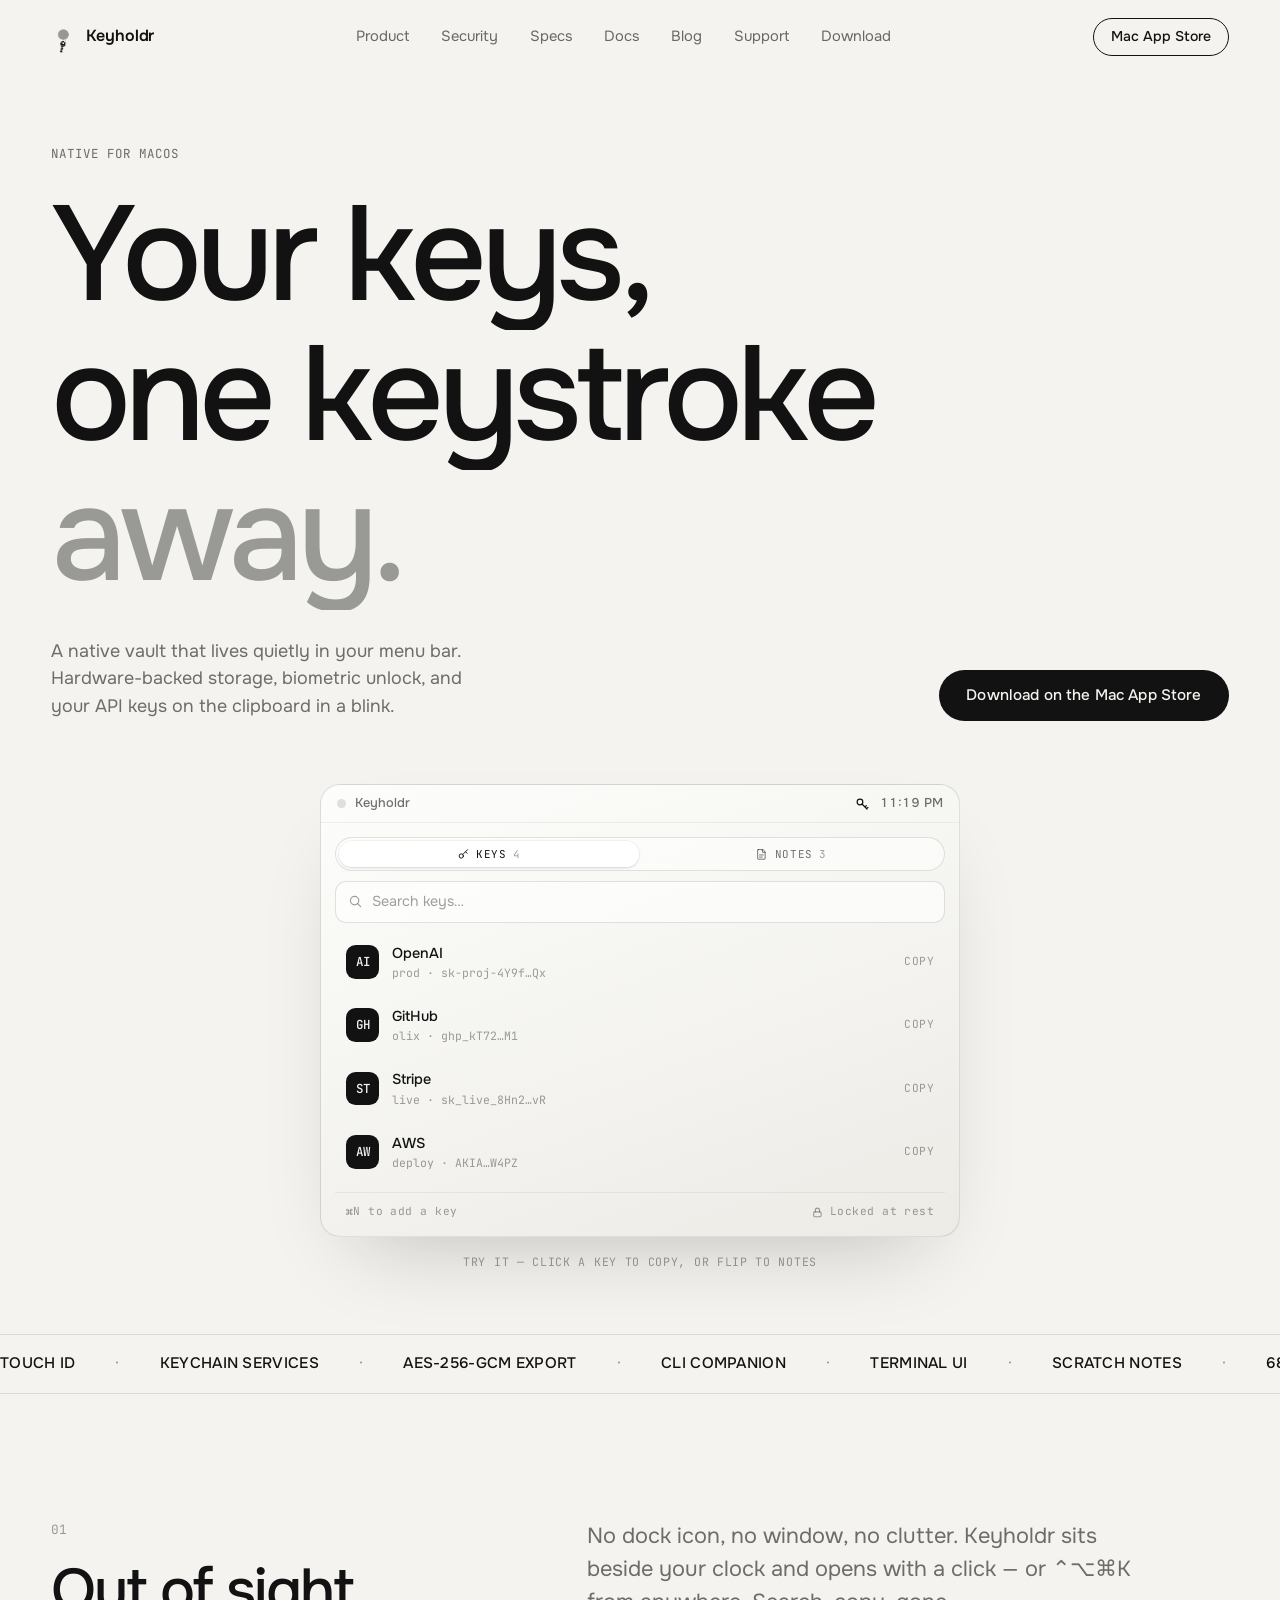
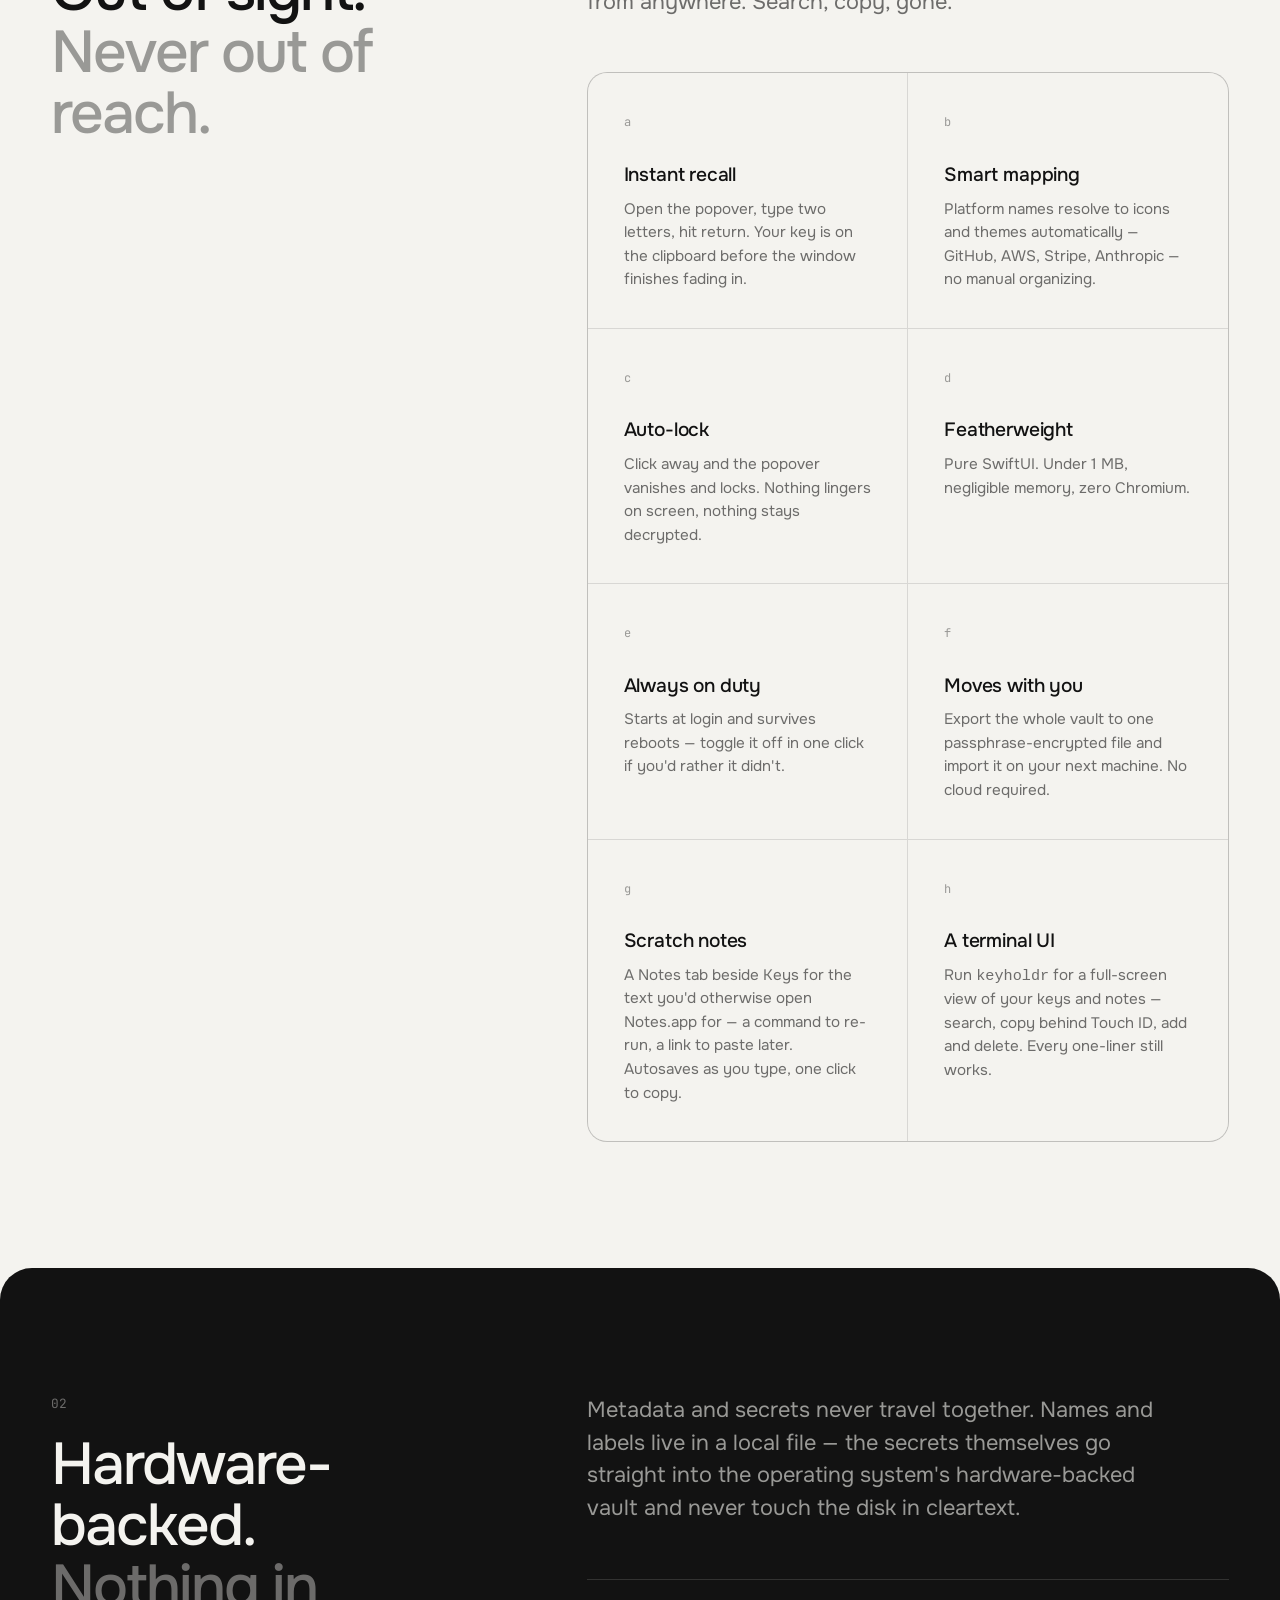
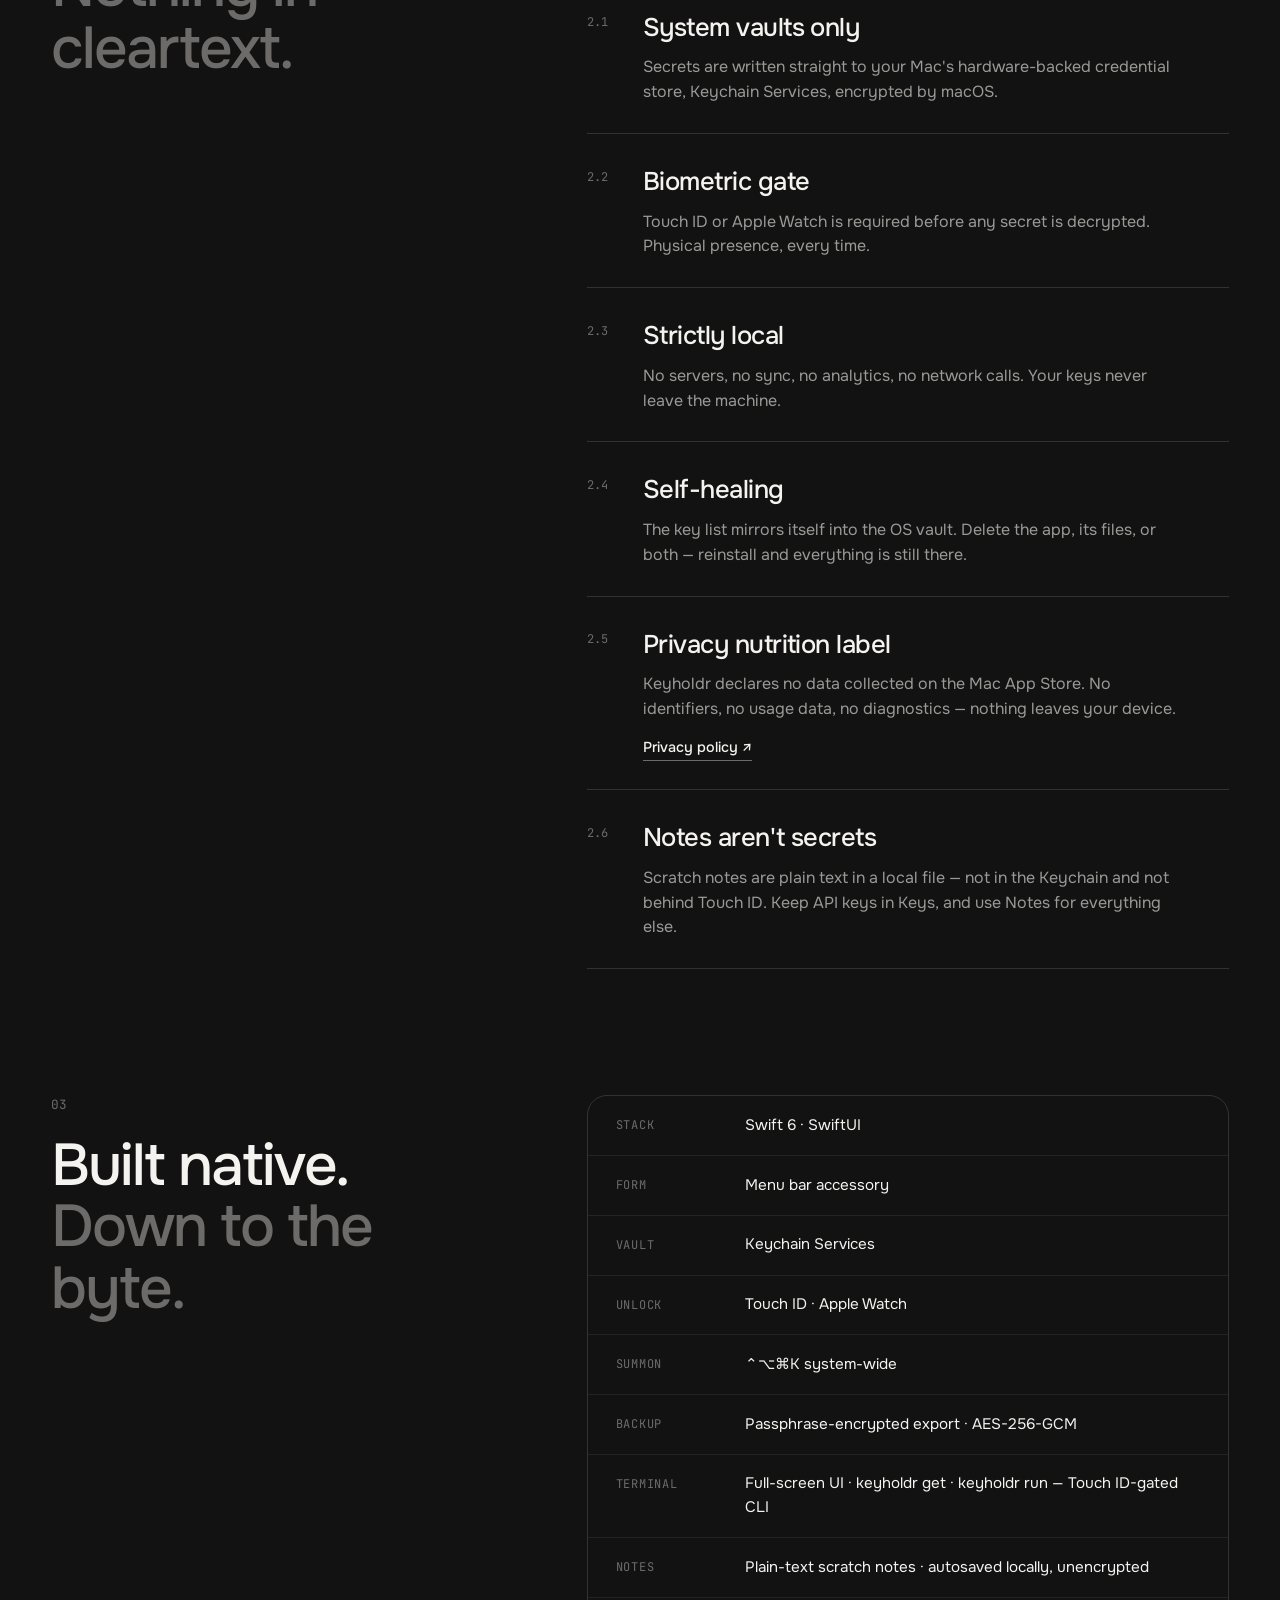
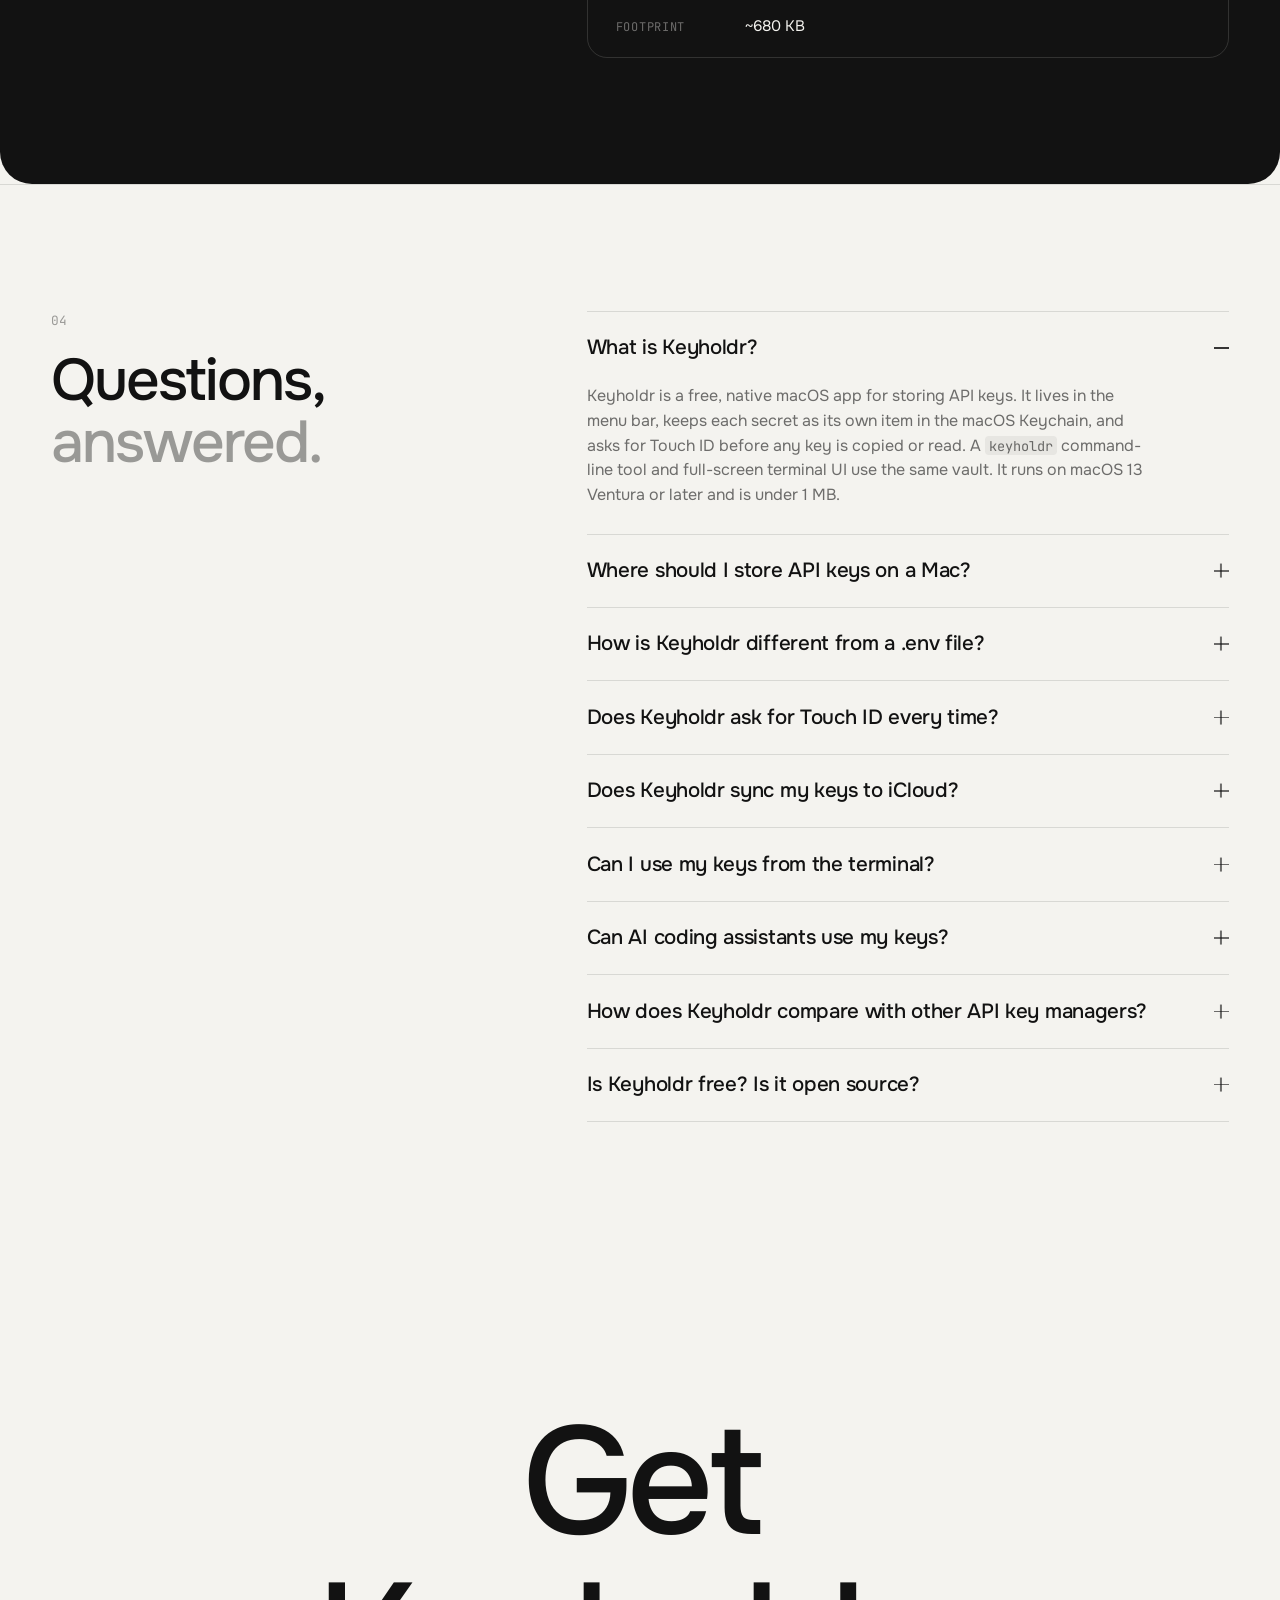
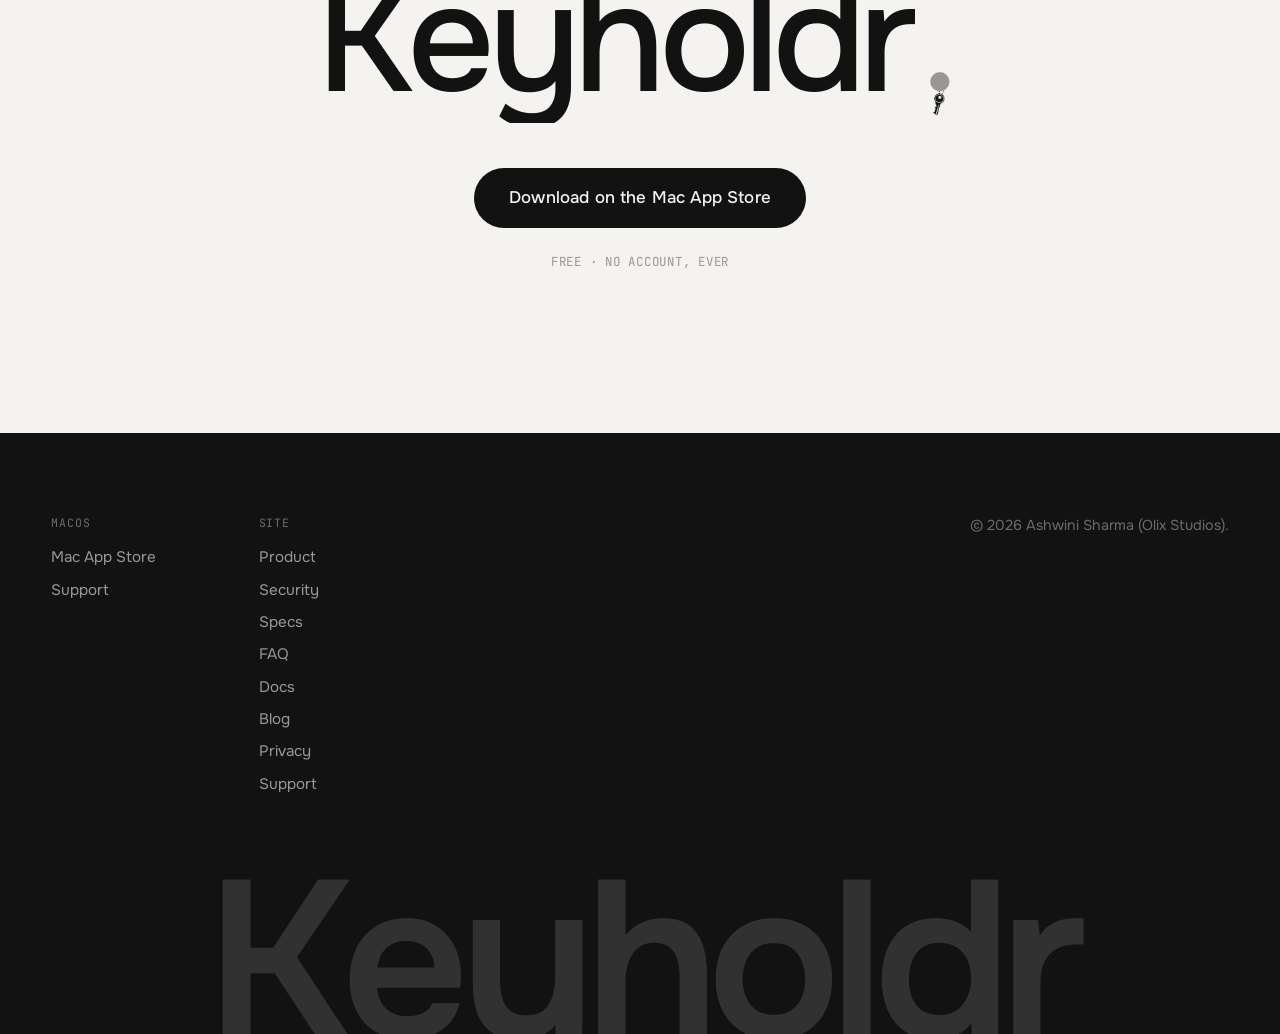
<file: index.html>
<!DOCTYPE html>
<html lang="en">
<head>
  <meta charset="UTF-8">
  <meta name="viewport" content="width=device-width, initial-scale=1.0, viewport-fit=cover">
  <title>Keyholdr — API key manager for your Mac menu bar</title>
  <meta name="description" content="Keyholdr is a native API key manager in your Mac menu bar: Keychain storage, Touch ID unlock, a CLI and a terminal UI. Under 1 MB, no Electron.">
  <meta name="robots" content="index, follow, max-image-preview:large, max-snippet:-1, max-video-preview:-1">
  <meta name="google-site-verification" content="bmbmaG-ClR32AH-q8QSu_4joDrpqce-UDMIFxuFgNpc">
  <meta name="msvalidate.01" content="1306FAF1888D8E892ACF355210EEB802">
  <link rel="alternate" type="application/rss+xml" title="Keyholdr blog" href="https://keyholdr.dev/blog/feed.xml">
  <link rel="canonical" href="https://keyholdr.dev/">
  <meta name="theme-color" content="#f4f3ef">

  <link rel="icon" type="image/svg+xml" href="favicon.svg">
  <link rel="icon" type="image/png" sizes="48x48" href="favicon-48.png">
  <link rel="apple-touch-icon" href="apple-touch-icon.png">

  <link rel="preconnect" href="https://fonts.googleapis.com">
  <link rel="preconnect" href="https://fonts.gstatic.com" crossorigin>
  <link href="https://fonts.googleapis.com/css2?family=Onest:wght@400;500;600&family=JetBrains+Mono:wght@400;500&display=swap" rel="stylesheet">

  <link rel="stylesheet" href="index.css">

  <meta property="og:type" content="website">
  <meta property="og:site_name" content="Keyholdr">
  <meta property="og:locale" content="en_US">
  <meta property="og:url" content="https://keyholdr.dev/">
  <meta property="og:title" content="Keyholdr — API key manager for your Mac menu bar">
  <meta property="og:description" content="A native, hardware-secured vault for your API keys, living in your Mac menu bar.">
  <meta property="og:image" content="https://keyholdr.dev/og-image.png">
  <meta property="og:image:width" content="1200">
  <meta property="og:image:height" content="630">
  <meta property="og:image:alt" content="Keyholdr: a native API key manager in the macOS menu bar.">

  <meta name="twitter:card" content="summary_large_image">
  <meta name="twitter:title" content="Keyholdr — API key manager for your Mac menu bar">
  <meta name="twitter:description" content="A native vault for API keys on macOS. Hardware-backed, Touch ID unlock, strictly local.">
  <meta name="twitter:image" content="https://keyholdr.dev/og-image.png">

  <script type="application/ld+json">
  {
    "@context": "https://schema.org",
    "@graph": [
      {
        "@type": "WebSite",
        "@id": "https://keyholdr.dev/#website",
        "name": "Keyholdr",
        "url": "https://keyholdr.dev/",
        "inLanguage": "en",
        "description": "A native API key manager for the macOS menu bar."
      },
      {
        "@type": "SoftwareApplication",
        "@id": "https://keyholdr.dev/#app",
        "name": "Keyholdr",
        "url": "https://keyholdr.dev/",
        "description": "A native API key manager that lives in the macOS menu bar. Keychain-backed storage, Touch ID unlock, a CLI and a full-screen terminal UI, and scratch notes. Under 1 MB, no Electron.",
        "applicationCategory": "DeveloperApplication",
        "applicationSubCategory": "API key manager",
        "operatingSystem": "macOS",
        "image": "https://keyholdr.dev/og-image.png",
        "offers": {
          "@type": "Offer",
          "price": "0",
          "priceCurrency": "USD"
        },
        "downloadUrl": "https://apps.apple.com/in/app/keyholdr/id6789253781?mt=12",
        "featureList": [
          "Lives in the macOS menu bar",
          "Secrets in the macOS Keychain",
          "Touch ID and Apple Watch unlock",
          "Global shortcut to search and copy a key",
          "Auto-lock when the popover closes",
          "Passphrase-encrypted (AES-256-GCM) export and import",
          "Command-line companion and full-screen terminal UI",
          "Scratch notes",
          "Under 1 MB, no Electron"
        ],
        "sameAs": [
          "https://apps.apple.com/in/app/keyholdr/id6789253781?mt=12",
          "https://github.com/OlixIgnacious/keyholdr"
        ],
        "author": {
          "@type": "Organization",
          "name": "Olix Studios",
          "url": "https://github.com/OlixIgnacious"
        }
      },
      {
        "@type": "FAQPage",
        "@id": "https://keyholdr.dev/#faq",
        "mainEntity": [
          {
            "@type": "Question",
            "name": "What is Keyholdr?",
            "acceptedAnswer": {
              "@type": "Answer",
              "text": "Keyholdr is a free, native macOS app for storing API keys. It lives in the menu bar, keeps each secret as its own item in the macOS Keychain, and asks for Touch ID before any key is copied or read. A keyholdr command-line tool and full-screen terminal UI use the same vault. It runs on macOS 13 Ventura or later and is under 1 MB."
            }
          },
          {
            "@type": "Question",
            "name": "Where should I store API keys on a Mac?",
            "acceptedAnswer": {
              "@type": "Answer",
              "text": "In the macOS Keychain, not in ~/.zshrc, a .env file or a notes app. The Keychain encrypts items on disk and can require Touch ID before releasing one. Then pass a key only to the command that needs it, for example keyholdr run -e OPENAI_API_KEY=openai -- npm start. The full guide covers each option."
            }
          },
          {
            "@type": "Question",
            "name": "How is Keyholdr different from a .env file?",
            "acceptedAnswer": {
              "@type": "Answer",
              "text": "A .env file is plain text that any program running as you can read, and it is easy to commit, copy into a Docker image or sync by accident. With Keyholdr the secret stays encrypted in the Keychain and is handed only to the command you run, after Touch ID. If a tool insists on a .env file, keyholdr env --dotenv prints one on demand."
            }
          },
          {
            "@type": "Question",
            "name": "Does Keyholdr ask for Touch ID every time?",
            "acceptedAnswer": {
              "@type": "Answer",
              "text": "Yes. Every copy, every reveal and every terminal read asks for Touch ID. Macs without Touch ID use Apple Watch or your login password instead. The popover locks again as soon as you click away."
            }
          },
          {
            "@type": "Question",
            "name": "Does Keyholdr sync my keys to iCloud?",
            "acceptedAnswer": {
              "@type": "Answer",
              "text": "No. Keyholdr makes no network connections, and keys are never sent to iCloud or any server. To move to a new Mac, export the vault to one passphrase-encrypted file (PBKDF2-SHA256, then AES-256-GCM) and import it there."
            }
          },
          {
            "@type": "Question",
            "name": "Can I use my keys from the terminal?",
            "acceptedAnswer": {
              "@type": "Answer",
              "text": "Yes. keyholdr run injects keys into one command as environment variables, keyholdr env loads them into the current shell, keyholdr get prints one, and bare keyholdr opens a full-screen terminal UI. The Mac App Store version is sandboxed, so for the terminal install the Homebrew build: brew install --cask olixignacious/tap/keyholdr. See the CLI reference."
            }
          },
          {
            "@type": "Question",
            "name": "Can AI coding assistants use my keys?",
            "acceptedAnswer": {
              "@type": "Answer",
              "text": "Yes, through a small MCP bridge that calls the keyholdr command for Claude Desktop, Claude Code and other MCP clients. Every request still shows a Touch ID prompt on your Mac, and nothing gets pasted into a config file or a chat."
            }
          },
          {
            "@type": "Question",
            "name": "How does Keyholdr compare with other API key managers?",
            "acceptedAnswer": {
              "@type": "Answer",
              "text": "Keyholdr is free, works in both the menu bar and the terminal, asks for Touch ID on every read and runs on macOS 13. It doesn't sync between Macs, import .env files or clear the clipboard. The comparison with Fidelius, EnvVault, 1Password CLI and others covers which one fits which workflow."
            }
          },
          {
            "@type": "Question",
            "name": "Is Keyholdr free? Is it open source?",
            "acceptedAnswer": {
              "@type": "Answer",
              "text": "Keyholdr is free, with no account. Its source code is public on GitHub under a non-commercial licence: you can read, build and modify it for personal use, but it is not an OSI open-source licence."
            }
          }
        ]
      }
    ]
  }
  </script>
</head>
<body data-theme="light">

  <!-- ============ Header ============ -->
  <header class="site-header" id="site-header">
    <a class="brand" href="#top" aria-label="Keyholdr home">
      <img class="brand-mark" src="key-balloon.gif" alt="" aria-hidden="true">
      <span class="brand-name">Keyholdr</span>
    </a>
    <nav class="site-nav" aria-label="Primary">
      <a href="#product">Product</a>
      <a href="#security">Security</a>
      <a href="#specs">Specs</a>
      <a href="docs.html">Docs</a>
      <a href="blog/">Blog</a>
      <a href="support.html">Support</a>
      <a href="#download">Download</a>
    </nav>
    <a class="header-cta" href="https://apps.apple.com/in/app/keyholdr/id6789253781?mt=12" target="_blank" rel="noopener">Mac App Store</a>
  </header>

  <main id="top">

    <!-- ============ Hero ============ -->
    <section class="hero" data-section-theme="light">
      <div class="hero-inner">
        <p class="eyebrow reveal">Native for macOS</p><!-- WINDOWS-HIDDEN (restore at launch): <p class="eyebrow reveal">Native macOS &amp; Windows</p> -->
        <h1 class="hero-title">
          <span class="line-mask"><span class="line">Your keys,</span></span>
          <span class="line-mask"><span class="line">one keystroke</span></span>
          <span class="line-mask"><span class="line muted">away.</span></span>
        </h1>
        <div class="hero-foot reveal">
          <p class="hero-sub">
            A native vault that lives quietly in your menu bar.
            Hardware-backed storage, biometric unlock, and your
            API&nbsp;keys on the clipboard in a blink.
          </p>
          <div class="hero-actions">
            <a class="btn btn-solid" href="https://apps.apple.com/in/app/keyholdr/id6789253781?mt=12" target="_blank" rel="noopener">Download on the Mac App Store</a>
<!-- WINDOWS-HIDDEN (restore at launch):
            <details class="dl-menu">
              <summary class="btn btn-ghost">Download for Windows <span class="dl-caret">▾</span></summary>
              <div class="dl-pop" role="menu">
                <a class="dl-row" role="menuitem" href="https://github.com/OlixIgnacious/keyholdr-windows/releases/latest" target="_blank" rel="noopener">
                  <span class="dl-row-title">Direct download</span>
                  <span class="dl-row-sub">Keyholdr-windows.zip · GitHub Releases</span>
                </a>
              </div>
            </details>
-->
          </div>
        </div>
      </div>

      <!-- Live popover demo -->
      <div class="hero-demo reveal" aria-label="Interactive preview of the Keyholdr popover">
        <div class="demo-window" id="demo-window">
          <div class="demo-menubar">
            <div class="demo-menubar-left">
              <span class="demo-dot"></span>
              <span>Keyholdr</span>
            </div>
            <div class="demo-menubar-right">
              <svg class="demo-tray-key" viewBox="0 0 24 24" fill="none" stroke="currentColor" stroke-width="1.8" stroke-linecap="round" stroke-linejoin="round" aria-hidden="true">
                <circle cx="9" cy="9" r="4.25"/>
                <path d="M12 12l7.5 7.5M16.5 16.5l2-2M19 19l2-2"/>
              </svg>
              <span id="demo-clock">9:41</span>
            </div>
          </div>
          <div class="demo-popover">
            <div class="demo-tabs" role="tablist" aria-label="Keyholdr sections">
              <button class="demo-tab" role="tab" id="demo-tab-keys" aria-selected="true" aria-controls="demo-list" type="button">
                <svg viewBox="0 0 24 24" fill="none" stroke="currentColor" stroke-width="1.8" stroke-linecap="round" stroke-linejoin="round" aria-hidden="true"><circle cx="8" cy="15" r="4"/><path d="M11 12l9-9M16 7l3 3"/></svg>
                Keys <span class="demo-tab-count" id="demo-count-keys">4</span>
              </button>
              <button class="demo-tab" role="tab" id="demo-tab-notes" aria-selected="false" aria-controls="demo-list" type="button">
                <svg viewBox="0 0 24 24" fill="none" stroke="currentColor" stroke-width="1.8" stroke-linecap="round" stroke-linejoin="round" aria-hidden="true"><path d="M6 3h9l4 4v13a1 1 0 0 1-1 1H6a1 1 0 0 1-1-1V4a1 1 0 0 1 1-1z"/><path d="M14 3v5h5M8.5 13h7M8.5 17h5"/></svg>
                Notes <span class="demo-tab-count" id="demo-count-notes">3</span>
              </button>
            </div>
            <div class="demo-search">
              <svg viewBox="0 0 24 24" fill="none" stroke="currentColor" stroke-width="2" stroke-linecap="round" aria-hidden="true"><circle cx="11" cy="11" r="7"/><path d="M21 21l-4.5-4.5"/></svg>
              <input id="demo-search-input" type="text" placeholder="Search keys…" autocomplete="off" spellcheck="false" aria-label="Search">
            </div>
            <ul class="demo-list" id="demo-list"></ul>
            <div class="demo-footer">
              <span id="demo-footer-hint">⌘N to add a key</span>
              <span class="demo-lock">
                <svg viewBox="0 0 24 24" fill="none" stroke="currentColor" stroke-width="2" stroke-linecap="round" stroke-linejoin="round" aria-hidden="true"><rect x="5" y="11" width="14" height="9" rx="2"/><path id="demo-lock-shackle" d="M8 11V8a4 4 0 0 1 8 0v3"/></svg>
                <span id="demo-lock-text">Locked at rest</span>
              </span>
            </div>
            <div class="demo-bio" id="demo-bio" aria-hidden="true">
              <svg viewBox="0 0 100 100" class="demo-bio-print" aria-hidden="true">
                <path d="M 50,18 A 32,32 0 0,1 82,50 M 50,26 A 24,24 0 0,1 74,50 M 50,34 A 16,16 0 0,1 66,50 M 50,42 A 8,8 0 0,1 58,50 M 50,50 A 8,8 0 0,0 42,50 M 50,50 A 16,16 0 0,0 34,50 M 50,50 A 24,24 0 0,0 26,50 M 50,50 A 32,32 0 0,0 18,50" fill="none" stroke="currentColor" stroke-width="4" stroke-linecap="round"/>
              </svg>
              <span id="demo-bio-text">Touch ID</span>
            </div>
          </div>
        </div>
        <p class="demo-hint">Try it — click a key to copy, or flip to Notes</p>
      </div>
    </section>

    <!-- ============ Ticker ============ -->
    <div class="ticker" data-section-theme="light" aria-hidden="true">
      <div class="ticker-track" id="ticker-track">
        <span>Touch ID</span><i>·</i>
        <span>Keychain Services</span><i>·</i>
        <span>AES-256-GCM export</span><i>·</i>
        <span>CLI companion</span><i>·</i>
        <span>Terminal UI</span><i>·</i>
        <span>Scratch notes</span><i>·</i>
        <span>680 KB</span><i>·</i>
        <span>Zero Electron</span><i>·</i>
        <span>100% native</span><i>·</i>
        <span>Mac App Store</span><i>·</i>
      </div>
    </div>

    <!-- ============ 01 Product ============ -->
    <section class="section" id="product" data-section-theme="light">
      <header class="section-head">
        <span class="index reveal">01</span>
        <h2 class="reveal">Out of sight.<br><em>Never out of reach.</em></h2>
      </header>
      <div class="section-body">
        <p class="lede reveal">
          No dock icon, no window, no clutter. Keyholdr sits beside your clock
          and opens with a click — or ⌃⌥⌘K from anywhere. Search, copy, gone.
        </p>
        <div class="feature-grid">
          <article class="feature reveal">
            <span class="feature-no">a</span>
            <h3>Instant recall</h3>
            <p>Open the popover, type two letters, hit return. Your key is on the clipboard before the window finishes fading in.</p>
          </article>
          <article class="feature reveal">
            <span class="feature-no">b</span>
            <h3>Smart mapping</h3>
            <p>Platform names resolve to icons and themes automatically — GitHub, AWS, Stripe, Anthropic — no manual organizing.</p>
          </article>
          <article class="feature reveal">
            <span class="feature-no">c</span>
            <h3>Auto-lock</h3>
            <p>Click away and the popover vanishes and locks. Nothing lingers on screen, nothing stays decrypted.</p>
          </article>
          <article class="feature reveal">
            <span class="feature-no">d</span>
            <h3>Featherweight</h3>
            <p>Pure SwiftUI. Under 1 MB, negligible memory, zero Chromium.</p>
          </article>
          <article class="feature reveal">
            <span class="feature-no">e</span>
            <h3>Always on duty</h3>
            <p>Starts at login and survives reboots — toggle it off in one click if you'd rather it didn't.</p>
          </article>
          <article class="feature reveal">
            <span class="feature-no">f</span>
            <h3>Moves with you</h3>
            <p>Export the whole vault to one passphrase-encrypted file and import it on your next machine. No cloud required.</p>
          </article>
          <article class="feature reveal">
            <span class="feature-no">g</span>
            <h3>Scratch notes</h3>
            <p>A Notes tab beside Keys for the text you'd otherwise open Notes.app for — a command to re-run, a link to paste later. Autosaves as you type, one click to copy.</p>
          </article>
          <article class="feature reveal">
            <span class="feature-no">h</span>
            <h3>A terminal UI</h3>
            <p>Run <code>keyholdr</code> for a full-screen view of your keys and notes — search, copy behind Touch ID, add and delete. Every one-liner still works.</p>
          </article>
        </div>
      </div>
    </section>

    <!-- ============ 02 Security (dark) ============ -->
    <section class="section section-dark" id="security" data-section-theme="dark">
      <header class="section-head">
        <span class="index reveal">02</span>
        <h2 class="reveal">Hardware-backed.<br><em>Nothing in cleartext.</em></h2>
      </header>
      <div class="section-body">
        <p class="lede reveal">
          Metadata and secrets never travel together. Names and labels live in a
          local file — the secrets themselves go straight into the operating
          system's hardware-backed vault and never touch the disk in cleartext.
        </p>
        <ul class="ledger">
          <li class="ledger-row reveal">
            <span class="ledger-no">2.1</span>
            <h3>System vaults only</h3>
            <p>Secrets are written straight to your Mac's hardware-backed credential store, Keychain Services, encrypted by macOS.</p><!-- WINDOWS-HIDDEN (restore at launch): <p>Secrets are written straight to your OS's hardware-backed credential store — macOS Keychain Services or Windows Credential Manager — encrypted by the OS.</p> -->
          </li>
          <li class="ledger-row reveal">
            <span class="ledger-no">2.2</span>
            <h3>Biometric gate</h3>
            <p>Touch ID or Apple Watch is required before any secret is decrypted. Physical presence, every time.</p><!-- WINDOWS-HIDDEN (restore at launch): <p>Touch ID, Apple Watch, or Windows Hello is required before any secret is decrypted. Physical presence, every time.</p> -->
          </li>
          <li class="ledger-row reveal">
            <span class="ledger-no">2.3</span>
            <h3>Strictly local</h3>
            <p>No servers, no sync, no analytics, no network calls. Your keys never leave the machine.</p>
          </li>
          <li class="ledger-row reveal">
            <span class="ledger-no">2.4</span>
            <h3>Self-healing</h3>
            <p>The key list mirrors itself into the OS vault. Delete the app, its files, or both — reinstall and everything is still there.</p>
          </li>
          <li class="ledger-row reveal">
            <span class="ledger-no">2.5</span>
            <h3>Privacy nutrition label</h3>
            <p>Keyholdr declares no data collected on the Mac App Store. No identifiers, no usage data, no diagnostics — nothing leaves your device.</p>
            <div class="ledger-links">
              <a class="ledger-link" href="privacy.html">Privacy policy ↗</a>
            </div>
          </li>
          <li class="ledger-row reveal">
            <span class="ledger-no">2.6</span>
            <h3>Notes aren't secrets</h3>
            <p>Scratch notes are plain text in a local file — not in the Keychain and not behind Touch ID. Keep API keys in Keys, and use Notes for everything else.</p>
          </li>
        </ul>
      </div>
    </section>

    <!-- ============ 03 Specs (dark) ============ -->
    <section class="section section-dark" id="specs" data-section-theme="dark">
      <header class="section-head">
        <span class="index reveal">03</span>
        <h2 class="reveal">Built native.<br><em>Down to the byte.</em></h2>
      </header>
      <div class="section-body">
        <div class="specs reveal">
          <div class="specs-row">
            <span>Stack</span><span>Swift 6 · SwiftUI</span><!-- WINDOWS-HIDDEN (restore at launch): <span>Stack</span><span>Swift 6 · SwiftUI (macOS) · C# 12 · WPF (Windows)</span> -->
          </div>
          <div class="specs-row">
            <span>Form</span><span>Menu bar accessory</span><!-- WINDOWS-HIDDEN (restore at launch): <span>Form</span><span>Menu bar / system tray accessory</span> -->
          </div>
          <div class="specs-row">
            <span>Vault</span><span>Keychain Services</span><!-- WINDOWS-HIDDEN (restore at launch): <span>Vault</span><span>Keychain Services (macOS) · Credential Manager (Windows)</span> -->
          </div>
          <div class="specs-row">
            <span>Unlock</span><span>Touch ID · Apple Watch</span><!-- WINDOWS-HIDDEN (restore at launch): <span>Unlock</span><span>Touch ID · Apple Watch (macOS) · Windows Hello (Windows)</span> -->
          </div>
          <div class="specs-row">
            <span>Summon</span><span>⌃⌥⌘K system-wide</span><!-- WINDOWS-HIDDEN (restore at launch): <span>Summon</span><span>⌃⌥⌘K system-wide (macOS) · tray icon (Windows)</span> -->
          </div>
          <div class="specs-row">
            <span>Backup</span><span>Passphrase-encrypted export · AES-256-GCM</span><!-- WINDOWS-HIDDEN (restore at launch): <span>Backup</span><span>Passphrase-encrypted export · AES-256-GCM (macOS)</span> -->
          </div>
          <div class="specs-row">
            <span>Terminal</span><span>Full-screen UI · keyholdr get · keyholdr run — Touch ID-gated CLI</span><!-- WINDOWS-HIDDEN (restore at launch): <span>Terminal</span><span>Full-screen UI · keyholdr get · keyholdr run — Touch ID-gated CLI (macOS)</span> -->
          </div>
          <div class="specs-row">
            <span>Notes</span><span>Plain-text scratch notes · autosaved locally, unencrypted</span><!-- WINDOWS-HIDDEN (restore at launch): <span>Notes</span><span>Plain-text scratch notes · autosaved locally, unencrypted (macOS)</span> -->
          </div>
          <div class="specs-row">
            <span>Footprint</span><span>~680 KB</span><!-- WINDOWS-HIDDEN (restore at launch): <span>Footprint</span><span>~680 KB (macOS) · self-contained .exe (Windows)</span> -->
          </div>
        </div>
<!-- WINDOWS-HIDDEN (restore at launch):
        <p class="lede reveal" style="margin-top: 1.5rem;">
          The Windows app covers the core vault — tray popover, Credential
          Manager storage, and Windows Hello unlock. The export/backup format
          and CLI companion are macOS-only for now and are next up for Windows.
        </p>
-->
      </div>
    </section>

    <!-- ============ 04 FAQ ============ -->
    <!-- Keep the answers in step with the FAQPage JSON-LD in <head>. -->
    <section class="section" id="faq" data-section-theme="light">
      <header class="section-head">
        <span class="index reveal">04</span>
        <h2 class="reveal">Questions,<br><em>answered.</em></h2>
      </header>
      <div class="section-body">
        <div class="faq">
          <details class="faq-item reveal" open>
            <summary><h3>What is Keyholdr?</h3><span class="faq-mark" aria-hidden="true"></span></summary>
            <p>Keyholdr is a free, native macOS app for storing API keys. It lives in the menu bar, keeps each secret as its own item in the macOS Keychain, and asks for Touch ID before any key is copied or read. A <code>keyholdr</code> command-line tool and full-screen terminal UI use the same vault. It runs on macOS 13 Ventura or later and is under 1&nbsp;MB.</p>
          </details>
          <details class="faq-item reveal">
            <summary><h3>Where should I store API keys on a Mac?</h3><span class="faq-mark" aria-hidden="true"></span></summary>
            <p>In the macOS Keychain, not in <code>~/.zshrc</code>, a <code>.env</code> file or a notes app. The Keychain encrypts items on disk and can require Touch ID before releasing one. Then pass a key only to the command that needs it, for example <code>keyholdr run -e OPENAI_API_KEY=openai -- npm start</code>. The <a href="blog/where-to-store-api-keys-on-a-mac/">full guide</a> covers each option.</p>
          </details>
          <details class="faq-item reveal">
            <summary><h3>How is Keyholdr different from a .env file?</h3><span class="faq-mark" aria-hidden="true"></span></summary>
            <p>A <code>.env</code> file is plain text that any program running as you can read, and it is easy to commit, copy into a Docker image or sync by accident. With Keyholdr the secret stays encrypted in the Keychain and is handed only to the command you run, after Touch ID. If a tool insists on a <code>.env</code> file, <code>keyholdr env --dotenv</code> prints one on demand.</p>
          </details>
          <details class="faq-item reveal">
            <summary><h3>Does Keyholdr ask for Touch ID every time?</h3><span class="faq-mark" aria-hidden="true"></span></summary>
            <p>Yes. Every copy, every reveal and every terminal read asks for Touch ID. Macs without Touch ID use Apple Watch or your login password instead. The popover locks again as soon as you click away.</p>
          </details>
          <details class="faq-item reveal">
            <summary><h3>Does Keyholdr sync my keys to iCloud?</h3><span class="faq-mark" aria-hidden="true"></span></summary>
            <p>No. Keyholdr makes no network connections, and keys are never sent to iCloud or any server. To move to a new Mac, export the vault to one passphrase-encrypted file (PBKDF2-SHA256, then AES-256-GCM) and import it there.</p>
          </details>
          <details class="faq-item reveal">
            <summary><h3>Can I use my keys from the terminal?</h3><span class="faq-mark" aria-hidden="true"></span></summary>
            <p>Yes. <code>keyholdr run</code> injects keys into one command as environment variables, <code>keyholdr env</code> loads them into the current shell, <code>keyholdr get</code> prints one, and bare <code>keyholdr</code> opens a full-screen terminal UI. The Mac App Store version is sandboxed, so for the terminal install the Homebrew build: <code>brew install --cask olixignacious/tap/keyholdr</code>. See the <a href="docs.html#cli">CLI reference</a>.</p>
          </details>
          <details class="faq-item reveal">
            <summary><h3>Can AI coding assistants use my keys?</h3><span class="faq-mark" aria-hidden="true"></span></summary>
            <p>Yes, through a small <a href="docs.html#mcp">MCP bridge</a> that calls the <code>keyholdr</code> command for Claude Desktop, Claude Code and other MCP clients. Every request still shows a Touch ID prompt on your Mac, and nothing gets pasted into a config file or a chat.</p>
          </details>
          <details class="faq-item reveal">
            <summary><h3>How does Keyholdr compare with other API key managers?</h3><span class="faq-mark" aria-hidden="true"></span></summary>
            <p>Keyholdr is free, works in both the menu bar and the terminal, asks for Touch ID on every read and runs on macOS 13. It doesn't sync between Macs, import <code>.env</code> files or clear the clipboard. The <a href="blog/mac-api-key-managers-compared/">comparison with Fidelius, EnvVault, 1Password CLI and others</a> covers which one fits which workflow.</p>
          </details>
          <details class="faq-item reveal">
            <summary><h3>Is Keyholdr free? Is it open source?</h3><span class="faq-mark" aria-hidden="true"></span></summary>
            <p>Keyholdr is free, with no account. Its source code is public on <a href="https://github.com/OlixIgnacious/keyholdr" target="_blank" rel="noopener">GitHub</a> under a non-commercial licence: you can read, build and modify it for personal use, but it is not an OSI open-source licence.</p>
          </details>
        </div>
      </div>
    </section>

    <!-- ============ Download CTA ============ -->
    <section class="cta" id="download" data-section-theme="light">
      <h2 class="cta-title">
        <span class="line-mask"><span class="line">Get</span></span>
        <span class="line-mask"><span class="line">Keyholdr<img class="cta-dot" src="key-balloon.gif" alt="" aria-hidden="true"></span></span>
      </h2>
      <div class="cta-actions reveal">
        <a class="btn btn-solid btn-lg" href="https://apps.apple.com/in/app/keyholdr/id6789253781?mt=12" target="_blank" rel="noopener">Download on the Mac App Store</a>
<!-- WINDOWS-HIDDEN (restore at launch):
        <details class="dl-menu">
          <summary class="btn btn-ghost btn-lg">Download for Windows <span class="dl-caret">▾</span></summary>
          <div class="dl-pop" role="menu">
            <a class="dl-row" role="menuitem" href="https://github.com/OlixIgnacious/keyholdr-windows/releases/latest" target="_blank" rel="noopener">
              <span class="dl-row-title">Direct download</span>
              <span class="dl-row-sub">Keyholdr-windows.zip · GitHub Releases</span>
            </a>
          </div>
        </details>
-->
      </div>
      <p class="cta-note reveal">Free · no account, ever</p>
    </section>

  </main>

  <!-- ============ Footer ============ -->
  <footer class="footer" data-section-theme="dark">
    <div class="footer-top">
      <div class="footer-col">
        <span class="footer-label">macOS</span>
        <a href="https://apps.apple.com/in/app/keyholdr/id6789253781?mt=12" target="_blank" rel="noopener">Mac App Store</a>
        <a href="support.html">Support</a>
      </div>
<!-- WINDOWS-HIDDEN (restore at launch):
      <div class="footer-col">
        <span class="footer-label">Windows</span>
        <a href="https://github.com/OlixIgnacious/keyholdr-windows" target="_blank" rel="noopener">GitHub</a>
        <a href="https://github.com/OlixIgnacious/keyholdr-windows/releases" target="_blank" rel="noopener">Releases</a>
        <a href="https://github.com/OlixIgnacious/keyholdr-windows/issues" target="_blank" rel="noopener">Issues</a>
      </div>
-->
      <div class="footer-col">
        <span class="footer-label">Site</span>
        <a href="#product">Product</a>
        <a href="#security">Security</a>
        <a href="#specs">Specs</a>
        <a href="#faq">FAQ</a>
        <a href="docs.html">Docs</a>
        <a href="blog/">Blog</a>
        <a href="privacy.html">Privacy</a>
        <a href="support.html">Support</a>
      </div>
      <p class="footer-note">
        © 2026 Ashwini Sharma (Olix Studios).
      </p>
    </div>
    <div class="footer-wordmark" aria-hidden="true">Keyholdr</div>
  </footer>

  <script src="index.js"></script>
</body>
</html>
</file>
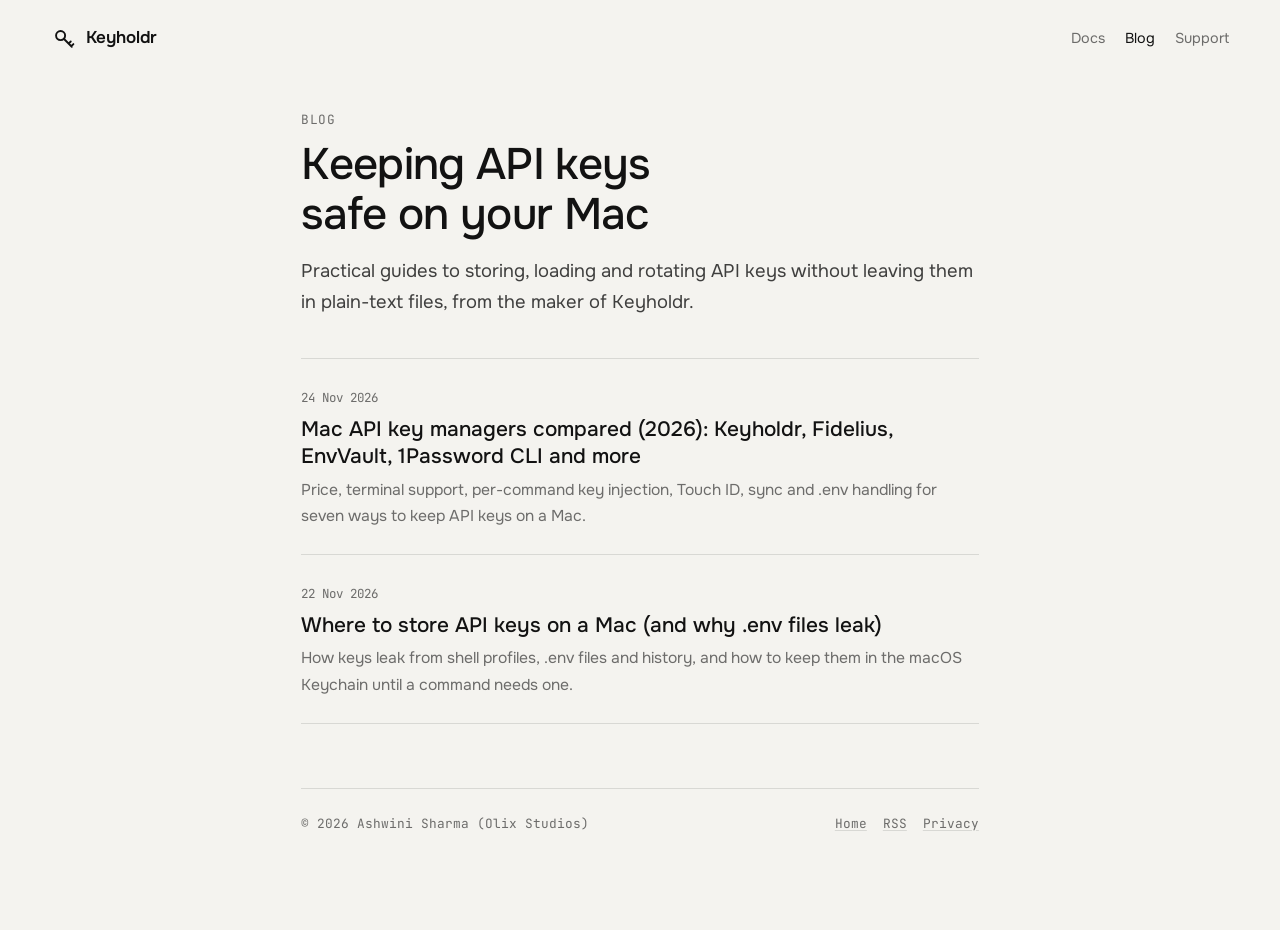
<file: blog/index.html>
<!DOCTYPE html>
<html lang="en">
<head>
  <meta charset="UTF-8">
  <meta name="viewport" content="width=device-width, initial-scale=1.0, viewport-fit=cover">
  <title>Keyholdr blog: API key security for developers on the Mac</title>
  <meta name="description" content="Practical guides to storing, loading and rotating API keys on a Mac: the macOS Keychain, .env files, shell secrets and Touch ID, from the maker of Keyholdr.">
  <meta name="robots" content="index, follow, max-image-preview:large, max-snippet:-1, max-video-preview:-1">
  <link rel="canonical" href="https://keyholdr.dev/blog/">
  <link rel="alternate" type="application/rss+xml" title="Keyholdr blog" href="https://keyholdr.dev/blog/feed.xml">
  <meta name="theme-color" content="#f4f3ef">

  <link rel="icon" type="image/svg+xml" href="../favicon.svg">
  <link rel="icon" type="image/png" sizes="48x48" href="../favicon-48.png">
  <link rel="apple-touch-icon" href="../apple-touch-icon.png">

  <link rel="preconnect" href="https://fonts.googleapis.com">
  <link rel="preconnect" href="https://fonts.gstatic.com" crossorigin>
  <link href="https://fonts.googleapis.com/css2?family=Onest:wght@400;500;600&family=JetBrains+Mono:wght@400;500&display=swap" rel="stylesheet">
  <link rel="stylesheet" href="blog.css">

  <meta property="og:type" content="website">
  <meta property="og:site_name" content="Keyholdr">
  <meta property="og:locale" content="en_US">
  <meta property="og:url" content="https://keyholdr.dev/blog/">
  <meta property="og:title" content="Keyholdr blog: API key security for developers on the Mac">
  <meta property="og:description" content="Practical guides to storing, loading and rotating API keys on a Mac.">
  <meta property="og:image" content="https://keyholdr.dev/og-image.png">
  <meta property="og:image:width" content="1200">
  <meta property="og:image:height" content="630">
  <meta property="og:image:alt" content="Keyholdr: a native API key manager in the macOS menu bar.">

  <meta name="twitter:card" content="summary_large_image">
  <meta name="twitter:title" content="Keyholdr blog: API key security for developers on the Mac">
  <meta name="twitter:description" content="Practical guides to storing, loading and rotating API keys on a Mac.">
  <meta name="twitter:image" content="https://keyholdr.dev/og-image.png">

  <script type="application/ld+json">
  {
    "@context": "https://schema.org",
    "@graph": [
      {
        "@type": "Blog",
        "name": "Keyholdr blog",
        "url": "https://keyholdr.dev/blog/",
        "publisher": { "@type": "Organization", "name": "Olix Studios" },
        "blogPost": [
          {
            "@type": "BlogPosting",
            "headline": "Mac API key managers compared (2026): Keyholdr, Fidelius, EnvVault, 1Password CLI and more",
            "url": "https://keyholdr.dev/blog/mac-api-key-managers-compared/",
            "datePublished": "2026-11-24",
            "author": { "@type": "Person", "name": "Ashwini Sharma" }
          },
          {
            "@type": "BlogPosting",
            "headline": "Where to store API keys on a Mac (and why .env files leak)",
            "url": "https://keyholdr.dev/blog/where-to-store-api-keys-on-a-mac/",
            "datePublished": "2026-11-22",
            "author": { "@type": "Person", "name": "Ashwini Sharma" }
          }
        ]
      },
      {
        "@type": "BreadcrumbList",
        "itemListElement": [
          { "@type": "ListItem", "position": 1, "name": "Keyholdr", "item": "https://keyholdr.dev/" },
          { "@type": "ListItem", "position": 2, "name": "Blog", "item": "https://keyholdr.dev/blog/" }
        ]
      }
    ]
  }
  </script>
</head>
<body>
  <header class="site-header">
    <a class="brand" href="../">
      <svg class="brand-mark" viewBox="0 0 24 24" fill="none" stroke="currentColor" stroke-width="1.8" stroke-linecap="round" stroke-linejoin="round" aria-hidden="true">
        <circle cx="9" cy="9" r="4.25"/>
        <path d="M12 12l7.5 7.5M16.5 16.5l2-2M19 19l2-2"/>
      </svg>
      <span>Keyholdr</span>
    </a>
    <nav class="site-nav" aria-label="Primary">
      <a href="../docs.html">Docs</a>
      <a href="./" aria-current="page">Blog</a>
      <a href="../support.html">Support</a>
    </nav>
  </header>

  <main>
    <p class="eyebrow">Blog</p>
    <h1>Keeping API keys safe on your Mac</h1>
    <p class="lede">Practical guides to storing, loading and rotating API keys without leaving them in plain-text files, from the maker of Keyholdr.</p>

    <!-- Newest first. When adding a post, also update feed.xml, sitemap.xml and sitemap.txt. -->
    <ul class="post-list">
      <li>
        <a href="mac-api-key-managers-compared/">
          <time datetime="2026-11-24">24 Nov 2026</time>
          <h2>Mac API key managers compared (2026): Keyholdr, Fidelius, EnvVault, 1Password CLI and more</h2>
          <p>Price, terminal support, per-command key injection, Touch ID, sync and .env handling for seven ways to keep API keys on a Mac.</p>
        </a>
      </li>
      <li>
        <a href="where-to-store-api-keys-on-a-mac/">
          <time datetime="2026-11-22">22 Nov 2026</time>
          <h2>Where to store API keys on a Mac (and why .env files leak)</h2>
          <p>How keys leak from shell profiles, .env files and history, and how to keep them in the macOS Keychain until a command needs one.</p>
        </a>
      </li>
    </ul>

    <footer>
      <span>© 2026 Ashwini Sharma (Olix Studios)</span>
      <nav aria-label="Site">
        <a href="../">Home</a>
        <a href="feed.xml">RSS</a>
        <a href="../privacy.html">Privacy</a>
      </nav>
    </footer>
  </main>
</body>
</html>
</file>
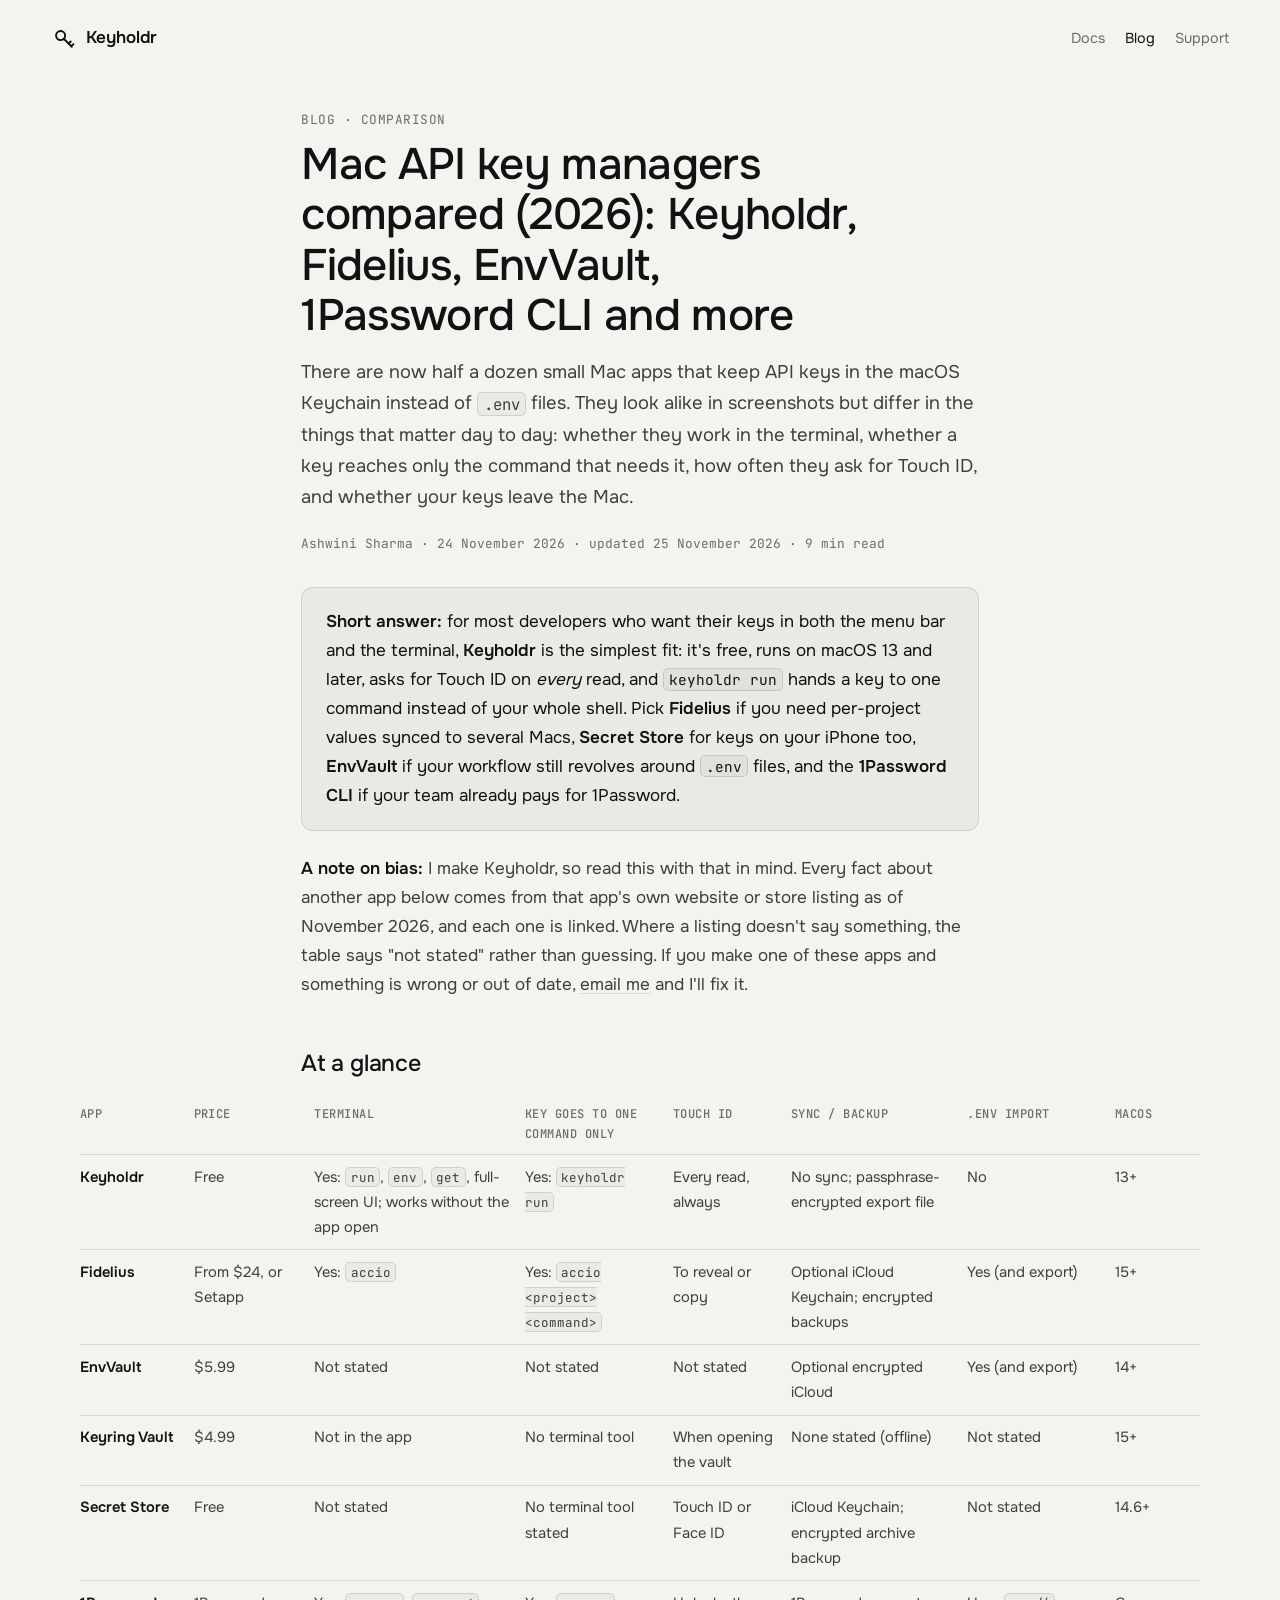
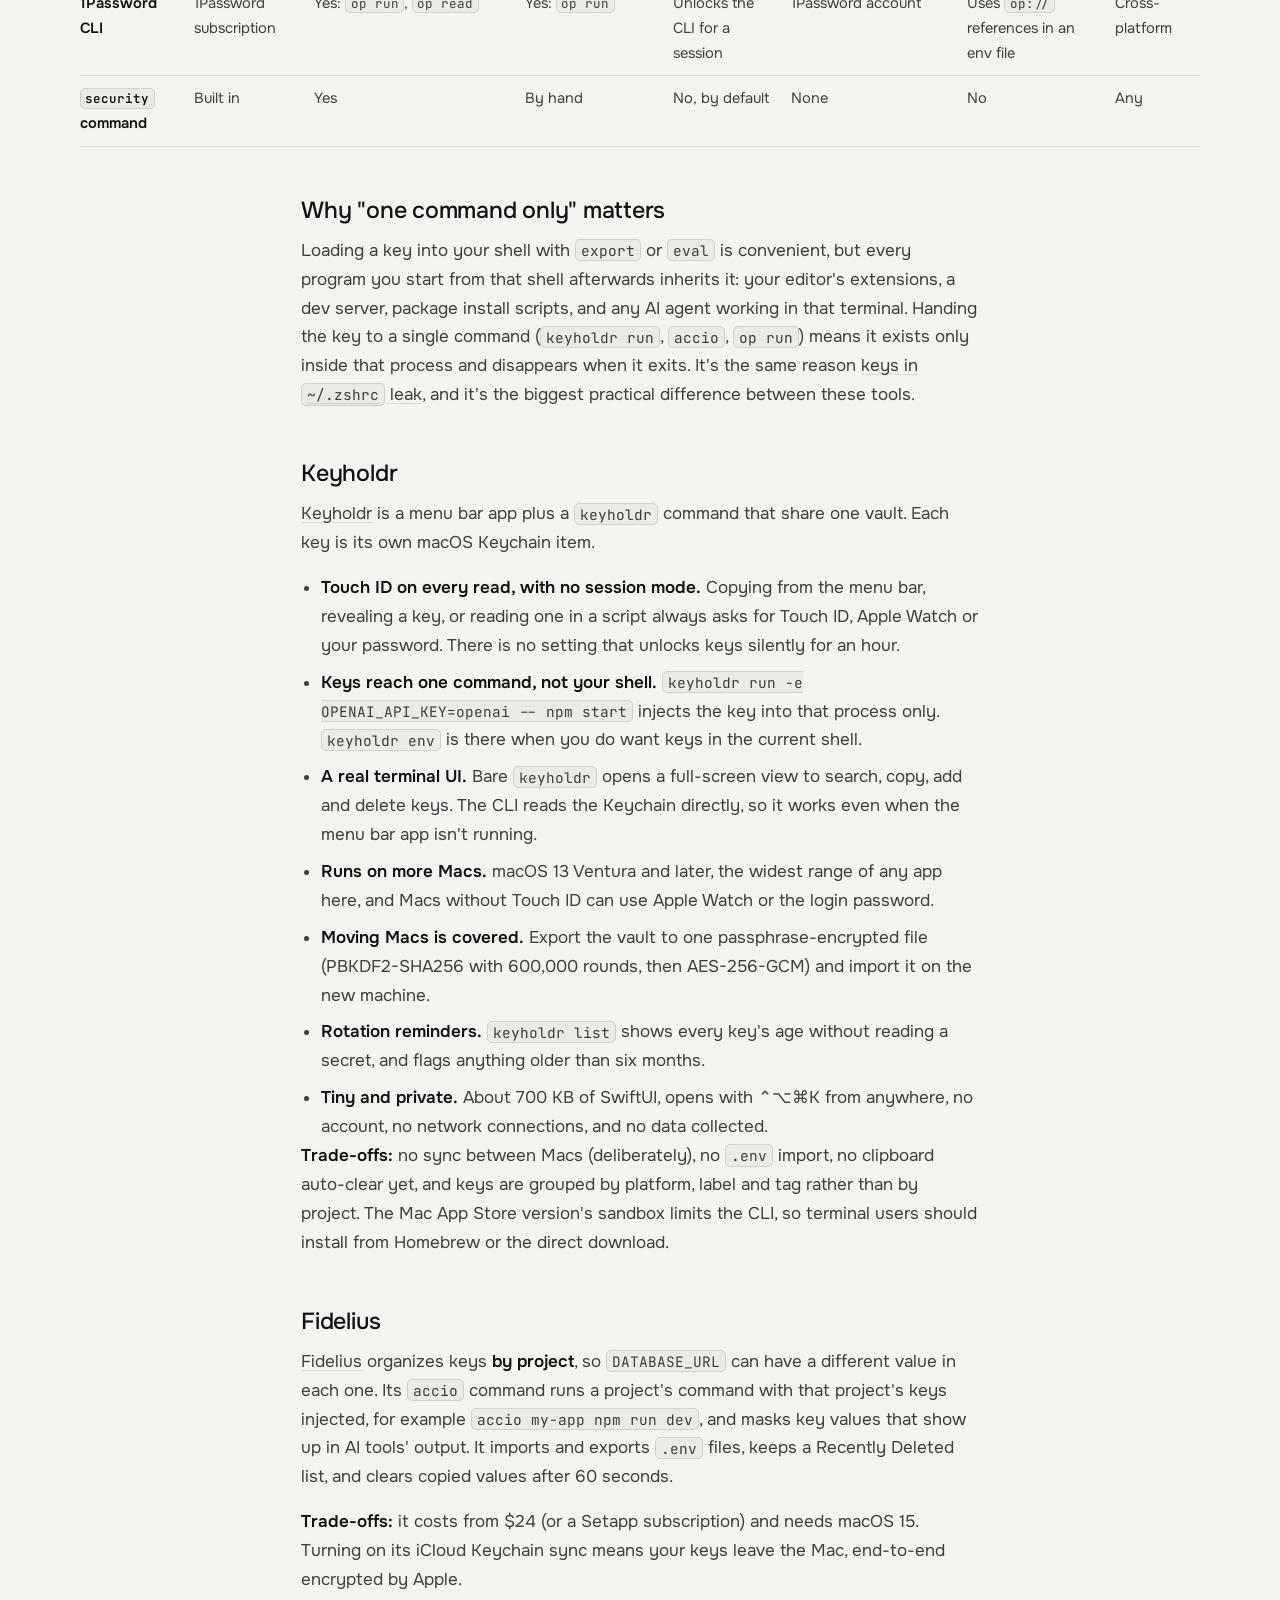
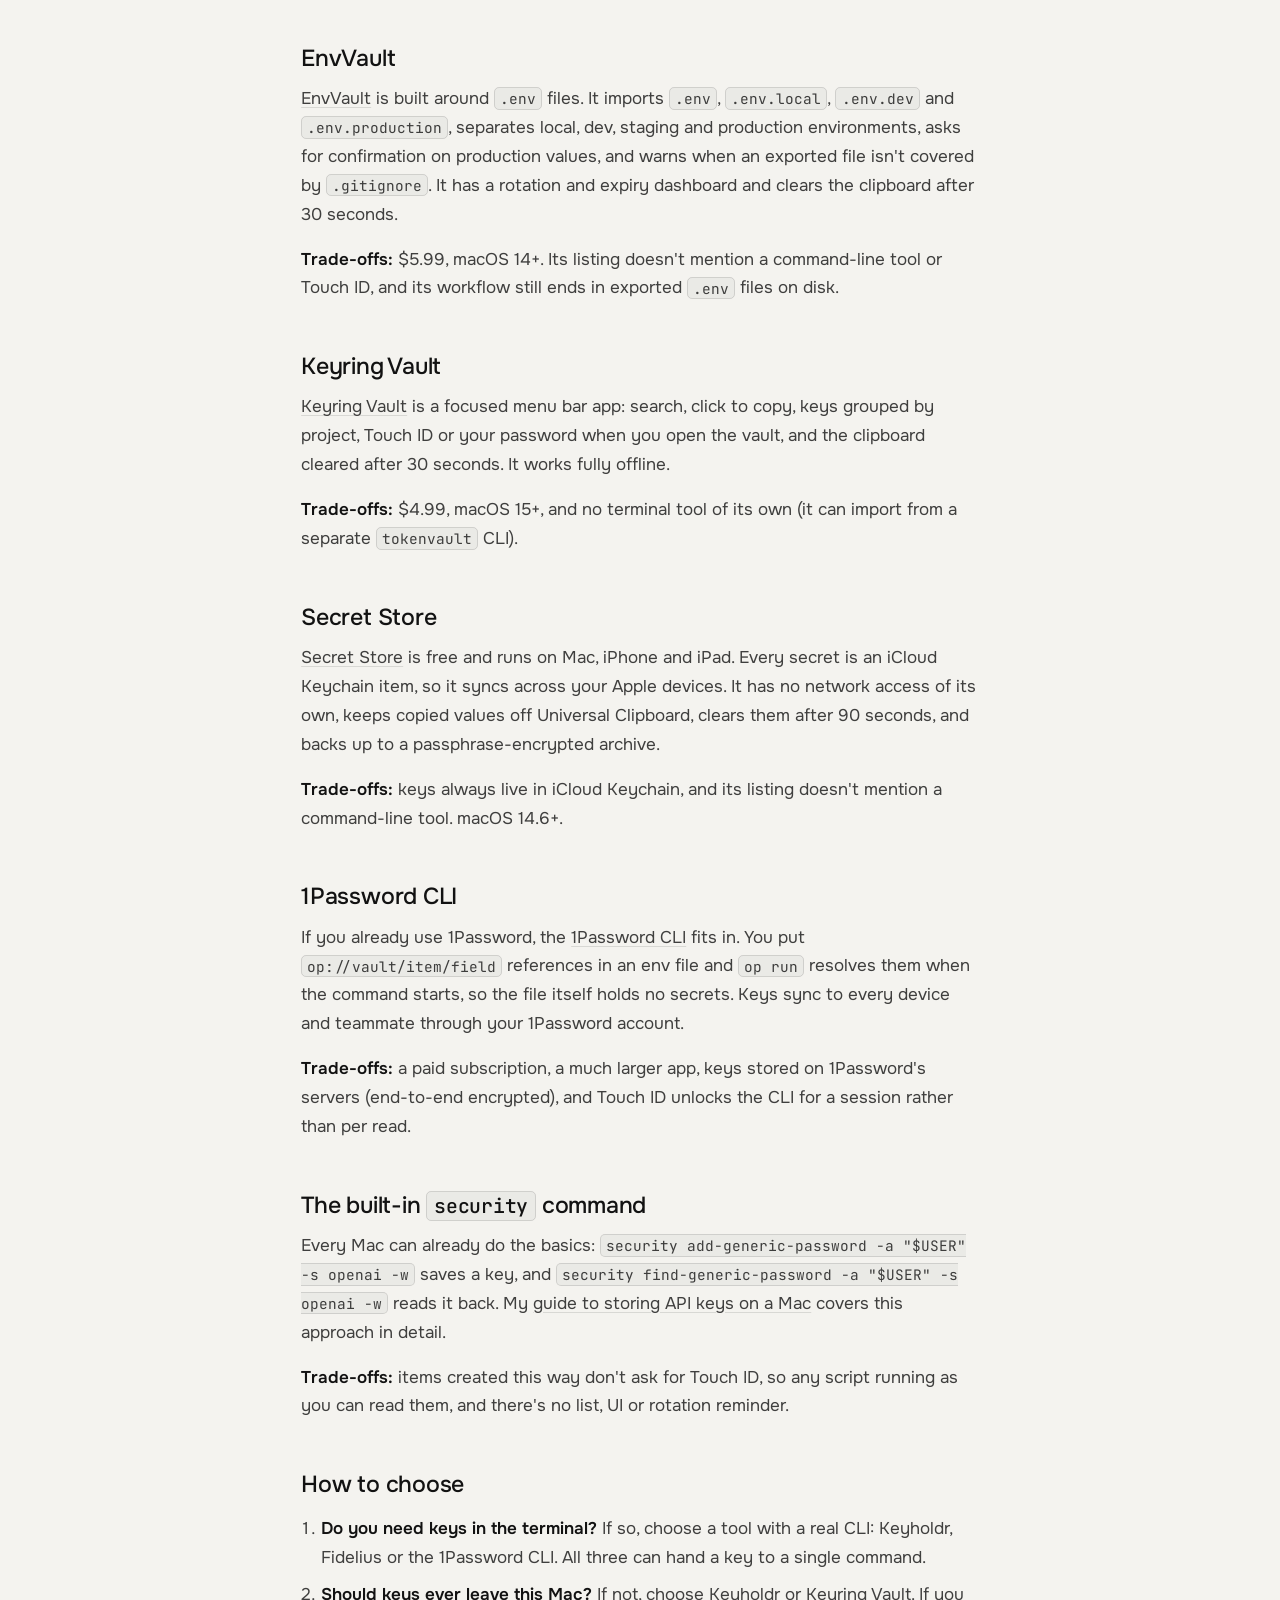
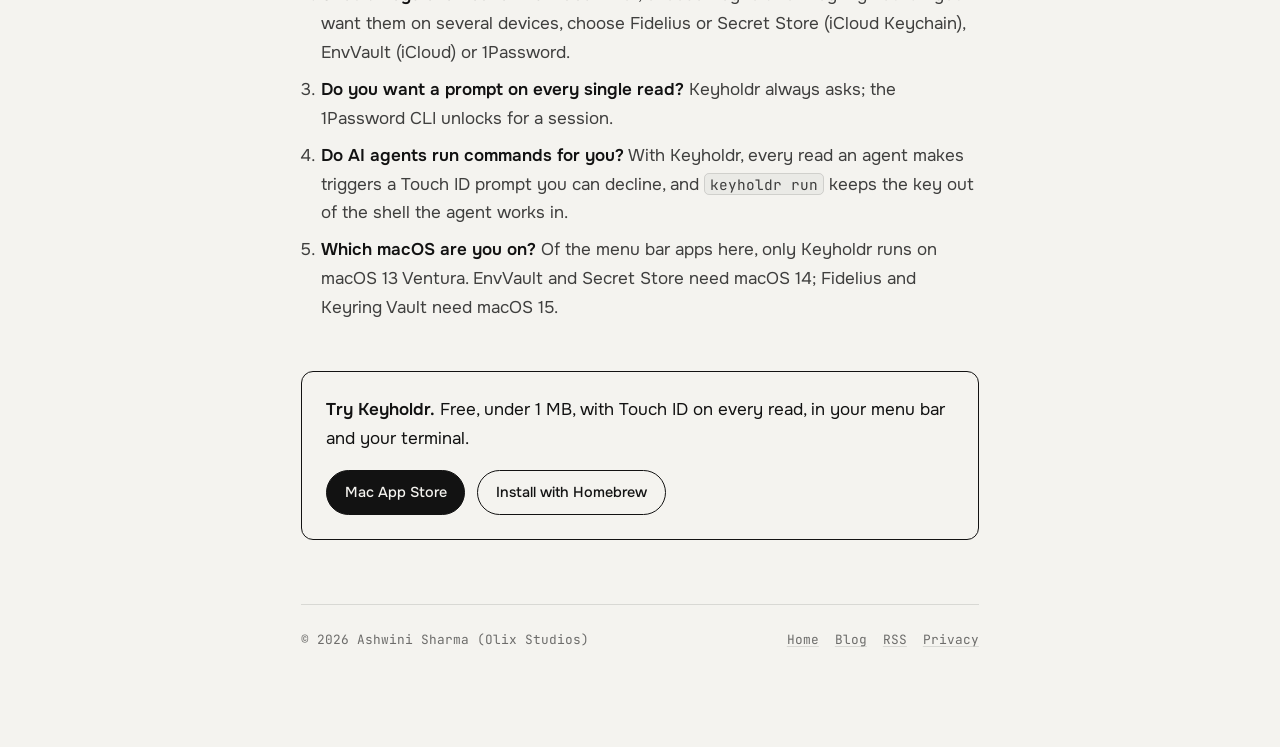
<file: blog/mac-api-key-managers-compared/index.html>
<!DOCTYPE html>
<html lang="en">
<head>
  <meta charset="UTF-8">
  <meta name="viewport" content="width=device-width, initial-scale=1.0, viewport-fit=cover">
  <title>Mac API key managers compared (2026): Keyholdr, Fidelius, EnvVault, 1Password CLI and more | Keyholdr</title>
  <meta name="description" content="API key managers for macOS compared for 2026: Keyholdr, Fidelius, EnvVault, Keyring Vault, Secret Store, 1Password CLI and the built-in security command. Price, terminal support, per-command key injection, Touch ID, sync and .env handling.">
  <meta name="author" content="Ashwini Sharma">
  <meta name="robots" content="index, follow, max-image-preview:large, max-snippet:-1, max-video-preview:-1">
  <link rel="canonical" href="https://keyholdr.dev/blog/mac-api-key-managers-compared/">
  <link rel="alternate" type="application/rss+xml" title="Keyholdr blog" href="https://keyholdr.dev/blog/feed.xml">
  <meta name="theme-color" content="#f4f3ef">

  <link rel="icon" type="image/svg+xml" href="../../favicon.svg">
  <link rel="icon" type="image/png" sizes="48x48" href="../../favicon-48.png">
  <link rel="apple-touch-icon" href="../../apple-touch-icon.png">

  <link rel="preconnect" href="https://fonts.googleapis.com">
  <link rel="preconnect" href="https://fonts.gstatic.com" crossorigin>
  <link href="https://fonts.googleapis.com/css2?family=Onest:wght@400;500;600&family=JetBrains+Mono:wght@400;500&display=swap" rel="stylesheet">
  <link rel="stylesheet" href="../blog.css">

  <meta property="og:type" content="article">
  <meta property="og:site_name" content="Keyholdr">
  <meta property="og:locale" content="en_US">
  <meta property="og:url" content="https://keyholdr.dev/blog/mac-api-key-managers-compared/">
  <meta property="og:title" content="Mac API key managers compared (2026)">
  <meta property="og:description" content="Keyholdr, Fidelius, EnvVault, Keyring Vault, Secret Store, 1Password CLI and the built-in security command, side by side.">
  <meta property="og:image" content="https://keyholdr.dev/og-image.png">
  <meta property="og:image:width" content="1200">
  <meta property="og:image:height" content="630">
  <meta property="og:image:alt" content="Keyholdr: a native API key manager in the macOS menu bar.">
  <meta property="article:published_time" content="2026-11-24">
  <meta property="article:author" content="Ashwini Sharma">

  <meta name="twitter:card" content="summary_large_image">
  <meta name="twitter:title" content="Mac API key managers compared (2026)">
  <meta name="twitter:description" content="Keyholdr, Fidelius, EnvVault, Keyring Vault, Secret Store, 1Password CLI and the built-in security command, side by side.">
  <meta name="twitter:image" content="https://keyholdr.dev/og-image.png">

  <script type="application/ld+json">
  {
    "@context": "https://schema.org",
    "@graph": [
      {
        "@type": "BlogPosting",
        "headline": "Mac API key managers compared (2026): Keyholdr, Fidelius, EnvVault, 1Password CLI and more",
        "description": "An honest comparison of API key managers for macOS in 2026: price, terminal support, Touch ID, sync and .env handling.",
        "datePublished": "2026-11-24",
        "dateModified": "2026-11-25",
        "author": { "@type": "Person", "name": "Ashwini Sharma", "url": "https://medium.com/@ashwini.sharma0807" },
        "publisher": { "@type": "Organization", "name": "Olix Studios", "logo": { "@type": "ImageObject", "url": "https://keyholdr.dev/apple-touch-icon.png" } },
        "image": "https://keyholdr.dev/og-image.png",
        "mainEntityOfPage": "https://keyholdr.dev/blog/mac-api-key-managers-compared/",
        "about": [
          { "@type": "SoftwareApplication", "name": "Keyholdr", "operatingSystem": "macOS", "applicationCategory": "DeveloperApplication", "url": "https://keyholdr.dev/" },
          { "@type": "SoftwareApplication", "name": "Fidelius", "operatingSystem": "macOS", "url": "https://setapp.com/apps/fidelius" },
          { "@type": "SoftwareApplication", "name": "EnvVault", "operatingSystem": "macOS", "url": "https://apps.apple.com/app/id6790103470" },
          { "@type": "SoftwareApplication", "name": "Keyring Vault", "operatingSystem": "macOS", "url": "https://apps.apple.com/us/app/id6763159451" },
          { "@type": "SoftwareApplication", "name": "Secret Store", "operatingSystem": "macOS, iOS, iPadOS", "url": "https://apps.apple.com/app/id6779826009" },
          { "@type": "SoftwareApplication", "name": "1Password CLI", "url": "https://developer.1password.com/docs/cli/" }
        ]
      },
      {
        "@type": "BreadcrumbList",
        "itemListElement": [
          { "@type": "ListItem", "position": 1, "name": "Keyholdr", "item": "https://keyholdr.dev/" },
          { "@type": "ListItem", "position": 2, "name": "Blog", "item": "https://keyholdr.dev/blog/" },
          { "@type": "ListItem", "position": 3, "name": "Mac API key managers compared", "item": "https://keyholdr.dev/blog/mac-api-key-managers-compared/" }
        ]
      }
    ]
  }
  </script>
</head>
<body>
  <header class="site-header">
    <a class="brand" href="../../">
      <svg class="brand-mark" viewBox="0 0 24 24" fill="none" stroke="currentColor" stroke-width="1.8" stroke-linecap="round" stroke-linejoin="round" aria-hidden="true">
        <circle cx="9" cy="9" r="4.25"/>
        <path d="M12 12l7.5 7.5M16.5 16.5l2-2M19 19l2-2"/>
      </svg>
      <span>Keyholdr</span>
    </a>
    <nav class="site-nav" aria-label="Primary">
      <a href="../../docs.html">Docs</a>
      <a href="../" aria-current="page">Blog</a>
      <a href="../../support.html">Support</a>
    </nav>
  </header>

  <main>
    <article>
      <p class="eyebrow"><a href="../">Blog</a> · Comparison</p>
      <h1>Mac API key managers compared (2026): Keyholdr, Fidelius, EnvVault, 1Password CLI and more</h1>
      <p class="lede">There are now half a dozen small Mac apps that keep API keys in the macOS Keychain instead of <code>.env</code> files. They look alike in screenshots but differ in the things that matter day to day: whether they work in the terminal, whether a key reaches only the command that needs it, how often they ask for Touch ID, and whether your keys leave the Mac.</p>
      <p class="byline">Ashwini Sharma · <time datetime="2026-11-24">24 November 2026</time> · updated <time datetime="2026-11-25">25 November 2026</time> · 9 min read</p>

      <div class="answer">
        <p><strong>Short answer:</strong> for most developers who want their keys in both the menu bar and the terminal, <strong>Keyholdr</strong> is the simplest fit: it's free, runs on macOS 13 and later, asks for Touch ID on <em>every</em> read, and <code>keyholdr run</code> hands a key to one command instead of your whole shell. Pick <strong>Fidelius</strong> if you need per-project values synced to several Macs, <strong>Secret Store</strong> for keys on your iPhone too, <strong>EnvVault</strong> if your workflow still revolves around <code>.env</code> files, and the <strong>1Password CLI</strong> if your team already pays for 1Password.</p>
      </div>

      <p style="margin-top:1.5rem"><strong>A note on bias:</strong> I make Keyholdr, so read this with that in mind. Every fact about another app below comes from that app's own website or store listing as of November 2026, and each one is linked. Where a listing doesn't say something, the table says "not stated" rather than guessing. If you make one of these apps and something is wrong or out of date, <a href="mailto:ashwini.sharma0807@gmail.com">email me</a> and I'll fix it.</p>

      <h2>At a glance</h2>
      <div class="table-wrap wide">
        <table>
          <thead>
            <tr><th>App</th><th>Price</th><th>Terminal</th><th>Key goes to one command only</th><th>Touch ID</th><th>Sync / backup</th><th>.env import</th><th>macOS</th></tr>
          </thead>
          <tbody>
            <tr><td><strong>Keyholdr</strong></td><td>Free</td><td>Yes: <code>run</code>, <code>env</code>, <code>get</code>, full-screen UI; works without the app open</td><td>Yes: <code>keyholdr run</code></td><td>Every read, always</td><td>No sync; passphrase-encrypted export file</td><td>No</td><td>13+</td></tr>
            <tr><td><strong>Fidelius</strong></td><td>From $24, or Setapp</td><td>Yes: <code>accio</code></td><td>Yes: <code>accio &lt;project&gt; &lt;command&gt;</code></td><td>To reveal or copy</td><td>Optional iCloud Keychain; encrypted backups</td><td>Yes (and export)</td><td>15+</td></tr>
            <tr><td><strong>EnvVault</strong></td><td>$5.99</td><td>Not stated</td><td>Not stated</td><td>Not stated</td><td>Optional encrypted iCloud</td><td>Yes (and export)</td><td>14+</td></tr>
            <tr><td><strong>Keyring Vault</strong></td><td>$4.99</td><td>Not in the app</td><td>No terminal tool</td><td>When opening the vault</td><td>None stated (offline)</td><td>Not stated</td><td>15+</td></tr>
            <tr><td><strong>Secret Store</strong></td><td>Free</td><td>Not stated</td><td>No terminal tool stated</td><td>Touch ID or Face ID</td><td>iCloud Keychain; encrypted archive backup</td><td>Not stated</td><td>14.6+</td></tr>
            <tr><td><strong>1Password CLI</strong></td><td>1Password subscription</td><td>Yes: <code>op run</code>, <code>op read</code></td><td>Yes: <code>op run</code></td><td>Unlocks the CLI for a session</td><td>1Password account</td><td>Uses <code>op://</code> references in an env file</td><td>Cross-platform</td></tr>
            <tr><td><strong><code>security</code> command</strong></td><td>Built in</td><td>Yes</td><td>By hand</td><td>No, by default</td><td>None</td><td>No</td><td>Any</td></tr>
          </tbody>
        </table>
      </div>

      <h2>Why "one command only" matters</h2>
      <p>Loading a key into your shell with <code>export</code> or <code>eval</code> is convenient, but every program you start from that shell afterwards inherits it: your editor's extensions, a dev server, package install scripts, and any AI agent working in that terminal. Handing the key to a single command (<code>keyholdr run</code>, <code>accio</code>, <code>op run</code>) means it exists only inside that process and disappears when it exits. It's the same reason <a href="../where-to-store-api-keys-on-a-mac/">keys in <code>~/.zshrc</code> leak</a>, and it's the biggest practical difference between these tools.</p>

      <h2>Keyholdr</h2>
      <p><a href="../../">Keyholdr</a> is a menu bar app plus a <code>keyholdr</code> command that share one vault. Each key is its own macOS Keychain item.</p>
      <ul>
        <li><strong>Touch ID on every read, with no session mode.</strong> Copying from the menu bar, revealing a key, or reading one in a script always asks for Touch ID, Apple Watch or your password. There is no setting that unlocks keys silently for an hour.</li>
        <li><strong>Keys reach one command, not your shell.</strong> <code>keyholdr run -e OPENAI_API_KEY=openai -- npm start</code> injects the key into that process only. <code>keyholdr env</code> is there when you do want keys in the current shell.</li>
        <li><strong>A real terminal UI.</strong> Bare <code>keyholdr</code> opens a full-screen view to search, copy, add and delete keys. The CLI reads the Keychain directly, so it works even when the menu bar app isn't running.</li>
        <li><strong>Runs on more Macs.</strong> macOS 13 Ventura and later, the widest range of any app here, and Macs without Touch ID can use Apple Watch or the login password.</li>
        <li><strong>Moving Macs is covered.</strong> Export the vault to one passphrase-encrypted file (PBKDF2-SHA256 with 600,000 rounds, then AES-256-GCM) and import it on the new machine.</li>
        <li><strong>Rotation reminders.</strong> <code>keyholdr list</code> shows every key's age without reading a secret, and flags anything older than six months.</li>
        <li><strong>Tiny and private.</strong> About 700 KB of SwiftUI, opens with ⌃⌥⌘K from anywhere, no account, no network connections, and no data collected.</li>
      </ul>
      <p><strong>Trade-offs:</strong> no sync between Macs (deliberately), no <code>.env</code> import, no clipboard auto-clear yet, and keys are grouped by platform, label and tag rather than by project. The Mac App Store version's sandbox limits the CLI, so terminal users should install from Homebrew or the direct download.</p>


      <h2>Fidelius</h2>
      <p><a href="https://setapp.com/apps/fidelius" target="_blank" rel="noopener">Fidelius</a> organizes keys <strong>by project</strong>, so <code>DATABASE_URL</code> can have a different value in each one. Its <code>accio</code> command runs a project's command with that project's keys injected, for example <code>accio my-app npm run dev</code>, and masks key values that show up in AI tools' output. It imports and exports <code>.env</code> files, keeps a Recently Deleted list, and clears copied values after 60 seconds.</p>
      <p><strong>Trade-offs:</strong> it costs from $24 (or a Setapp subscription) and needs macOS 15. Turning on its iCloud Keychain sync means your keys leave the Mac, end-to-end encrypted by Apple.</p>

      <h2>EnvVault</h2>
      <p><a href="https://apps.apple.com/app/id6790103470" target="_blank" rel="noopener">EnvVault</a> is built around <code>.env</code> files. It imports <code>.env</code>, <code>.env.local</code>, <code>.env.dev</code> and <code>.env.production</code>, separates local, dev, staging and production environments, asks for confirmation on production values, and warns when an exported file isn't covered by <code>.gitignore</code>. It has a rotation and expiry dashboard and clears the clipboard after 30 seconds.</p>
      <p><strong>Trade-offs:</strong> $5.99, macOS 14+. Its listing doesn't mention a command-line tool or Touch ID, and its workflow still ends in exported <code>.env</code> files on disk.</p>

      <h2>Keyring Vault</h2>
      <p><a href="https://apps.apple.com/us/app/id6763159451" target="_blank" rel="noopener">Keyring Vault</a> is a focused menu bar app: search, click to copy, keys grouped by project, Touch ID or your password when you open the vault, and the clipboard cleared after 30 seconds. It works fully offline.</p>
      <p><strong>Trade-offs:</strong> $4.99, macOS 15+, and no terminal tool of its own (it can import from a separate <code>tokenvault</code> CLI).</p>

      <h2>Secret Store</h2>
      <p><a href="https://apps.apple.com/app/id6779826009" target="_blank" rel="noopener">Secret Store</a> is free and runs on Mac, iPhone and iPad. Every secret is an iCloud Keychain item, so it syncs across your Apple devices. It has no network access of its own, keeps copied values off Universal Clipboard, clears them after 90 seconds, and backs up to a passphrase-encrypted archive.</p>
      <p><strong>Trade-offs:</strong> keys always live in iCloud Keychain, and its listing doesn't mention a command-line tool. macOS 14.6+.</p>

      <h2>1Password CLI</h2>
      <p>If you already use 1Password, the <a href="https://developer.1password.com/docs/cli/" target="_blank" rel="noopener">1Password CLI</a> fits in. You put <code>op://vault/item/field</code> references in an env file and <code>op run</code> resolves them when the command starts, so the file itself holds no secrets. Keys sync to every device and teammate through your 1Password account.</p>
      <p><strong>Trade-offs:</strong> a paid subscription, a much larger app, keys stored on 1Password's servers (end-to-end encrypted), and Touch ID unlocks the CLI for a session rather than per read.</p>

      <h2>The built-in <code>security</code> command</h2>
      <p>Every Mac can already do the basics: <code>security add-generic-password -a "$USER" -s openai -w</code> saves a key, and <code>security find-generic-password -a "$USER" -s openai -w</code> reads it back. My <a href="../where-to-store-api-keys-on-a-mac/">guide to storing API keys on a Mac</a> covers this approach in detail.</p>
      <p><strong>Trade-offs:</strong> items created this way don't ask for Touch ID, so any script running as you can read them, and there's no list, UI or rotation reminder.</p>

      <h2>How to choose</h2>
      <ol>
        <li><strong>Do you need keys in the terminal?</strong> If so, choose a tool with a real CLI: Keyholdr, Fidelius or the 1Password CLI. All three can hand a key to a single command.</li>
        <li><strong>Should keys ever leave this Mac?</strong> If not, choose Keyholdr or Keyring Vault. If you want them on several devices, choose Fidelius or Secret Store (iCloud Keychain), EnvVault (iCloud) or 1Password.</li>
        <li><strong>Do you want a prompt on every single read?</strong> Keyholdr always asks; the 1Password CLI unlocks for a session.</li>
        <li><strong>Do AI agents run commands for you?</strong> With Keyholdr, every read an agent makes triggers a Touch ID prompt you can decline, and <code>keyholdr run</code> keeps the key out of the shell the agent works in.</li>
        <li><strong>Which macOS are you on?</strong> Of the menu bar apps here, only Keyholdr runs on macOS 13 Ventura. EnvVault and Secret Store need macOS 14; Fidelius and Keyring Vault need macOS 15.</li>
      </ol>

      <div class="cta">
        <p><strong>Try Keyholdr.</strong> Free, under 1 MB, with Touch ID on every read, in your menu bar and your terminal.</p>
        <div class="cta-links">
          <a class="button primary" href="https://apps.apple.com/in/app/keyholdr/id6789253781?mt=12" target="_blank" rel="noopener">Mac App Store</a>
          <a class="button" href="../../docs.html#install">Install with Homebrew</a>
        </div>
      </div>
    </article>

    <footer>
      <span>© 2026 Ashwini Sharma (Olix Studios)</span>
      <nav aria-label="Site">
        <a href="../../">Home</a>
        <a href="../">Blog</a>
        <a href="../feed.xml">RSS</a>
        <a href="../../privacy.html">Privacy</a>
      </nav>
    </footer>
  </main>

  <script src="../blog.js"></script>
</body>
</html>
</file>
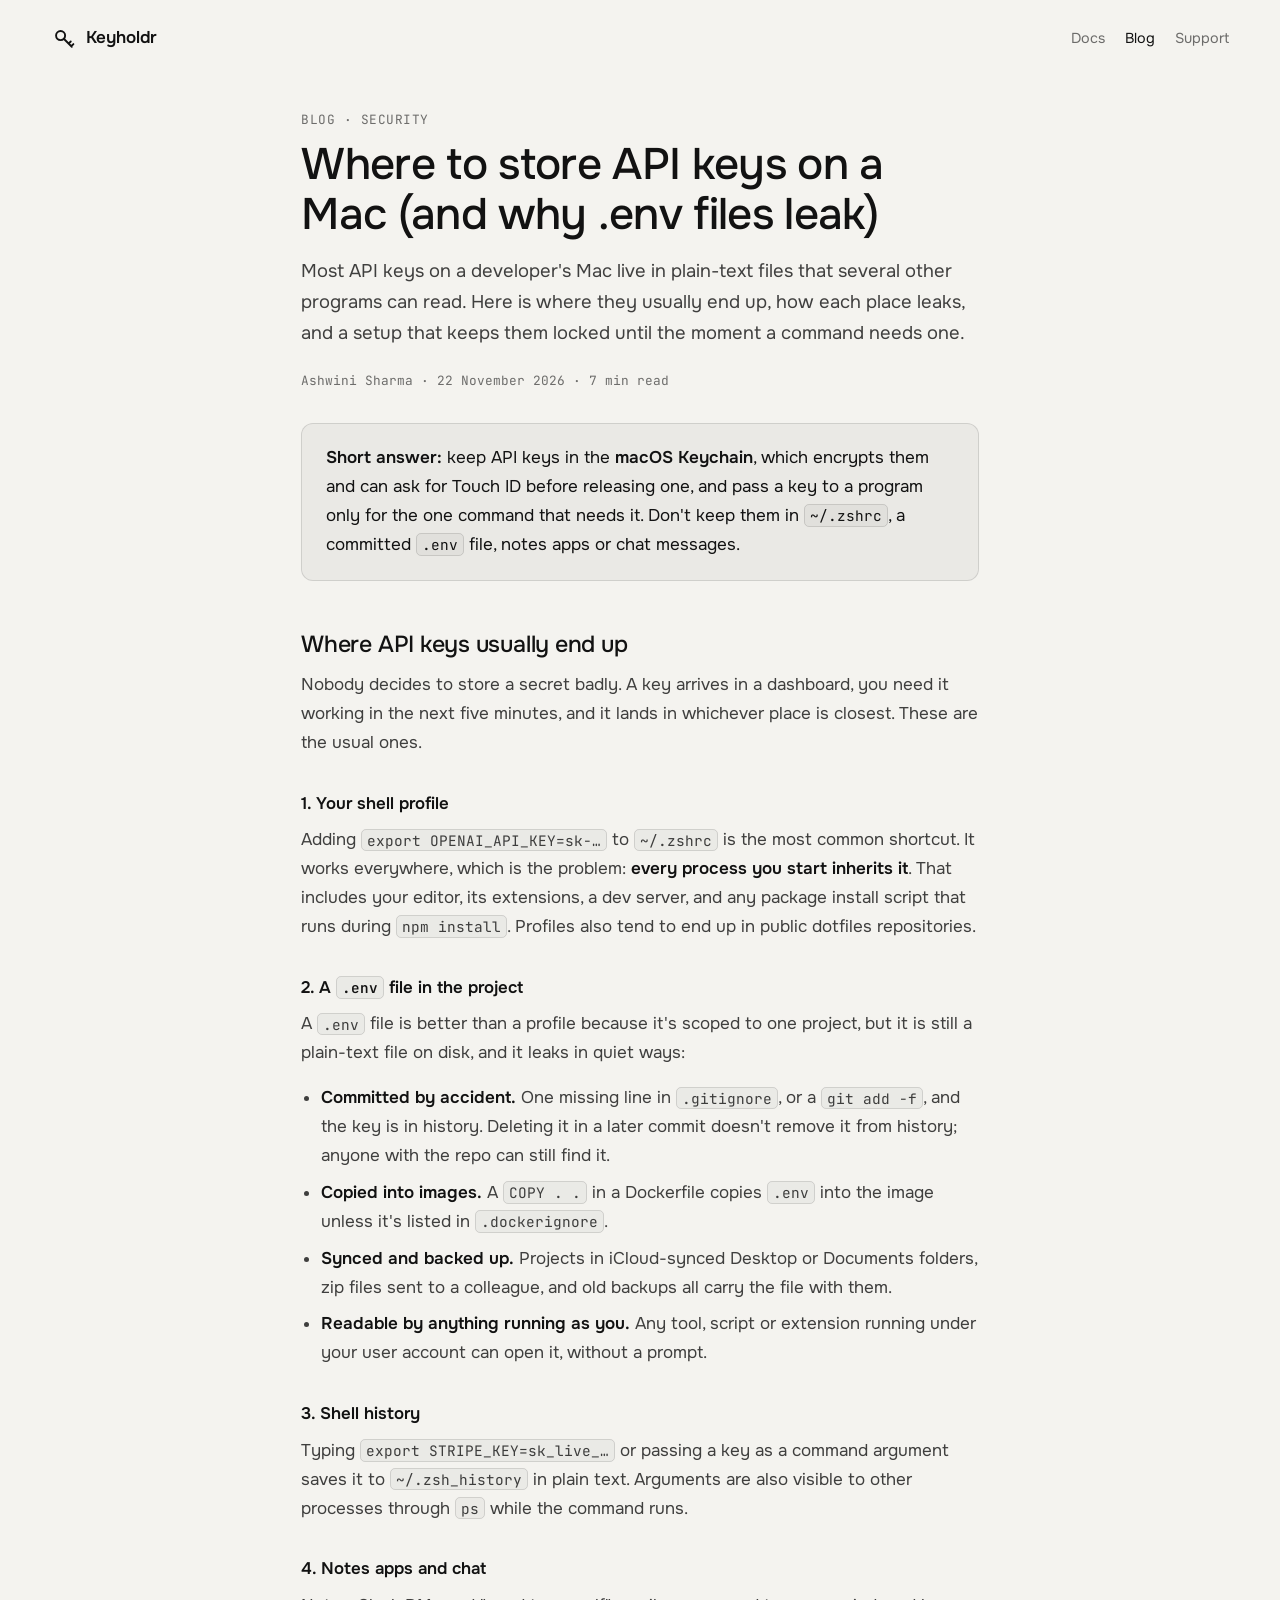
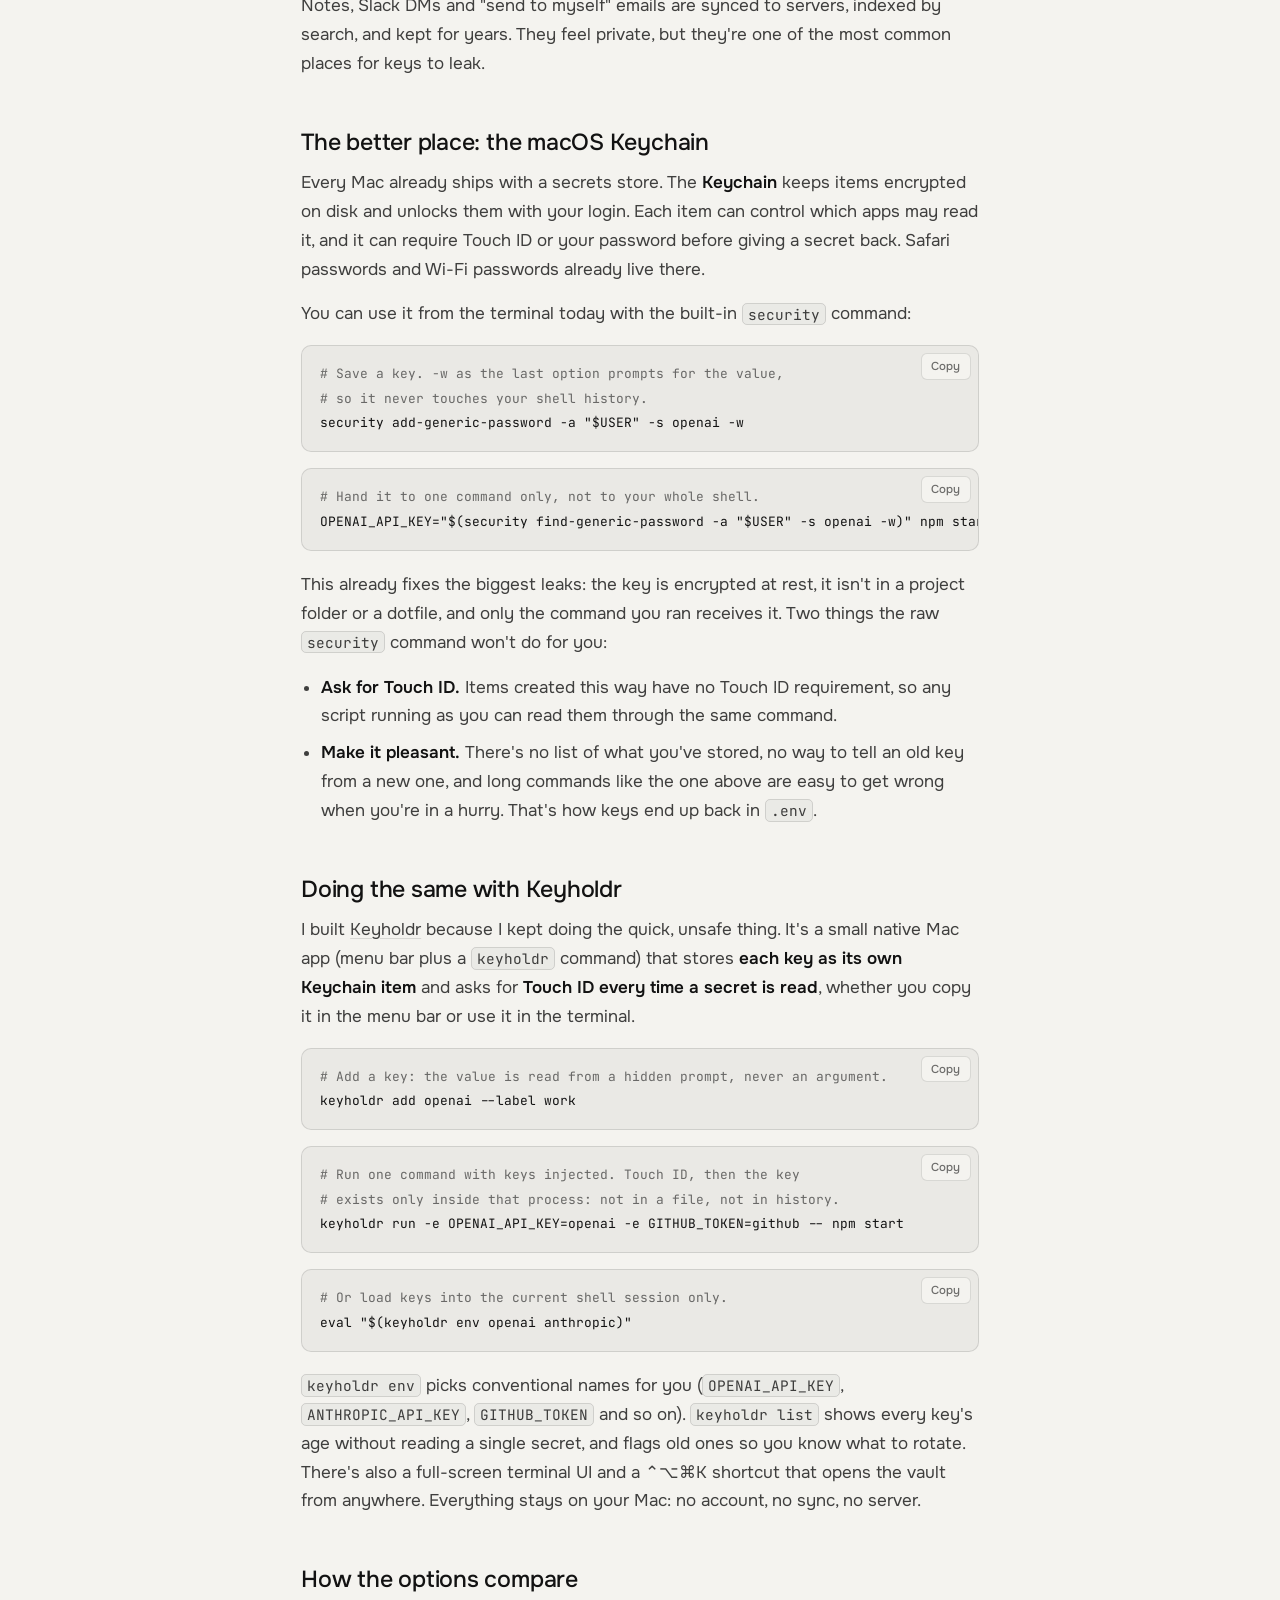
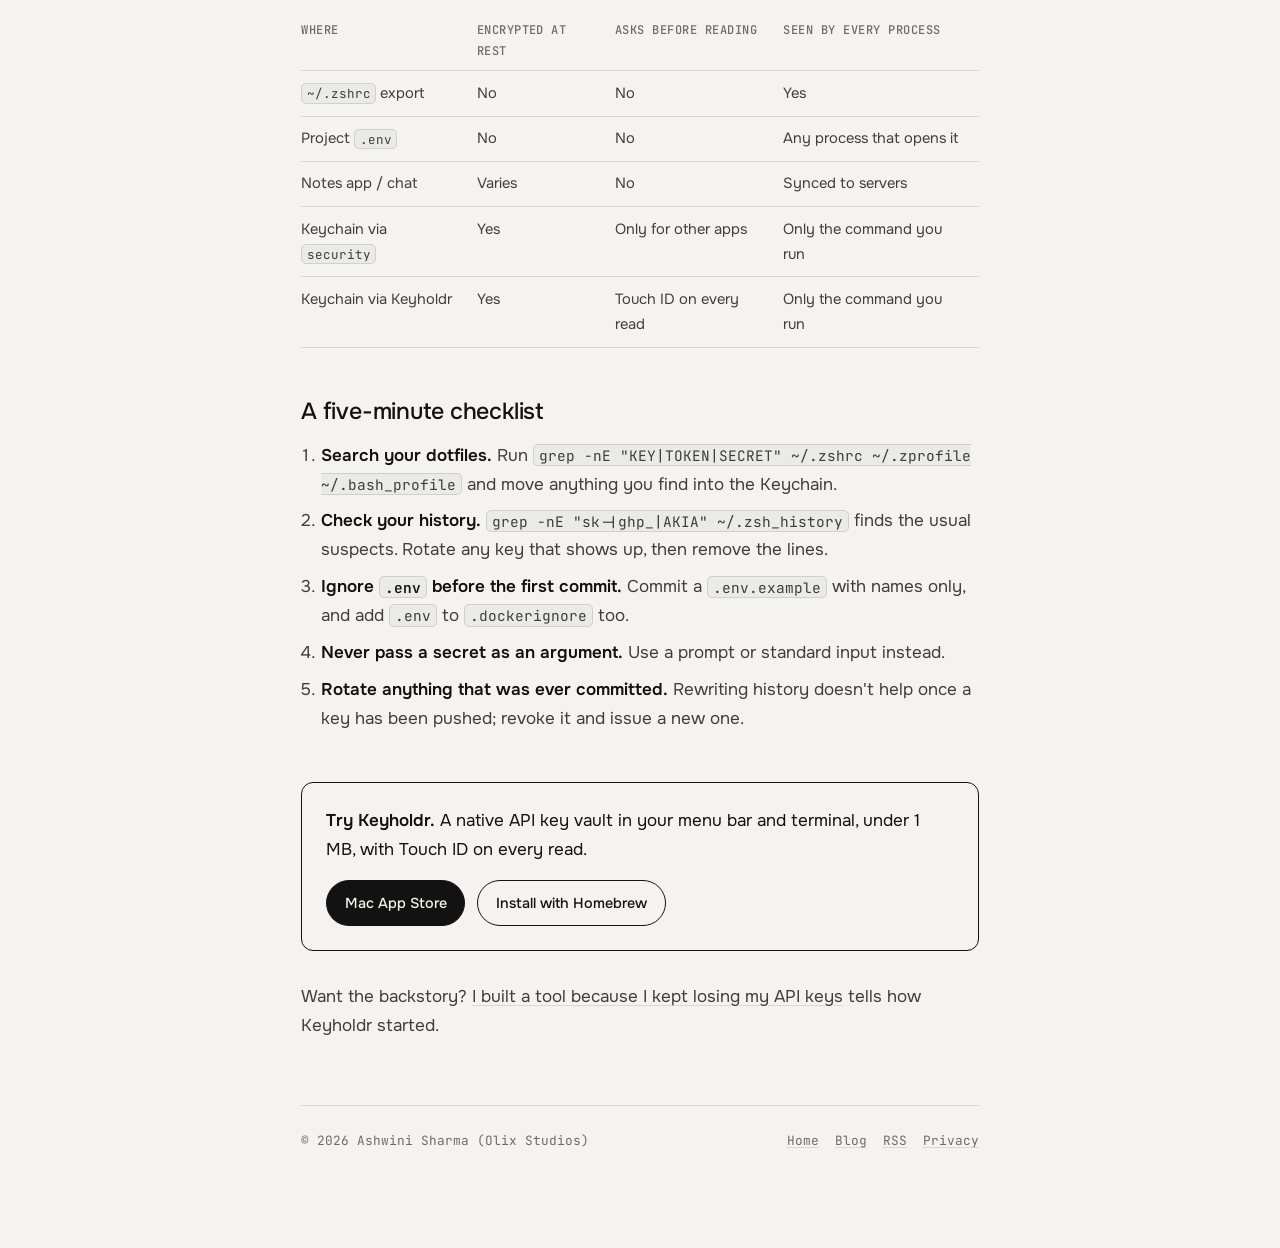
<file: blog/where-to-store-api-keys-on-a-mac/index.html>
<!DOCTYPE html>
<html lang="en">
<head>
  <meta charset="UTF-8">
  <meta name="viewport" content="width=device-width, initial-scale=1.0, viewport-fit=cover">
  <title>Where to store API keys on a Mac (and why .env files leak) | Keyholdr</title>
  <meta name="description" content="The safest place for API keys on a Mac is the macOS Keychain, loaded into a command only when it runs. How keys leak from .env files, shell profiles and history, and how to fix it.">
  <meta name="author" content="Ashwini Sharma">
  <meta name="robots" content="index, follow, max-image-preview:large, max-snippet:-1, max-video-preview:-1">
  <link rel="canonical" href="https://keyholdr.dev/blog/where-to-store-api-keys-on-a-mac/">
  <link rel="alternate" type="application/rss+xml" title="Keyholdr blog" href="https://keyholdr.dev/blog/feed.xml">
  <meta name="theme-color" content="#f4f3ef">

  <link rel="icon" type="image/svg+xml" href="../../favicon.svg">
  <link rel="icon" type="image/png" sizes="48x48" href="../../favicon-48.png">
  <link rel="apple-touch-icon" href="../../apple-touch-icon.png">

  <link rel="preconnect" href="https://fonts.googleapis.com">
  <link rel="preconnect" href="https://fonts.gstatic.com" crossorigin>
  <link href="https://fonts.googleapis.com/css2?family=Onest:wght@400;500;600&family=JetBrains+Mono:wght@400;500&display=swap" rel="stylesheet">
  <link rel="stylesheet" href="../blog.css">

  <meta property="og:type" content="article">
  <meta property="og:site_name" content="Keyholdr">
  <meta property="og:locale" content="en_US">
  <meta property="og:url" content="https://keyholdr.dev/blog/where-to-store-api-keys-on-a-mac/">
  <meta property="og:title" content="Where to store API keys on a Mac (and why .env files leak)">
  <meta property="og:description" content="The safest place for API keys on a Mac is the macOS Keychain, loaded into a command only when it runs. How keys leak, and how to fix it.">
  <meta property="og:image" content="https://keyholdr.dev/og-image.png">
  <meta property="og:image:width" content="1200">
  <meta property="og:image:height" content="630">
  <meta property="og:image:alt" content="Keyholdr: a native API key manager in the macOS menu bar.">
  <meta property="article:published_time" content="2026-11-22">
  <meta property="article:author" content="Ashwini Sharma">

  <meta name="twitter:card" content="summary_large_image">
  <meta name="twitter:title" content="Where to store API keys on a Mac (and why .env files leak)">
  <meta name="twitter:description" content="The safest place for API keys on a Mac is the macOS Keychain, loaded into a command only when it runs. How keys leak, and how to fix it.">
  <meta name="twitter:image" content="https://keyholdr.dev/og-image.png">

  <script type="application/ld+json">
  {
    "@context": "https://schema.org",
    "@graph": [
      {
        "@type": "BlogPosting",
        "headline": "Where to store API keys on a Mac (and why .env files leak)",
        "description": "The safest place for API keys on a Mac is the macOS Keychain, loaded into a command only when it runs. How keys leak from .env files, shell profiles and history, and how to fix it.",
        "datePublished": "2026-11-22",
        "dateModified": "2026-11-22",
        "author": { "@type": "Person", "name": "Ashwini Sharma", "url": "https://medium.com/@ashwini.sharma0807" },
        "publisher": { "@type": "Organization", "name": "Olix Studios", "logo": { "@type": "ImageObject", "url": "https://keyholdr.dev/apple-touch-icon.png" } },
        "image": "https://keyholdr.dev/og-image.png",
        "mainEntityOfPage": "https://keyholdr.dev/blog/where-to-store-api-keys-on-a-mac/"
      },
      {
        "@type": "BreadcrumbList",
        "itemListElement": [
          { "@type": "ListItem", "position": 1, "name": "Keyholdr", "item": "https://keyholdr.dev/" },
          { "@type": "ListItem", "position": 2, "name": "Blog", "item": "https://keyholdr.dev/blog/" },
          { "@type": "ListItem", "position": 3, "name": "Where to store API keys on a Mac", "item": "https://keyholdr.dev/blog/where-to-store-api-keys-on-a-mac/" }
        ]
      }
    ]
  }
  </script>
</head>
<body>
  <header class="site-header">
    <a class="brand" href="../../">
      <svg class="brand-mark" viewBox="0 0 24 24" fill="none" stroke="currentColor" stroke-width="1.8" stroke-linecap="round" stroke-linejoin="round" aria-hidden="true">
        <circle cx="9" cy="9" r="4.25"/>
        <path d="M12 12l7.5 7.5M16.5 16.5l2-2M19 19l2-2"/>
      </svg>
      <span>Keyholdr</span>
    </a>
    <nav class="site-nav" aria-label="Primary">
      <a href="../../docs.html">Docs</a>
      <a href="../" aria-current="page">Blog</a>
      <a href="../../support.html">Support</a>
    </nav>
  </header>

  <main>
    <article>
      <p class="eyebrow"><a href="../">Blog</a> · Security</p>
      <h1>Where to store API keys on a Mac (and why .env files leak)</h1>
      <p class="lede">Most API keys on a developer's Mac live in plain-text files that several other programs can read. Here is where they usually end up, how each place leaks, and a setup that keeps them locked until the moment a command needs one.</p>
      <p class="byline">Ashwini Sharma · <time datetime="2026-11-22">22 November 2026</time> · 7 min read</p>

      <div class="answer">
        <p><strong>Short answer:</strong> keep API keys in the <strong>macOS Keychain</strong>, which encrypts them and can ask for Touch ID before releasing one, and pass a key to a program only for the one command that needs it. Don't keep them in <code>~/.zshrc</code>, a committed <code>.env</code> file, notes apps or chat messages.</p>
      </div>

      <h2>Where API keys usually end up</h2>
      <p>Nobody decides to store a secret badly. A key arrives in a dashboard, you need it working in the next five minutes, and it lands in whichever place is closest. These are the usual ones.</p>

      <h3>1. Your shell profile</h3>
      <p>Adding <code>export OPENAI_API_KEY=sk-…</code> to <code>~/.zshrc</code> is the most common shortcut. It works everywhere, which is the problem: <strong>every process you start inherits it</strong>. That includes your editor, its extensions, a dev server, and any package install script that runs during <code>npm install</code>. Profiles also tend to end up in public dotfiles repositories.</p>

      <h3>2. A <code>.env</code> file in the project</h3>
      <p>A <code>.env</code> file is better than a profile because it's scoped to one project, but it is still a plain-text file on disk, and it leaks in quiet ways:</p>
      <ul>
        <li><strong>Committed by accident.</strong> One missing line in <code>.gitignore</code>, or a <code>git add -f</code>, and the key is in history. Deleting it in a later commit doesn't remove it from history; anyone with the repo can still find it.</li>
        <li><strong>Copied into images.</strong> A <code>COPY . .</code> in a Dockerfile copies <code>.env</code> into the image unless it's listed in <code>.dockerignore</code>.</li>
        <li><strong>Synced and backed up.</strong> Projects in iCloud-synced Desktop or Documents folders, zip files sent to a colleague, and old backups all carry the file with them.</li>
        <li><strong>Readable by anything running as you.</strong> Any tool, script or extension running under your user account can open it, without a prompt.</li>
      </ul>

      <h3>3. Shell history</h3>
      <p>Typing <code>export STRIPE_KEY=sk_live_…</code> or passing a key as a command argument saves it to <code>~/.zsh_history</code> in plain text. Arguments are also visible to other processes through <code>ps</code> while the command runs.</p>

      <h3>4. Notes apps and chat</h3>
      <p>Notes, Slack DMs and "send to myself" emails are synced to servers, indexed by search, and kept for years. They feel private, but they're one of the most common places for keys to leak.</p>

      <h2>The better place: the macOS Keychain</h2>
      <p>Every Mac already ships with a secrets store. The <strong>Keychain</strong> keeps items encrypted on disk and unlocks them with your login. Each item can control which apps may read it, and it can require Touch ID or your password before giving a secret back. Safari passwords and Wi-Fi passwords already live there.</p>
      <p>You can use it from the terminal today with the built-in <code>security</code> command:</p>

      <div class="code-block">
        <button class="copy-btn" type="button" data-copy-target="kc-add">Copy</button>
        <pre><code id="kc-add"><span class="c"># Save a key. -w as the last option prompts for the value,
# so it never touches your shell history.</span>
security add-generic-password -a "$USER" -s openai -w</code></pre>
      </div>

      <div class="code-block">
        <button class="copy-btn" type="button" data-copy-target="kc-run">Copy</button>
        <pre><code id="kc-run"><span class="c"># Hand it to one command only, not to your whole shell.</span>
OPENAI_API_KEY="$(security find-generic-password -a "$USER" -s openai -w)" npm start</code></pre>
      </div>

      <p>This already fixes the biggest leaks: the key is encrypted at rest, it isn't in a project folder or a dotfile, and only the command you ran receives it. Two things the raw <code>security</code> command won't do for you:</p>
      <ul>
        <li><strong>Ask for Touch ID.</strong> Items created this way have no Touch ID requirement, so any script running as you can read them through the same command.</li>
        <li><strong>Make it pleasant.</strong> There's no list of what you've stored, no way to tell an old key from a new one, and long commands like the one above are easy to get wrong when you're in a hurry. That's how keys end up back in <code>.env</code>.</li>
      </ul>

      <h2>Doing the same with Keyholdr</h2>
      <p>I built <a href="../../">Keyholdr</a> because I kept doing the quick, unsafe thing. It's a small native Mac app (menu bar plus a <code>keyholdr</code> command) that stores <strong>each key as its own Keychain item</strong> and asks for <strong>Touch ID every time a secret is read</strong>, whether you copy it in the menu bar or use it in the terminal.</p>

      <div class="code-block">
        <button class="copy-btn" type="button" data-copy-target="kh-add">Copy</button>
        <pre><code id="kh-add"><span class="c"># Add a key: the value is read from a hidden prompt, never an argument.</span>
keyholdr add openai --label work</code></pre>
      </div>

      <div class="code-block">
        <button class="copy-btn" type="button" data-copy-target="kh-run">Copy</button>
        <pre><code id="kh-run"><span class="c"># Run one command with keys injected. Touch ID, then the key
# exists only inside that process: not in a file, not in history.</span>
keyholdr run -e OPENAI_API_KEY=openai -e GITHUB_TOKEN=github -- npm start</code></pre>
      </div>

      <div class="code-block">
        <button class="copy-btn" type="button" data-copy-target="kh-env">Copy</button>
        <pre><code id="kh-env"><span class="c"># Or load keys into the current shell session only.</span>
eval "$(keyholdr env openai anthropic)"</code></pre>
      </div>

      <p><code>keyholdr env</code> picks conventional names for you (<code>OPENAI_API_KEY</code>, <code>ANTHROPIC_API_KEY</code>, <code>GITHUB_TOKEN</code> and so on). <code>keyholdr list</code> shows every key's age without reading a single secret, and flags old ones so you know what to rotate. There's also a full-screen terminal UI and a ⌃⌥⌘K shortcut that opens the vault from anywhere. Everything stays on your Mac: no account, no sync, no server.</p>

      <h2>How the options compare</h2>
      <div class="table-wrap">
        <table>
          <thead>
            <tr><th>Where</th><th>Encrypted at rest</th><th>Asks before reading</th><th>Seen by every process</th></tr>
          </thead>
          <tbody>
            <tr><td><code>~/.zshrc</code> export</td><td>No</td><td>No</td><td>Yes</td></tr>
            <tr><td>Project <code>.env</code></td><td>No</td><td>No</td><td>Any process that opens it</td></tr>
            <tr><td>Notes app / chat</td><td>Varies</td><td>No</td><td>Synced to servers</td></tr>
            <tr><td>Keychain via <code>security</code></td><td>Yes</td><td>Only for other apps</td><td>Only the command you run</td></tr>
            <tr><td>Keychain via Keyholdr</td><td>Yes</td><td>Touch ID on every read</td><td>Only the command you run</td></tr>
          </tbody>
        </table>
      </div>

      <h2>A five-minute checklist</h2>
      <ol>
        <li><strong>Search your dotfiles.</strong> Run <code>grep -nE "KEY|TOKEN|SECRET" ~/.zshrc ~/.zprofile ~/.bash_profile</code> and move anything you find into the Keychain.</li>
        <li><strong>Check your history.</strong> <code>grep -nE "sk-|ghp_|AKIA" ~/.zsh_history</code> finds the usual suspects. Rotate any key that shows up, then remove the lines.</li>
        <li><strong>Ignore <code>.env</code> before the first commit.</strong> Commit a <code>.env.example</code> with names only, and add <code>.env</code> to <code>.dockerignore</code> too.</li>
        <li><strong>Never pass a secret as an argument.</strong> Use a prompt or standard input instead.</li>
        <li><strong>Rotate anything that was ever committed.</strong> Rewriting history doesn't help once a key has been pushed; revoke it and issue a new one.</li>
      </ol>

      <div class="cta">
        <p><strong>Try Keyholdr.</strong> A native API key vault in your menu bar and terminal, under 1 MB, with Touch ID on every read.</p>
        <div class="cta-links">
          <a class="button primary" href="https://apps.apple.com/in/app/keyholdr/id6789253781?mt=12" target="_blank" rel="noopener">Mac App Store</a>
          <a class="button" href="../../docs.html#install">Install with Homebrew</a>
        </div>
      </div>

      <p style="margin-top:2rem">Want the backstory? <a href="https://medium.com/@ashwini.sharma0807/i-built-a-tool-because-i-kept-losing-my-api-keys-now-anyone-can-use-it-12fc2fbdf035" target="_blank" rel="noopener">I built a tool because I kept losing my API keys</a> tells how Keyholdr started.</p>
    </article>

    <footer>
      <span>© 2026 Ashwini Sharma (Olix Studios)</span>
      <nav aria-label="Site">
        <a href="../../">Home</a>
        <a href="../">Blog</a>
        <a href="../feed.xml">RSS</a>
        <a href="../../privacy.html">Privacy</a>
      </nav>
    </footer>
  </main>

  <script src="../blog.js"></script>
</body>
</html>
</file>
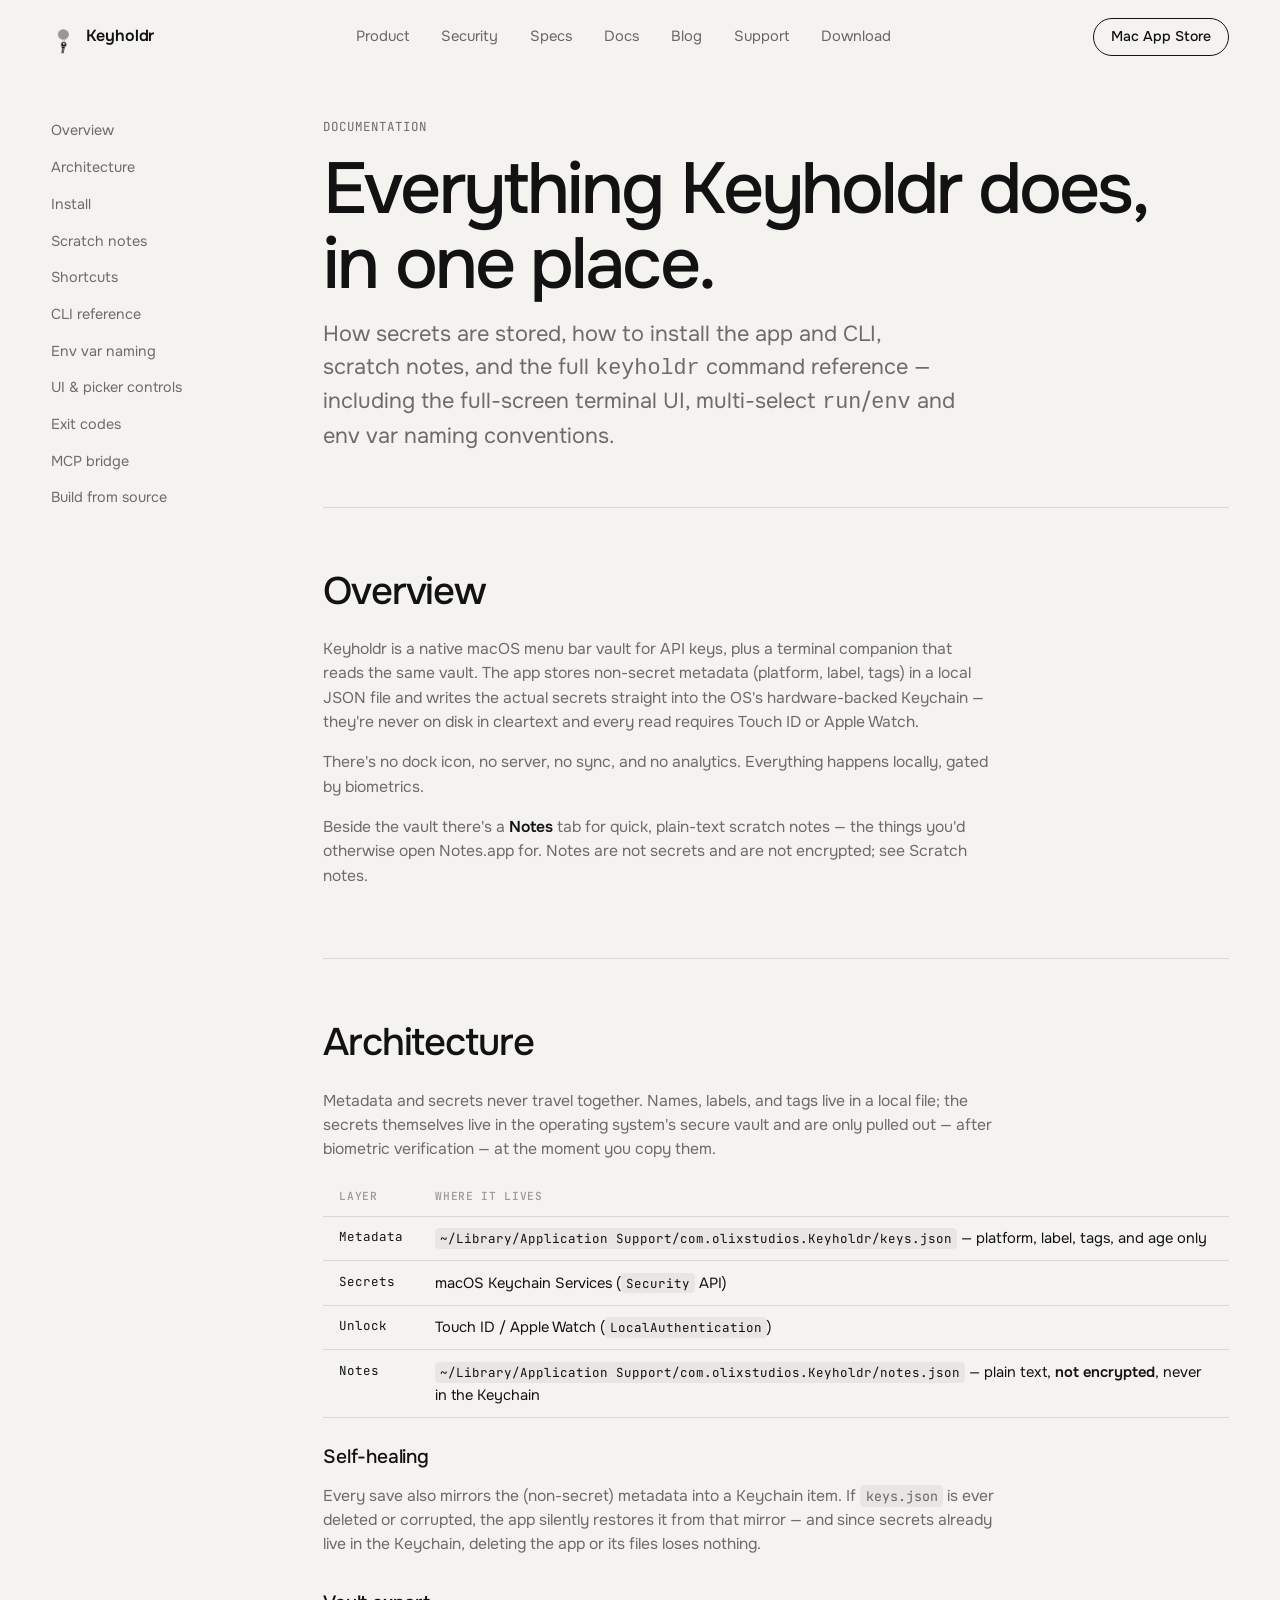
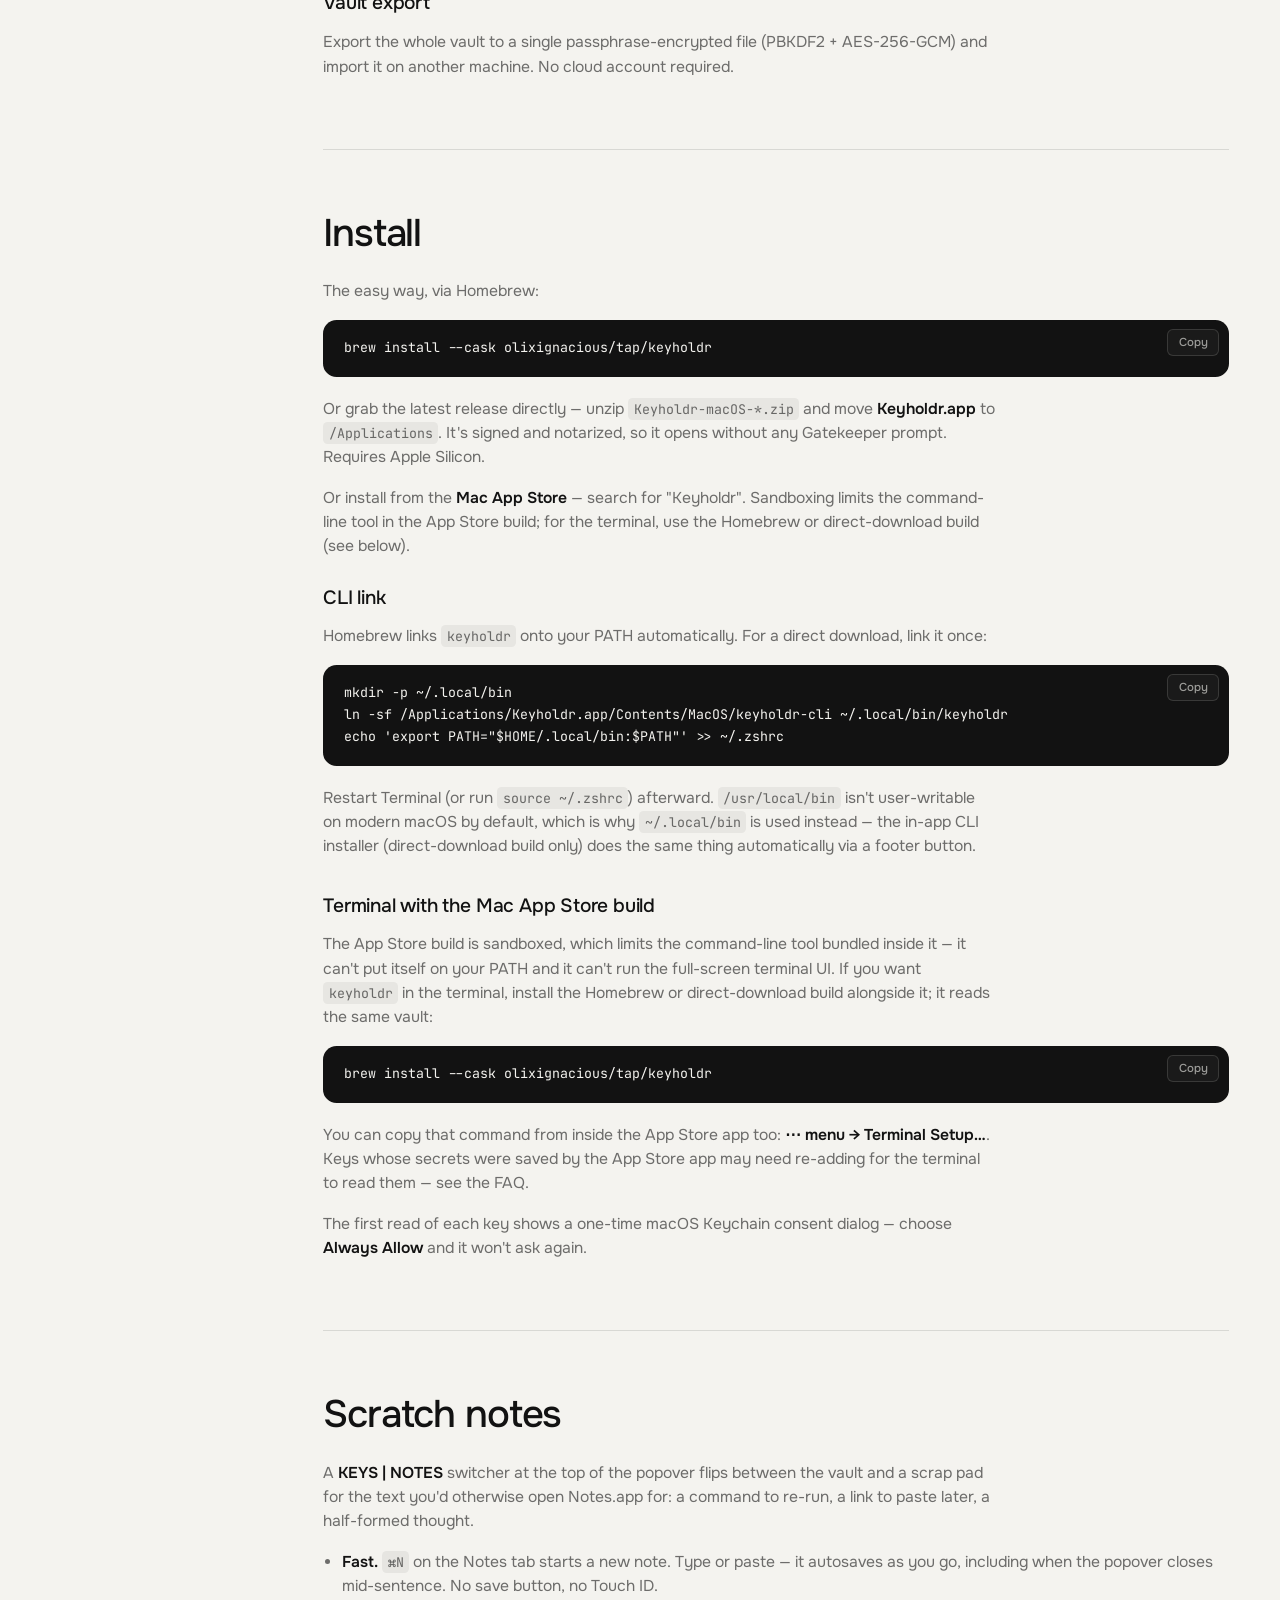
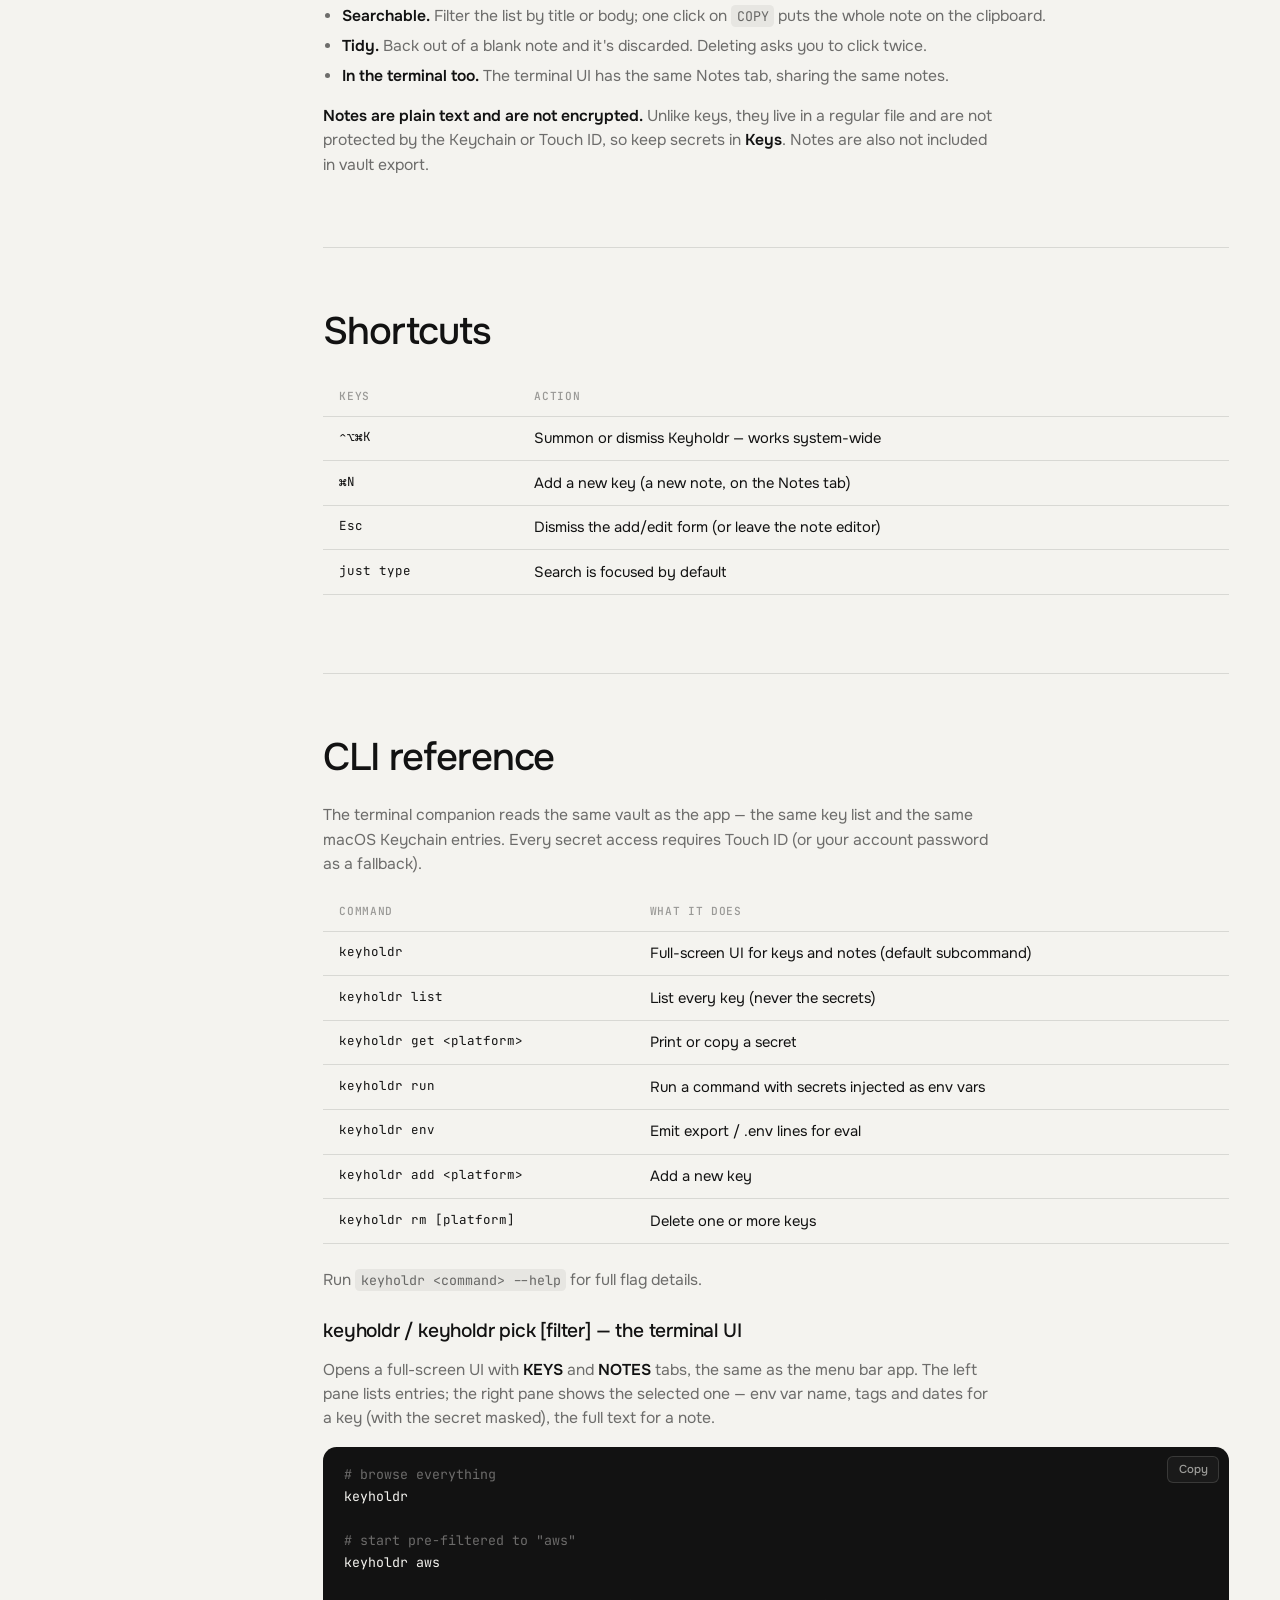
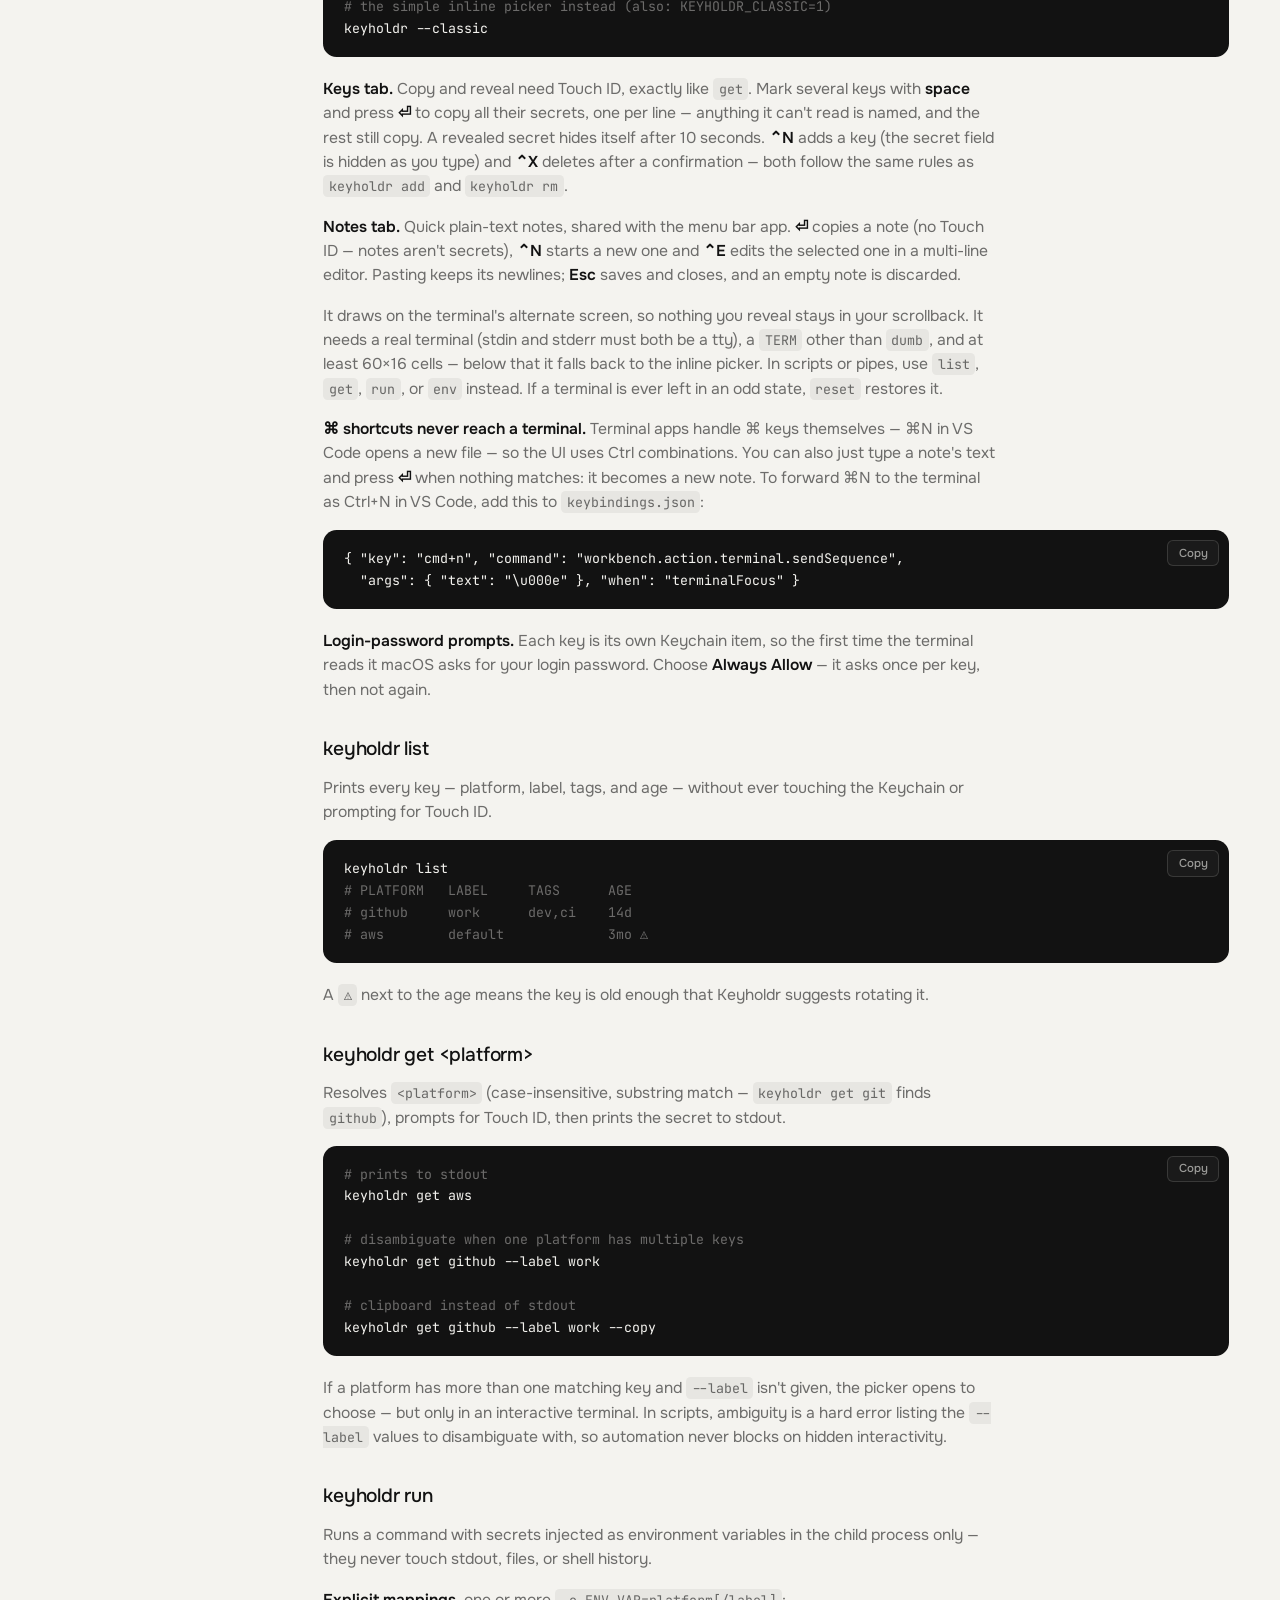
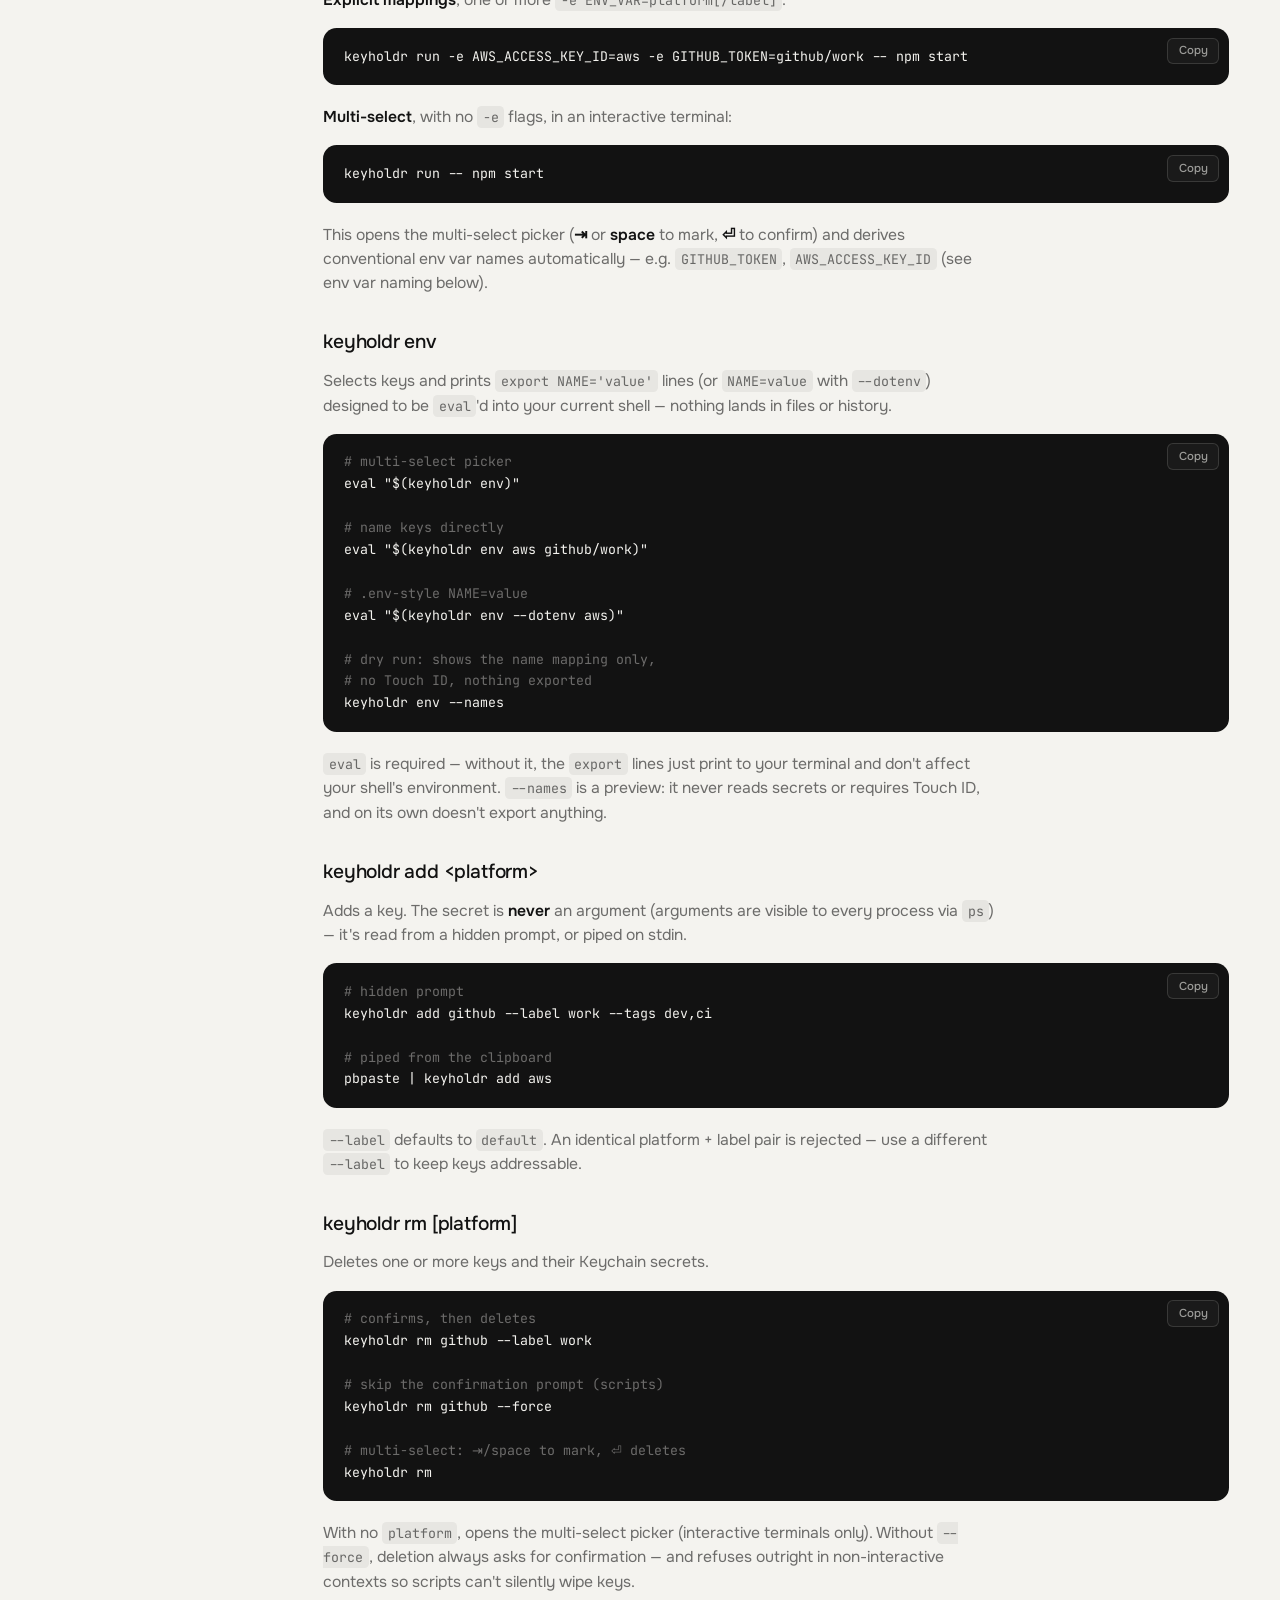
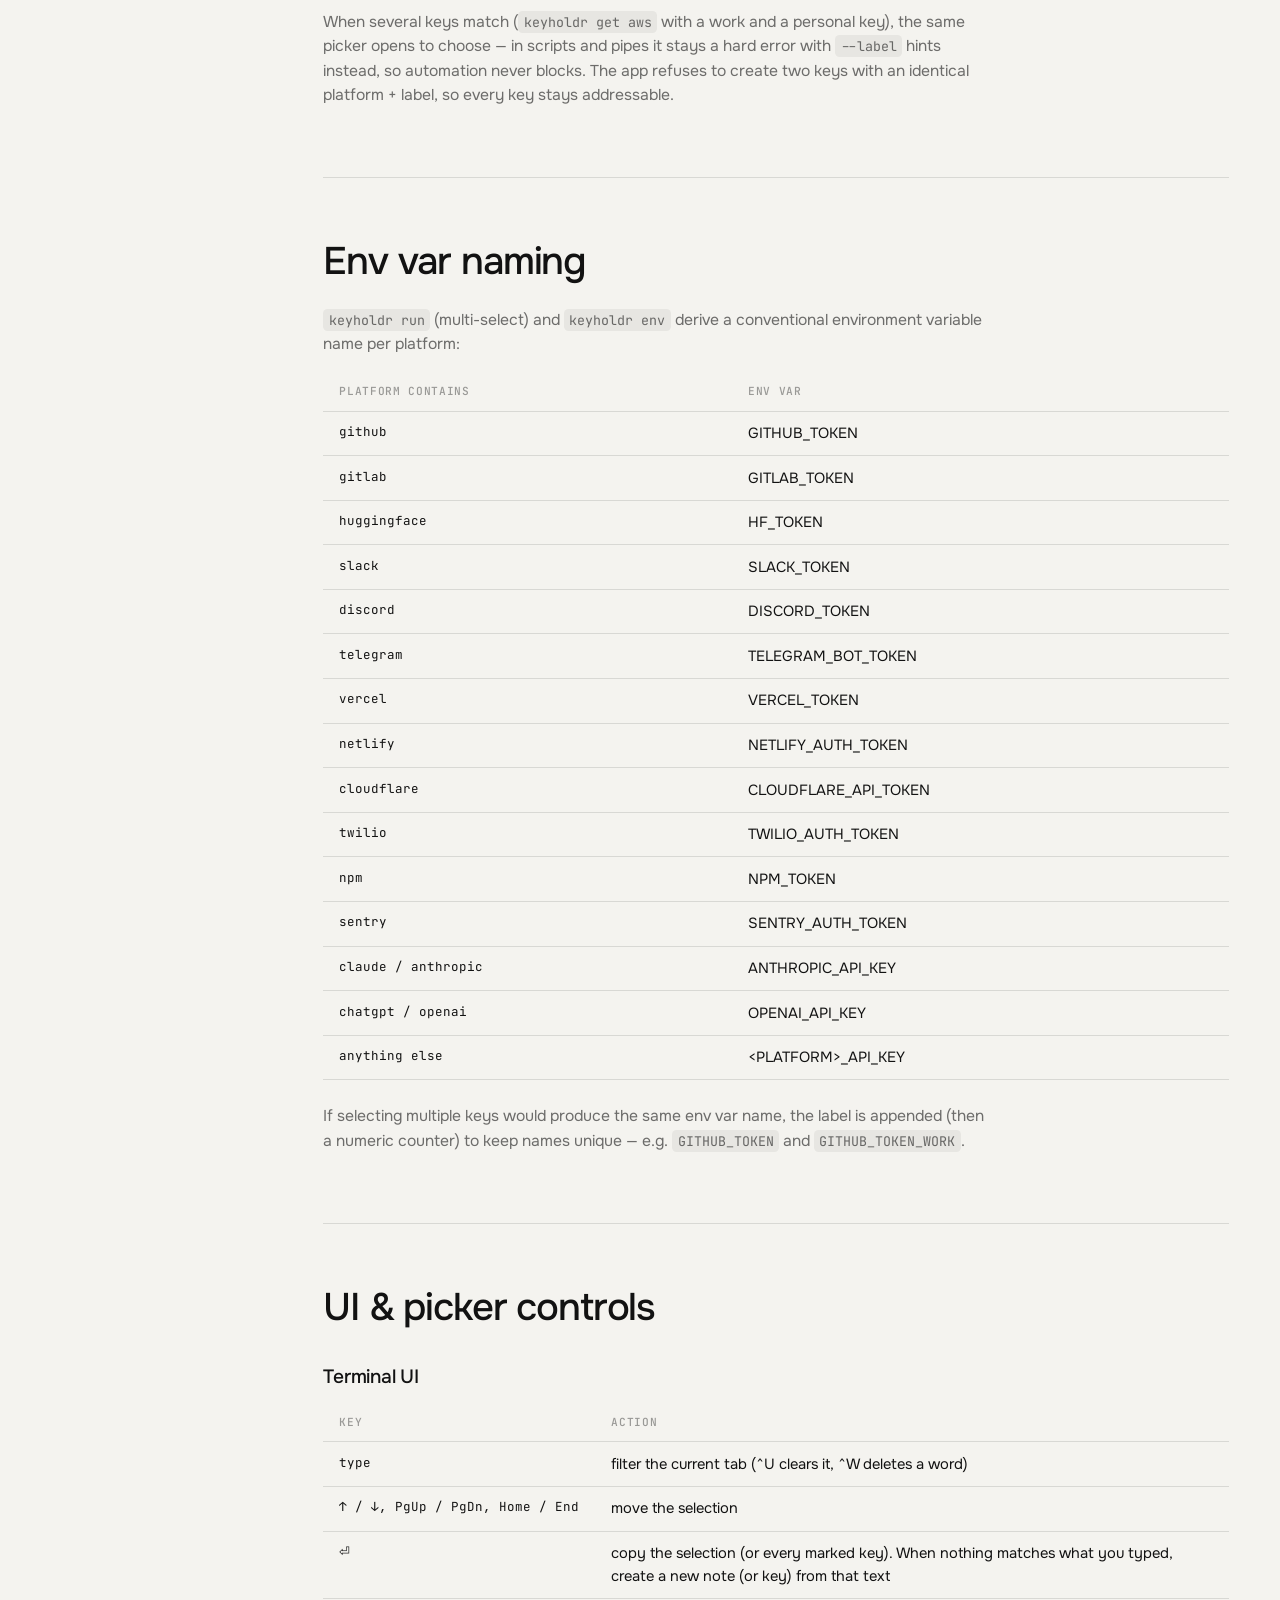
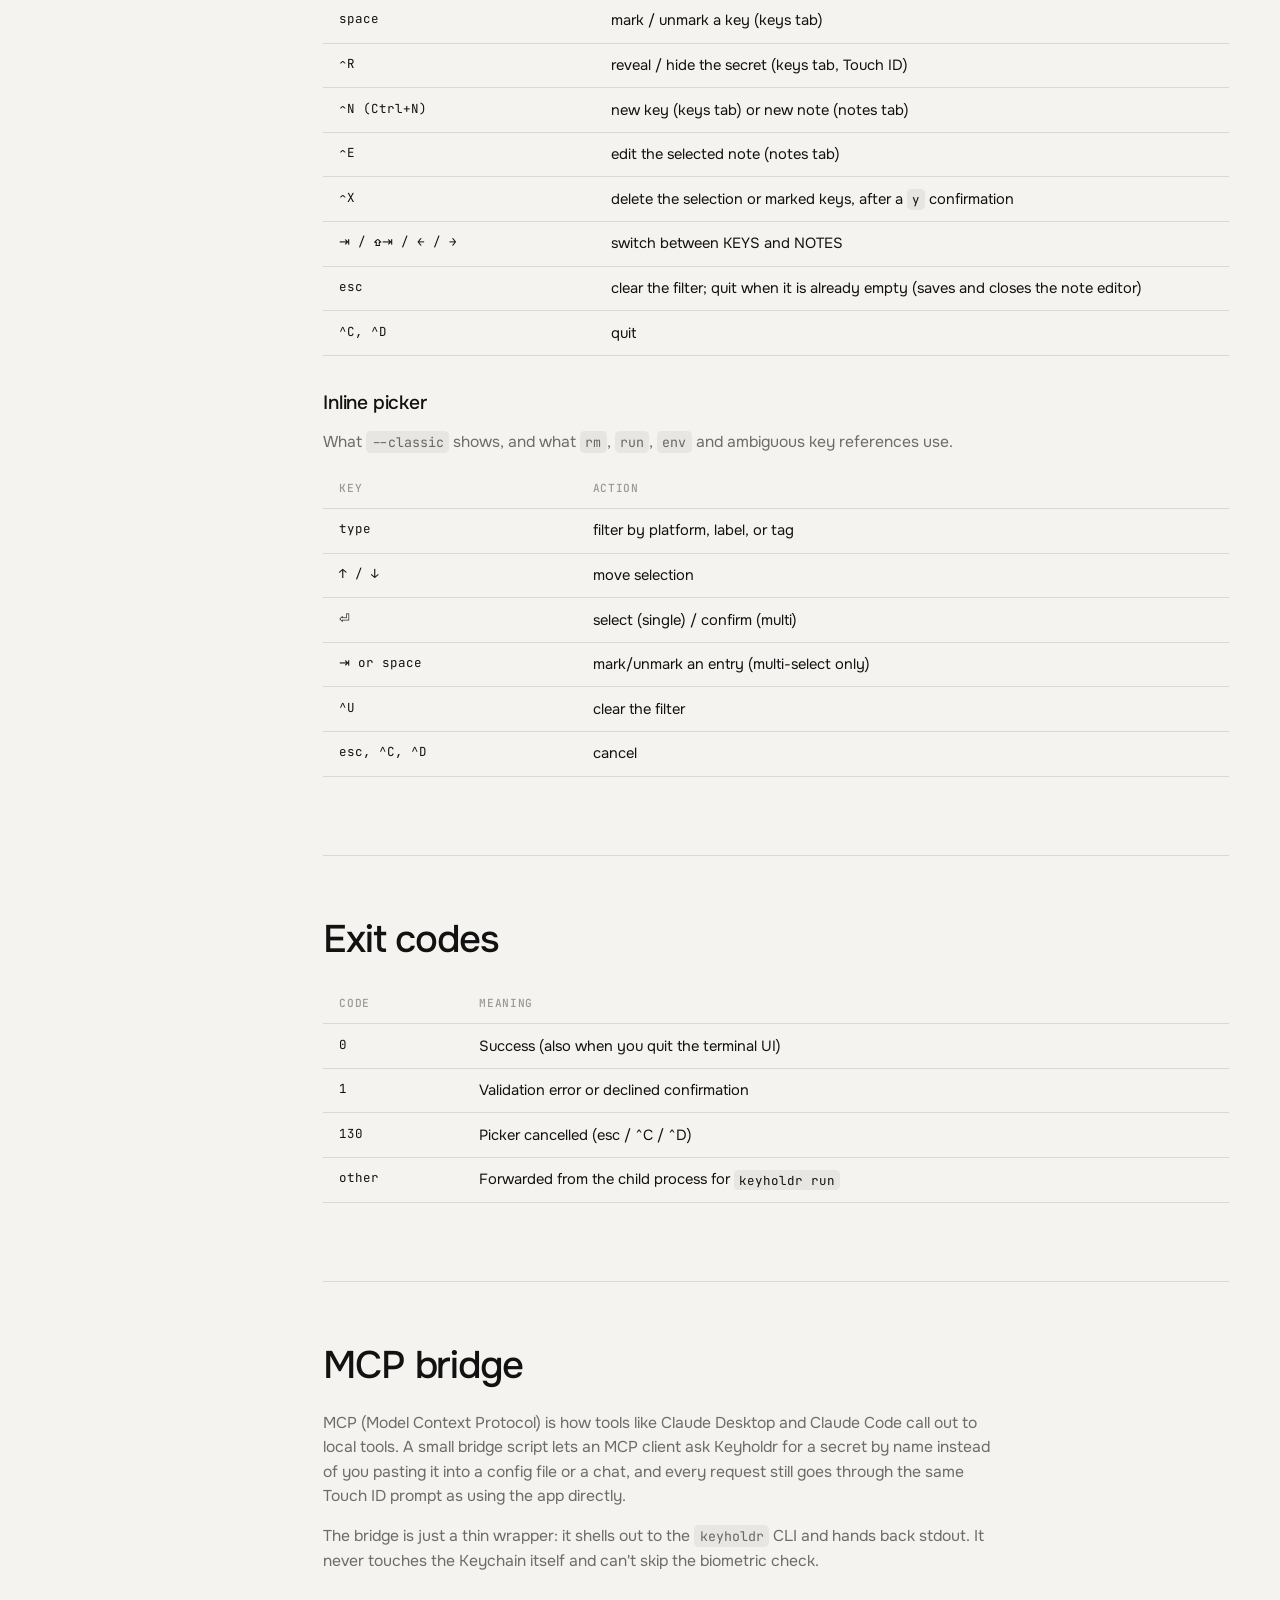
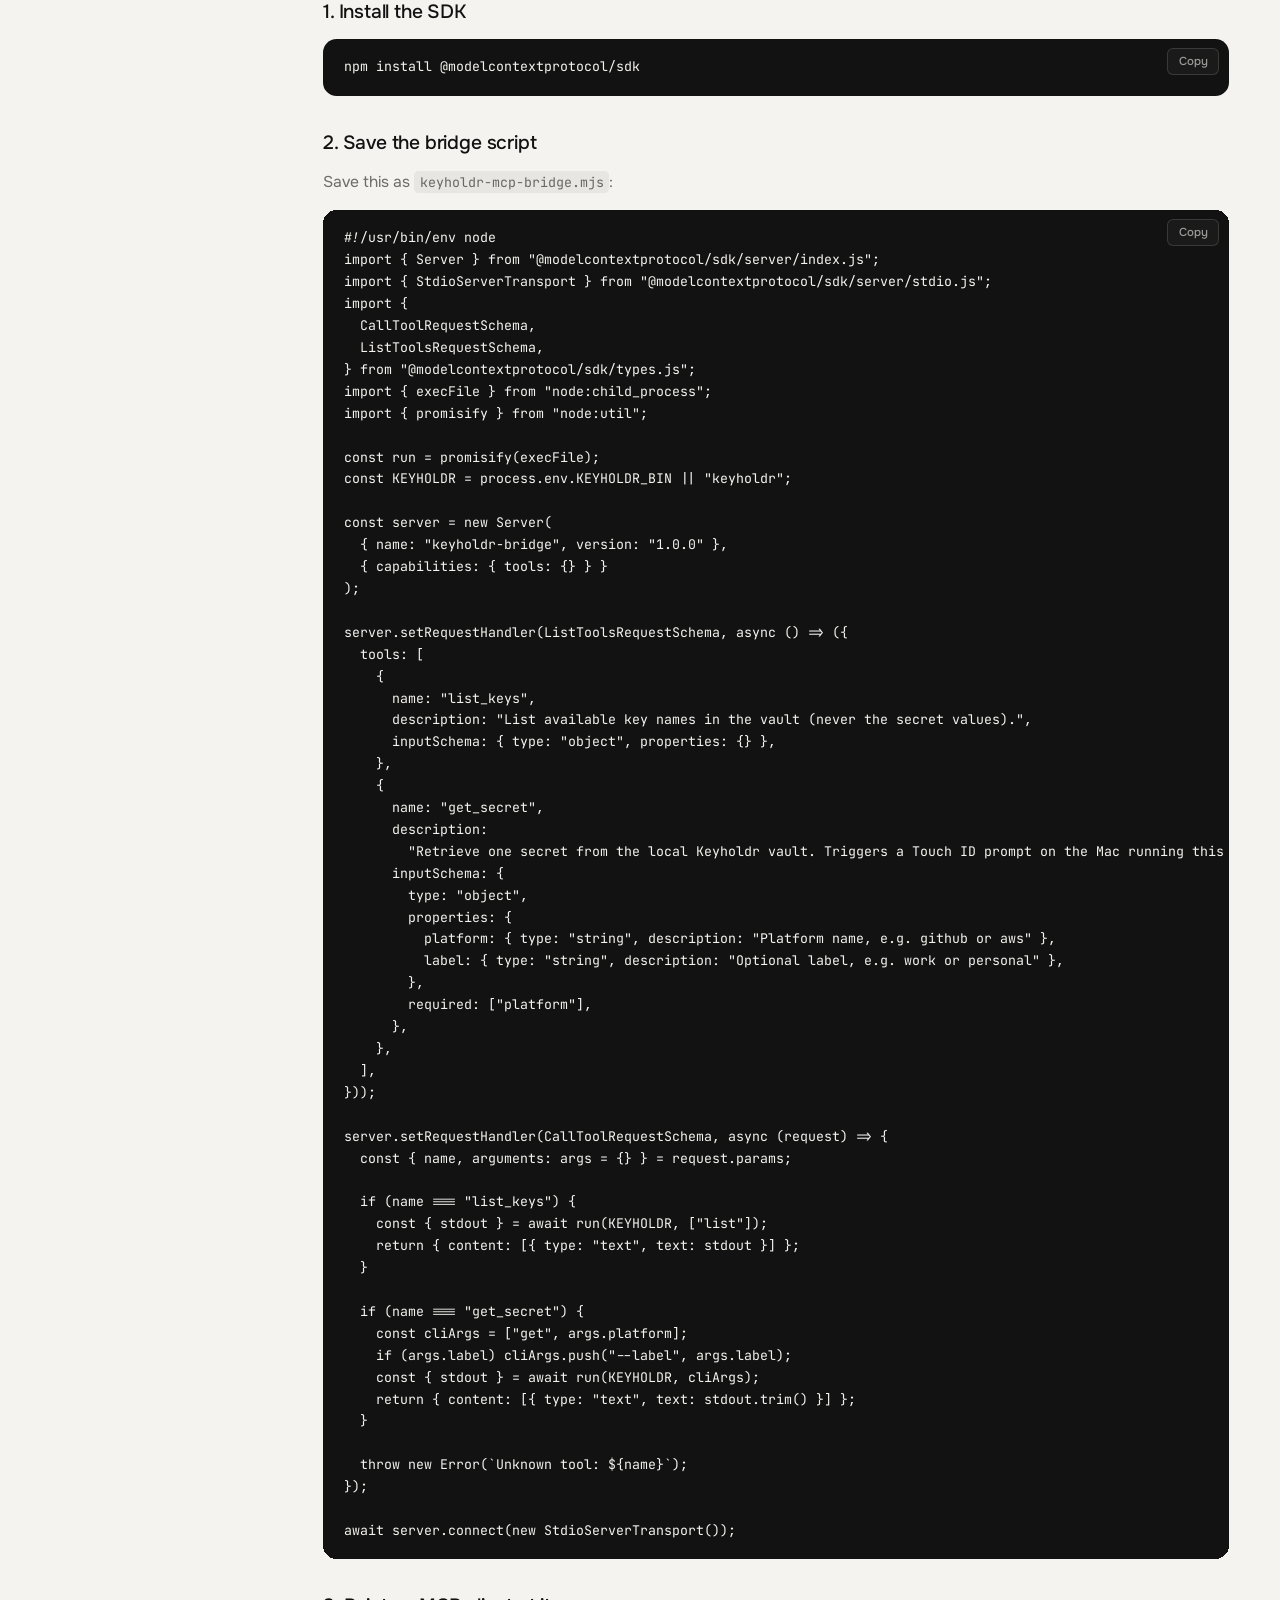
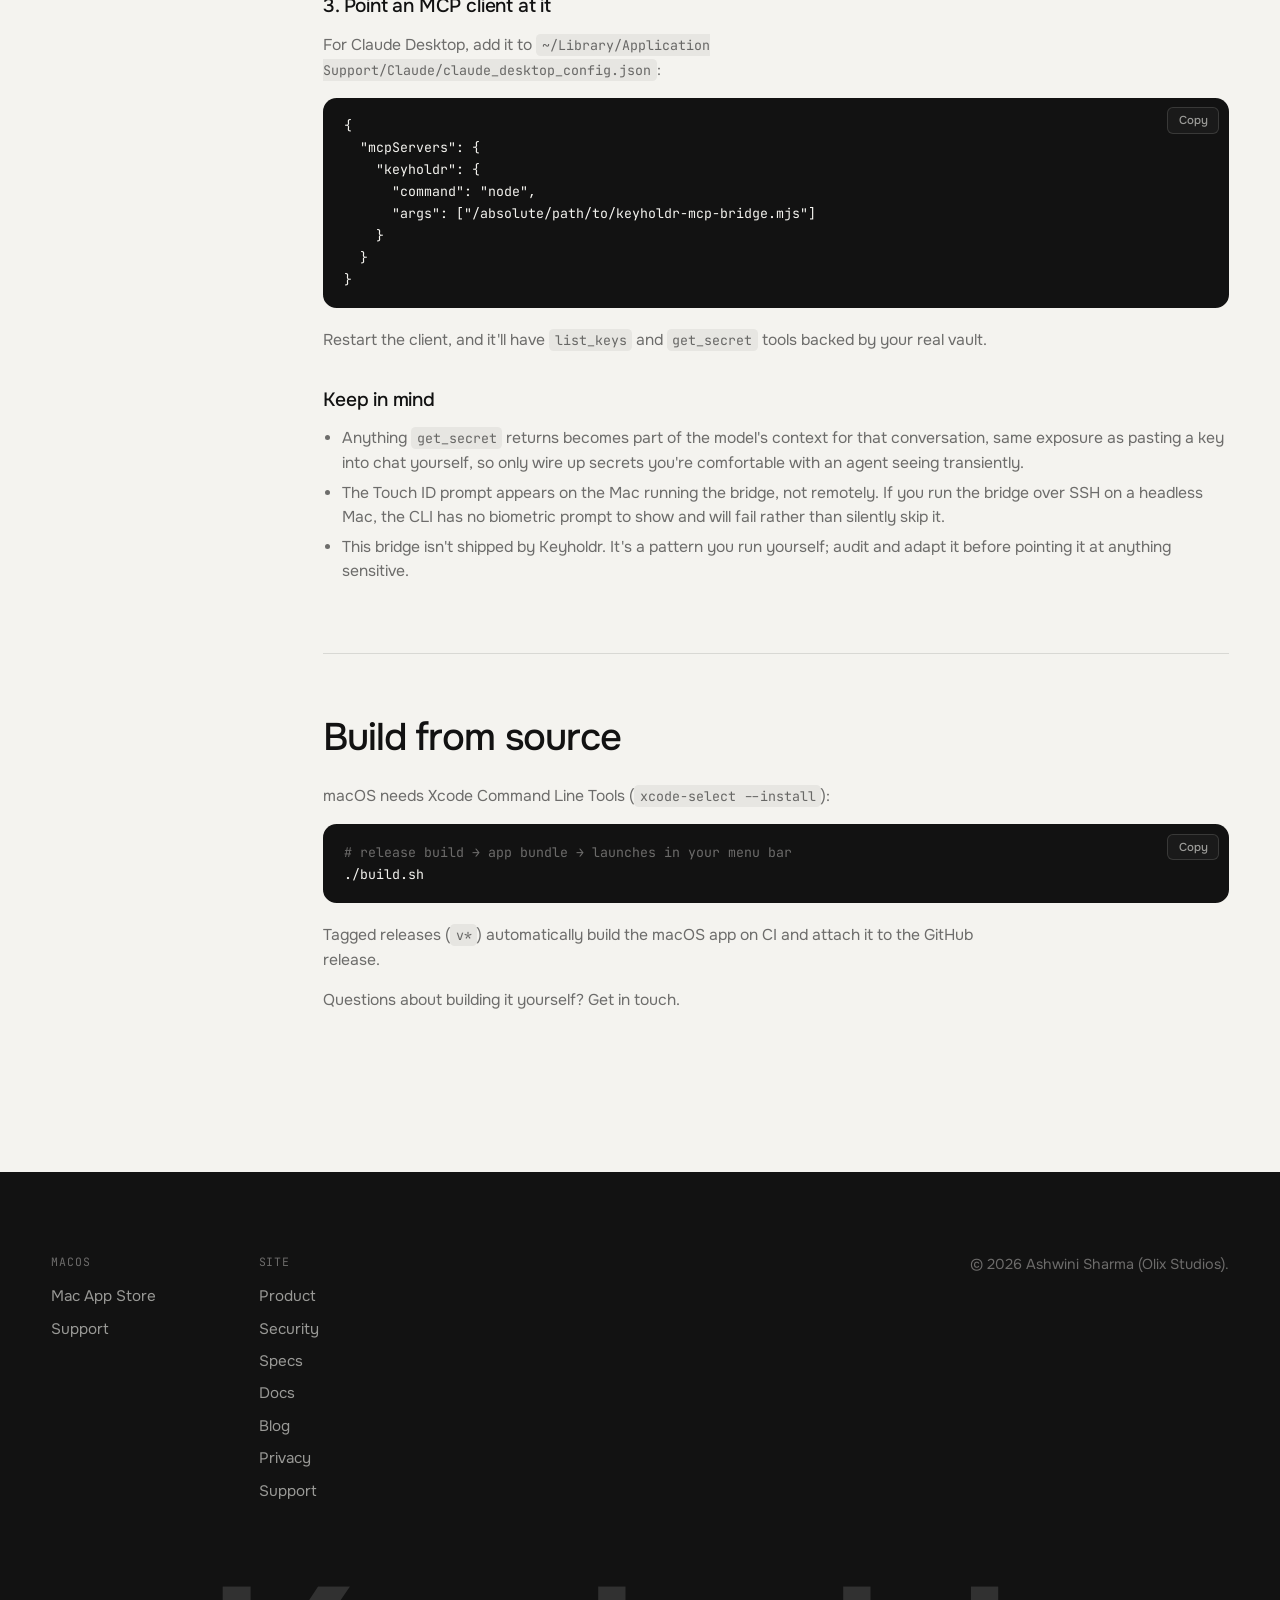
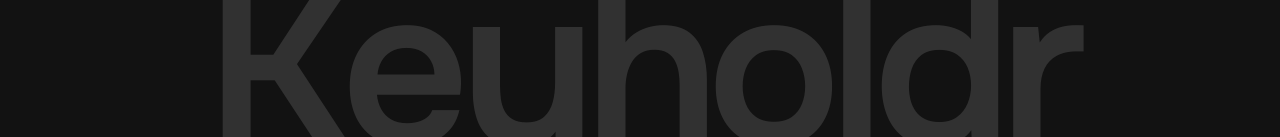
<file: docs.html>
<!DOCTYPE html>
<html lang="en">
<head>
  <meta charset="UTF-8">
  <meta name="viewport" content="width=device-width, initial-scale=1.0, viewport-fit=cover">
  <title>Keyholdr docs: install, shortcuts and CLI reference</title>
  <meta name="description" content="How to install Keyholdr, the API key manager for the Mac menu bar: keyboard shortcuts, architecture and the full keyholdr-cli command reference.">
  <meta name="robots" content="index, follow, max-image-preview:large, max-snippet:-1, max-video-preview:-1">
  <meta name="google-site-verification" content="bmbmaG-ClR32AH-q8QSu_4joDrpqce-UDMIFxuFgNpc">
  <meta name="msvalidate.01" content="1306FAF1888D8E892ACF355210EEB802">
  <link rel="canonical" href="https://keyholdr.dev/docs.html">
  <meta name="theme-color" content="#f4f3ef">

  <link rel="icon" type="image/svg+xml" href="favicon.svg">
  <link rel="icon" type="image/png" sizes="48x48" href="favicon-48.png">
  <link rel="apple-touch-icon" href="apple-touch-icon.png">

  <link rel="preconnect" href="https://fonts.googleapis.com">
  <link rel="preconnect" href="https://fonts.gstatic.com" crossorigin>
  <link href="https://fonts.googleapis.com/css2?family=Onest:wght@400;500;600&family=JetBrains+Mono:wght@400;500&display=swap" rel="stylesheet">

  <link rel="stylesheet" href="index.css">

  <meta property="og:type" content="website">
  <meta property="og:site_name" content="Keyholdr">
  <meta property="og:locale" content="en_US">
  <meta property="og:url" content="https://keyholdr.dev/docs.html">
  <meta property="og:title" content="Keyholdr — Documentation">
  <meta property="og:description" content="Architecture, install, shortcuts, and the full keyholdr-cli command reference.">
  <meta property="og:image" content="https://keyholdr.dev/og-image.png">
  <meta property="og:image:width" content="1200">
  <meta property="og:image:height" content="630">
  <meta property="og:image:alt" content="Keyholdr: a native API key manager in the macOS menu bar.">

  <meta name="twitter:card" content="summary_large_image">
  <meta name="twitter:title" content="Keyholdr — Documentation">
  <meta name="twitter:description" content="Architecture, install, shortcuts, and the full keyholdr-cli command reference.">
  <meta name="twitter:image" content="https://keyholdr.dev/og-image.png">

  <script type="application/ld+json">
  {
    "@context": "https://schema.org",
    "@type": "BreadcrumbList",
    "itemListElement": [
      {
        "@type": "ListItem",
        "position": 1,
        "name": "Keyholdr",
        "item": "https://keyholdr.dev/"
      },
      {
        "@type": "ListItem",
        "position": 2,
        "name": "Docs",
        "item": "https://keyholdr.dev/docs.html"
      }
    ]
  }
  </script>
</head>
<body data-theme="light">

  <!-- ============ Header ============ -->
  <header class="site-header" id="site-header">
    <a class="brand" href="index.html" aria-label="Keyholdr home">
      <img class="brand-mark" src="key-balloon.gif" alt="" aria-hidden="true">
      <span class="brand-name">Keyholdr</span>
    </a>
    <nav class="site-nav" aria-label="Primary">
      <a href="index.html#product">Product</a>
      <a href="index.html#security">Security</a>
      <a href="index.html#specs">Specs</a>
      <a href="docs.html" aria-current="page">Docs</a>
      <a href="blog/">Blog</a>
      <a href="support.html">Support</a>
      <a href="index.html#download">Download</a>
    </nav>
    <a class="header-cta" href="https://apps.apple.com/in/app/keyholdr/id6789253781?mt=12" target="_blank" rel="noopener">Mac App Store</a>
  </header>

  <main class="docs" data-section-theme="light">
    <div class="docs-shell">

      <nav class="docs-nav" aria-label="Documentation sections">
        <a href="#overview">Overview</a>
        <a href="#architecture">Architecture</a>
        <a href="#install">Install</a>
        <a href="#notes">Scratch notes</a>
        <a href="#shortcuts">Shortcuts</a>
        <a href="#cli">CLI reference</a>
        <a href="#env-vars">Env var naming</a>
        <a href="#picker">UI &amp; picker controls</a>
        <a href="#exit-codes">Exit codes</a>
        <a href="#mcp">MCP bridge</a>
        <a href="#build">Build from source</a>
      </nav>

      <div class="docs-content">

        <div class="docs-intro">
          <p class="eyebrow">Documentation</p>
          <h1>Everything Keyholdr does,<br>in one place.</h1>
          <p class="lede">
            How secrets are stored, how to install the app and CLI, scratch
            notes, and the full <code>keyholdr</code> command reference —
            including the full-screen terminal UI, multi-select
            <code>run</code>/<code>env</code> and env var naming conventions.
          </p>
        </div>

        <!-- ============ Overview ============ -->
        <section class="docs-section" id="overview">
          <h2>Overview</h2>
          <p>
            Keyholdr is a native macOS menu bar vault for API keys, plus a
            terminal companion that reads the same vault. The app stores
            non-secret metadata (platform, label, tags) in a local JSON file
            and writes the actual secrets straight into the OS's
            hardware-backed Keychain — they're never on disk in cleartext and
            every read requires Touch ID or Apple Watch.
          </p>
          <p>
            There's no dock icon, no server, no sync, and no analytics.
            Everything happens locally, gated by biometrics.
          </p>
          <p>
            Beside the vault there's a <strong>Notes</strong> tab for quick,
            plain-text scratch notes — the things you'd otherwise open
            Notes.app for. Notes are <em>not</em> secrets and are not
            encrypted; see <a href="#notes">Scratch notes</a>.
          </p>
        </section>

        <!-- ============ Architecture ============ -->
        <section class="docs-section" id="architecture">
          <h2>Architecture</h2>
          <p>
            Metadata and secrets never travel together. Names, labels, and
            tags live in a local file; the secrets themselves live in the
            operating system's secure vault and are only pulled out — after
            biometric verification — at the moment you copy them.
          </p>

          <div class="docs-table-wrap">
            <table class="docs-table">
              <thead>
                <tr><th>Layer</th><th>Where it lives</th></tr>
              </thead>
              <tbody>
                <tr>
                  <td>Metadata</td>
                  <td><code>~/Library/Application Support/com.olixstudios.Keyholdr/keys.json</code> — platform, label, tags, and age only</td>
                </tr>
                <tr>
                  <td>Secrets</td>
                  <td>macOS Keychain Services (<code>Security</code> API)</td>
                </tr>
                <tr>
                  <td>Unlock</td>
                  <td>Touch ID / Apple Watch (<code>LocalAuthentication</code>)</td>
                </tr>
                <tr>
                  <td>Notes</td>
                  <td><code>~/Library/Application Support/com.olixstudios.Keyholdr/notes.json</code> — plain text, <strong>not encrypted</strong>, never in the Keychain</td>
                </tr>
              </tbody>
            </table>
          </div>

          <h3>Self-healing</h3>
          <p>
            Every save also mirrors the (non-secret) metadata into a Keychain
            item. If <code>keys.json</code> is ever deleted or corrupted, the
            app silently restores it from that mirror — and since secrets
            already live in the Keychain, deleting the app or its files loses
            nothing.
          </p>

          <h3>Vault export</h3>
          <p>
            Export the whole vault to a single passphrase-encrypted file
            (PBKDF2 + AES-256-GCM) and import it on another machine. No cloud
            account required.
          </p>
        </section>

        <!-- ============ Install ============ -->
        <section class="docs-section" id="install">
          <h2>Install</h2>
          <p>The easy way, via Homebrew:</p>
          <pre><code>brew install --cask olixignacious/tap/keyholdr</code></pre>
          <p>
            Or grab the <a href="https://github.com/OlixIgnacious/keyholdr/releases/latest" target="_blank" rel="noopener">latest release</a>
            directly — unzip <code>Keyholdr-macOS-*.zip</code> and move
            <strong>Keyholdr.app</strong> to <code>/Applications</code>. It's
            signed and notarized, so it opens without any Gatekeeper prompt.
            Requires Apple Silicon.
          </p>
          <p>
            Or install from the <strong>Mac App Store</strong> — search for
            "Keyholdr". Sandboxing limits the command-line tool in the App
            Store build; for the terminal, use the Homebrew or direct-download
            build (see below).
          </p>

          <h3>CLI link</h3>
          <p>
            Homebrew links <code>keyholdr</code> onto your PATH
            automatically. For a direct download, link it once:
          </p>
          <pre><code>mkdir -p ~/.local/bin
ln -sf /Applications/Keyholdr.app/Contents/MacOS/keyholdr-cli ~/.local/bin/keyholdr
echo 'export PATH="$HOME/.local/bin:$PATH"' >> ~/.zshrc</code></pre>
          <p>
            Restart Terminal (or run <code>source ~/.zshrc</code>) afterward.
            <code>/usr/local/bin</code> isn't user-writable on modern macOS by
            default, which is why <code>~/.local/bin</code> is used instead —
            the in-app CLI installer (direct-download build only) does the
            same thing automatically via a footer button.
          </p>

          <h3>Terminal with the Mac App Store build</h3>
          <p>
            The App Store build is sandboxed, which limits the command-line
            tool bundled inside it — it can't put itself on your PATH and it
            can't run the full-screen <a href="#cli">terminal UI</a>. If you
            want <code>keyholdr</code> in the terminal, install the Homebrew or
            direct-download build alongside it; it reads the same vault:
          </p>
          <pre><code>brew install --cask olixignacious/tap/keyholdr</code></pre>
          <p>
            You can copy that command from inside the App Store app too:
            <strong>⋯ menu → Terminal Setup…</strong>. Keys whose secrets were
            saved by the App Store app may need re-adding for the terminal to
            read them — see the <a href="support.html">FAQ</a>.
          </p>

          <p>
            The first read of each key shows a one-time macOS Keychain
            consent dialog — choose <strong>Always Allow</strong> and it
            won't ask again.
          </p>
        </section>

        <!-- ============ Scratch notes ============ -->
        <section class="docs-section" id="notes">
          <h2>Scratch notes</h2>
          <p>
            A <strong>KEYS | NOTES</strong> switcher at the top of the popover
            flips between the vault and a scrap pad for the text you'd
            otherwise open Notes.app for: a command to re-run, a link to paste
            later, a half-formed thought.
          </p>
          <ul>
            <li><strong>Fast.</strong> <code>⌘N</code> on the Notes tab starts a new note. Type or paste — it autosaves as you go, including when the popover closes mid-sentence. No save button, no Touch ID.</li>
            <li><strong>Searchable.</strong> Filter the list by title or body; one click on <code>COPY</code> puts the whole note on the clipboard.</li>
            <li><strong>Tidy.</strong> Back out of a blank note and it's discarded. Deleting asks you to click twice.</li>
            <li><strong>In the terminal too.</strong> The <a href="#cli">terminal UI</a> has the same Notes tab, sharing the same notes.</li>
          </ul>
          <p>
            <strong>Notes are plain text and are not encrypted.</strong> Unlike
            keys, they live in a regular file and are not protected by the
            Keychain or Touch ID, so keep secrets in <strong>Keys</strong>.
            Notes are also not included in vault export.
          </p>
        </section>

        <!-- ============ Shortcuts ============ -->
        <section class="docs-section" id="shortcuts">
          <h2>Shortcuts</h2>
          <div class="docs-table-wrap">
            <table class="docs-table">
              <thead>
                <tr><th>Keys</th><th>Action</th></tr>
              </thead>
              <tbody>
                <tr><td>⌃⌥⌘K</td><td>Summon or dismiss Keyholdr — works system-wide</td></tr>
                <tr><td>⌘N</td><td>Add a new key (a new note, on the Notes tab)</td></tr>
                <tr><td>Esc</td><td>Dismiss the add/edit form (or leave the note editor)</td></tr>
                <tr><td>just type</td><td>Search is focused by default</td></tr>
              </tbody>
            </table>
          </div>
        </section>

        <!-- ============ CLI reference ============ -->
        <section class="docs-section" id="cli">
          <h2>CLI reference</h2>
          <p>
            The terminal companion reads the same vault as the app — the same
            key list and the same macOS Keychain entries. Every secret access
            requires Touch ID (or your account password as a fallback).
          </p>

          <div class="docs-table-wrap">
            <table class="docs-table">
              <thead>
                <tr><th>Command</th><th>What it does</th></tr>
              </thead>
              <tbody>
                <tr><td>keyholdr</td><td>Full-screen UI for keys and notes (default subcommand)</td></tr>
                <tr><td>keyholdr list</td><td>List every key (never the secrets)</td></tr>
                <tr><td>keyholdr get &lt;platform&gt;</td><td>Print or copy a secret</td></tr>
                <tr><td>keyholdr run</td><td>Run a command with secrets injected as env vars</td></tr>
                <tr><td>keyholdr env</td><td>Emit export / .env lines for eval</td></tr>
                <tr><td>keyholdr add &lt;platform&gt;</td><td>Add a new key</td></tr>
                <tr><td>keyholdr rm [platform]</td><td>Delete one or more keys</td></tr>
              </tbody>
            </table>
          </div>
          <p>Run <code>keyholdr &lt;command&gt; --help</code> for full flag details.</p>

          <h3>keyholdr / keyholdr pick [filter] — the terminal UI</h3>
          <p>
            Opens a full-screen UI with <strong>KEYS</strong> and
            <strong>NOTES</strong> tabs, the same as the menu bar app. The left
            pane lists entries; the right pane shows the selected one — env var
            name, tags and dates for a key (with the secret masked), the full
            text for a note.
          </p>
          <pre><code><span class="c"># browse everything</span>
keyholdr

<span class="c"># start pre-filtered to "aws"</span>
keyholdr aws

<span class="c"># the simple inline picker instead (also: KEYHOLDR_CLASSIC=1)</span>
keyholdr --classic</code></pre>
          <p>
            <strong>Keys tab.</strong> Copy and reveal need Touch ID, exactly
            like <code>get</code>. Mark several keys with <strong>space</strong>
            and press <strong>⏎</strong> to copy all their secrets, one per
            line — anything it can't read is named, and the rest still copy. A
            revealed secret hides itself after 10 seconds. <strong>⌃N</strong>
            adds a key (the secret field is hidden as you type) and
            <strong>⌃X</strong> deletes after a confirmation — both follow the
            same rules as <code>keyholdr add</code> and <code>keyholdr rm</code>.
          </p>
          <p>
            <strong>Notes tab.</strong> Quick plain-text notes, shared with the
            menu bar app. <strong>⏎</strong> copies a note (no Touch ID — notes
            aren't secrets), <strong>⌃N</strong> starts a new one and
            <strong>⌃E</strong> edits the selected one in a multi-line editor.
            Pasting keeps its newlines; <strong>Esc</strong> saves and closes,
            and an empty note is discarded.
          </p>
          <p>
            It draws on the terminal's alternate screen, so nothing you reveal
            stays in your scrollback. It needs a real terminal (stdin and
            stderr must both be a tty), a <code>TERM</code> other than
            <code>dumb</code>, and at least 60×16 cells — below that it falls
            back to the inline picker. In scripts or pipes, use
            <code>list</code>, <code>get</code>, <code>run</code>, or
            <code>env</code> instead. If a terminal is ever left in an odd
            state, <code>reset</code> restores it.
          </p>
          <p>
            <strong>⌘ shortcuts never reach a terminal.</strong> Terminal apps
            handle ⌘ keys themselves — ⌘N in VS Code opens a new file — so the
            UI uses Ctrl combinations. You can also just type a note's text and
            press <strong>⏎</strong> when nothing matches: it becomes a new
            note. To forward ⌘N to the terminal as Ctrl+N in VS Code, add this
            to <code>keybindings.json</code>:
          </p>
          <pre><code>{ "key": "cmd+n", "command": "workbench.action.terminal.sendSequence",
  "args": { "text": "\u000e" }, "when": "terminalFocus" }</code></pre>
          <p>
            <strong>Login-password prompts.</strong> Each key is its own
            Keychain item, so the first time the terminal reads it macOS asks
            for your login password. Choose <strong>Always Allow</strong> — it
            asks once per key, then not again.
          </p>

          <h3>keyholdr list</h3>
          <p>
            Prints every key — platform, label, tags, and age — without ever
            touching the Keychain or prompting for Touch ID.
          </p>
          <pre><code>keyholdr list
<span class="c"># PLATFORM   LABEL     TAGS      AGE
# github     work      dev,ci    14d
# aws        default             3mo ⚠</span></code></pre>
          <p>
            A <code>⚠</code> next to the age means the key is old enough that
            Keyholdr suggests rotating it.
          </p>

          <h3>keyholdr get &lt;platform&gt;</h3>
          <p>
            Resolves <code>&lt;platform&gt;</code> (case-insensitive,
            substring match — <code>keyholdr get git</code> finds
            <code>github</code>), prompts for Touch ID, then prints the secret
            to stdout.
          </p>
          <pre><code><span class="c"># prints to stdout</span>
keyholdr get aws

<span class="c"># disambiguate when one platform has multiple keys</span>
keyholdr get github --label work

<span class="c"># clipboard instead of stdout</span>
keyholdr get github --label work --copy</code></pre>
          <p>
            If a platform has more than one matching key and
            <code>--label</code> isn't given, the picker opens to choose — but
            only in an interactive terminal. In scripts, ambiguity is a hard
            error listing the <code>--label</code> values to disambiguate
            with, so automation never blocks on hidden interactivity.
          </p>

          <h3>keyholdr run</h3>
          <p>
            Runs a command with secrets injected as environment variables in
            the child process only — they never touch stdout, files, or shell
            history.
          </p>
          <p><strong>Explicit mappings</strong>, one or more <code>-e ENV_VAR=platform[/label]</code>:</p>
          <pre><code>keyholdr run -e AWS_ACCESS_KEY_ID=aws -e GITHUB_TOKEN=github/work -- npm start</code></pre>
          <p><strong>Multi-select</strong>, with no <code>-e</code> flags, in an interactive terminal:</p>
          <pre><code>keyholdr run -- npm start</code></pre>
          <p>
            This opens the multi-select picker (<strong>⇥</strong> or
            <strong>space</strong> to mark, <strong>⏎</strong> to confirm) and
            derives conventional env var names automatically — e.g.
            <code>GITHUB_TOKEN</code>, <code>AWS_ACCESS_KEY_ID</code> (see
            <a href="#env-vars">env var naming</a> below).
          </p>

          <h3>keyholdr env</h3>
          <p>
            Selects keys and prints <code>export NAME='value'</code> lines (or
            <code>NAME=value</code> with <code>--dotenv</code>) designed to be
            <code>eval</code>'d into your <em>current</em> shell — nothing
            lands in files or history.
          </p>
          <pre><code><span class="c"># multi-select picker</span>
eval "$(keyholdr env)"

<span class="c"># name keys directly</span>
eval "$(keyholdr env aws github/work)"

<span class="c"># .env-style NAME=value</span>
eval "$(keyholdr env --dotenv aws)"

<span class="c"># dry run: shows the name mapping only,
# no Touch ID, nothing exported</span>
keyholdr env --names</code></pre>
          <p>
            <code>eval</code> is required — without it, the
            <code>export</code> lines just print to your terminal and don't
            affect your shell's environment. <code>--names</code> is a
            preview: it never reads secrets or requires Touch ID, and on its
            own doesn't export anything.
          </p>

          <h3>keyholdr add &lt;platform&gt;</h3>
          <p>
            Adds a key. The secret is <strong>never</strong> an argument
            (arguments are visible to every process via <code>ps</code>) —
            it's read from a hidden prompt, or piped on stdin.
          </p>
          <pre><code><span class="c"># hidden prompt</span>
keyholdr add github --label work --tags dev,ci

<span class="c"># piped from the clipboard</span>
pbpaste | keyholdr add aws</code></pre>
          <p>
            <code>--label</code> defaults to <code>default</code>. An
            identical platform + label pair is rejected — use a different
            <code>--label</code> to keep keys addressable.
          </p>

          <h3>keyholdr rm [platform]</h3>
          <p>Deletes one or more keys and their Keychain secrets.</p>
          <pre><code><span class="c"># confirms, then deletes</span>
keyholdr rm github --label work

<span class="c"># skip the confirmation prompt (scripts)</span>
keyholdr rm github --force

<span class="c"># multi-select: ⇥/space to mark, ⏎ deletes</span>
keyholdr rm</code></pre>
          <p>
            With no <code>platform</code>, opens the multi-select picker
            (interactive terminals only). Without <code>--force</code>,
            deletion always asks for confirmation — and refuses outright in
            non-interactive contexts so scripts can't silently wipe keys.
          </p>

          <p>
            When several keys match (<code>keyholdr get aws</code> with a work
            and a personal key), the same picker opens to choose — in scripts
            and pipes it stays a hard error with <code>--label</code> hints
            instead, so automation never blocks. The app refuses to create two
            keys with an identical platform + label, so every key stays
            addressable.
          </p>
        </section>

        <!-- ============ Env var naming ============ -->
        <section class="docs-section" id="env-vars">
          <h2>Env var naming</h2>
          <p>
            <code>keyholdr run</code> (multi-select) and
            <code>keyholdr env</code> derive a conventional environment
            variable name per platform:
          </p>
          <div class="docs-table-wrap">
            <table class="docs-table">
              <thead>
                <tr><th>Platform contains</th><th>Env var</th></tr>
              </thead>
              <tbody>
                <tr><td>github</td><td>GITHUB_TOKEN</td></tr>
                <tr><td>gitlab</td><td>GITLAB_TOKEN</td></tr>
                <tr><td>huggingface</td><td>HF_TOKEN</td></tr>
                <tr><td>slack</td><td>SLACK_TOKEN</td></tr>
                <tr><td>discord</td><td>DISCORD_TOKEN</td></tr>
                <tr><td>telegram</td><td>TELEGRAM_BOT_TOKEN</td></tr>
                <tr><td>vercel</td><td>VERCEL_TOKEN</td></tr>
                <tr><td>netlify</td><td>NETLIFY_AUTH_TOKEN</td></tr>
                <tr><td>cloudflare</td><td>CLOUDFLARE_API_TOKEN</td></tr>
                <tr><td>twilio</td><td>TWILIO_AUTH_TOKEN</td></tr>
                <tr><td>npm</td><td>NPM_TOKEN</td></tr>
                <tr><td>sentry</td><td>SENTRY_AUTH_TOKEN</td></tr>
                <tr><td>claude / anthropic</td><td>ANTHROPIC_API_KEY</td></tr>
                <tr><td>chatgpt / openai</td><td>OPENAI_API_KEY</td></tr>
                <tr><td>anything else</td><td>&lt;PLATFORM&gt;_API_KEY</td></tr>
              </tbody>
            </table>
          </div>
          <p>
            If selecting multiple keys would produce the same env var name,
            the label is appended (then a numeric counter) to keep names
            unique — e.g. <code>GITHUB_TOKEN</code> and
            <code>GITHUB_TOKEN_WORK</code>.
          </p>
        </section>

        <!-- ============ Picker controls ============ -->
        <section class="docs-section" id="picker">
          <h2>UI &amp; picker controls</h2>
          <h3>Terminal UI</h3>
          <div class="docs-table-wrap">
            <table class="docs-table">
              <thead>
                <tr><th>Key</th><th>Action</th></tr>
              </thead>
              <tbody>
                <tr><td>type</td><td>filter the current tab (^U clears it, ^W deletes a word)</td></tr>
                <tr><td>↑ / ↓, PgUp / PgDn, Home / End</td><td>move the selection</td></tr>
                <tr><td>⏎</td><td>copy the selection (or every marked key). When nothing matches what you typed, create a new note (or key) from that text</td></tr>
                <tr><td>space</td><td>mark / unmark a key (keys tab)</td></tr>
                <tr><td>⌃R</td><td>reveal / hide the secret (keys tab, Touch ID)</td></tr>
                <tr><td>⌃N (Ctrl+N)</td><td>new key (keys tab) or new note (notes tab)</td></tr>
                <tr><td>⌃E</td><td>edit the selected note (notes tab)</td></tr>
                <tr><td>⌃X</td><td>delete the selection or marked keys, after a <code>y</code> confirmation</td></tr>
                <tr><td>⇥ / ⇧⇥ / ← / →</td><td>switch between KEYS and NOTES</td></tr>
                <tr><td>esc</td><td>clear the filter; quit when it is already empty (saves and closes the note editor)</td></tr>
                <tr><td>^C, ^D</td><td>quit</td></tr>
              </tbody>
            </table>
          </div>

          <h3>Inline picker</h3>
          <p>
            What <code>--classic</code> shows, and what <code>rm</code>,
            <code>run</code>, <code>env</code> and ambiguous key references use.
          </p>
          <div class="docs-table-wrap">
            <table class="docs-table">
              <thead>
                <tr><th>Key</th><th>Action</th></tr>
              </thead>
              <tbody>
                <tr><td>type</td><td>filter by platform, label, or tag</td></tr>
                <tr><td>↑ / ↓</td><td>move selection</td></tr>
                <tr><td>⏎</td><td>select (single) / confirm (multi)</td></tr>
                <tr><td>⇥ or space</td><td>mark/unmark an entry (multi-select only)</td></tr>
                <tr><td>^U</td><td>clear the filter</td></tr>
                <tr><td>esc, ^C, ^D</td><td>cancel</td></tr>
              </tbody>
            </table>
          </div>
        </section>

        <!-- ============ Exit codes ============ -->
        <section class="docs-section" id="exit-codes">
          <h2>Exit codes</h2>
          <div class="docs-table-wrap">
            <table class="docs-table">
              <thead>
                <tr><th>Code</th><th>Meaning</th></tr>
              </thead>
              <tbody>
                <tr><td>0</td><td>Success (also when you quit the terminal UI)</td></tr>
                <tr><td>1</td><td>Validation error or declined confirmation</td></tr>
                <tr><td>130</td><td>Picker cancelled (esc / ^C / ^D)</td></tr>
                <tr><td>other</td><td>Forwarded from the child process for <code>keyholdr run</code></td></tr>
              </tbody>
            </table>
          </div>
        </section>

        <!-- ============ MCP bridge ============ -->
        <section class="docs-section" id="mcp">
          <h2>MCP bridge</h2>
          <p>
            <a href="https://modelcontextprotocol.io" target="_blank" rel="noopener">MCP</a>
            (Model Context Protocol) is how tools like Claude Desktop and
            Claude Code call out to local tools. A small bridge script lets an
            MCP client ask Keyholdr for a secret by name instead of you
            pasting it into a config file or a chat, and every request still
            goes through the same Touch ID prompt as using the app directly.
          </p>
          <p>
            The bridge is just a thin wrapper: it shells out to the
            <code>keyholdr</code> CLI and hands back stdout. It never touches
            the Keychain itself and can't skip the biometric check.
          </p>

          <h3>1. Install the SDK</h3>
          <pre><code>npm install @modelcontextprotocol/sdk</code></pre>

          <h3>2. Save the bridge script</h3>
          <p>Save this as <code>keyholdr-mcp-bridge.mjs</code>:</p>
          <pre><code>#!/usr/bin/env node
import { Server } from "@modelcontextprotocol/sdk/server/index.js";
import { StdioServerTransport } from "@modelcontextprotocol/sdk/server/stdio.js";
import {
  CallToolRequestSchema,
  ListToolsRequestSchema,
} from "@modelcontextprotocol/sdk/types.js";
import { execFile } from "node:child_process";
import { promisify } from "node:util";

const run = promisify(execFile);
const KEYHOLDR = process.env.KEYHOLDR_BIN || "keyholdr";

const server = new Server(
  { name: "keyholdr-bridge", version: "1.0.0" },
  { capabilities: { tools: {} } }
);

server.setRequestHandler(ListToolsRequestSchema, async () => ({
  tools: [
    {
      name: "list_keys",
      description: "List available key names in the vault (never the secret values).",
      inputSchema: { type: "object", properties: {} },
    },
    {
      name: "get_secret",
      description:
        "Retrieve one secret from the local Keyholdr vault. Triggers a Touch ID prompt on the Mac running this bridge.",
      inputSchema: {
        type: "object",
        properties: {
          platform: { type: "string", description: "Platform name, e.g. github or aws" },
          label: { type: "string", description: "Optional label, e.g. work or personal" },
        },
        required: ["platform"],
      },
    },
  ],
}));

server.setRequestHandler(CallToolRequestSchema, async (request) => {
  const { name, arguments: args = {} } = request.params;

  if (name === "list_keys") {
    const { stdout } = await run(KEYHOLDR, ["list"]);
    return { content: [{ type: "text", text: stdout }] };
  }

  if (name === "get_secret") {
    const cliArgs = ["get", args.platform];
    if (args.label) cliArgs.push("--label", args.label);
    const { stdout } = await run(KEYHOLDR, cliArgs);
    return { content: [{ type: "text", text: stdout.trim() }] };
  }

  throw new Error(`Unknown tool: ${name}`);
});

await server.connect(new StdioServerTransport());</code></pre>

          <h3>3. Point an MCP client at it</h3>
          <p>
            For Claude Desktop, add it to
            <code>~/Library/Application Support/Claude/claude_desktop_config.json</code>:
          </p>
          <pre><code>{
  "mcpServers": {
    "keyholdr": {
      "command": "node",
      "args": ["/absolute/path/to/keyholdr-mcp-bridge.mjs"]
    }
  }
}</code></pre>
          <p>
            Restart the client, and it'll have <code>list_keys</code> and
            <code>get_secret</code> tools backed by your real vault.
          </p>

          <h3>Keep in mind</h3>
          <ul>
            <li>Anything <code>get_secret</code> returns becomes part of the model's context for that conversation, same exposure as pasting a key into chat yourself, so only wire up secrets you're comfortable with an agent seeing transiently.</li>
            <li>The Touch ID prompt appears on the Mac running the bridge, not remotely. If you run the bridge over SSH on a headless Mac, the CLI has no biometric prompt to show and will fail rather than silently skip it.</li>
            <li>This bridge isn't shipped by Keyholdr. It's a pattern you run yourself; audit and adapt it before pointing it at anything sensitive.</li>
          </ul>
        </section>

        <!-- ============ Build from source ============ -->
        <section class="docs-section" id="build">
          <h2>Build from source</h2>
          <p>
            macOS needs Xcode Command Line Tools
            (<code>xcode-select --install</code>):
          </p>
          <pre><code><span class="c"># release build → app bundle → launches in your menu bar</span>
./build.sh</code></pre>
          <p>
            Tagged releases (<code>v*</code>) automatically build the macOS
            app on CI and attach it to the GitHub release.
          </p>
<!-- WINDOWS-HIDDEN (restore at launch):
          <p>
            The Windows app (C# 12, WPF, .NET 8) lives in its own repo:
            <a href="https://github.com/OlixIgnacious/keyholdr-windows" target="_blank" rel="noopener">keyholdr-windows</a>.
          </p>
-->
          <p>
            Questions about building it yourself? <a href="support.html">Get in touch</a>.
          </p>
        </section>

      </div>
    </div>
  </main>

  <!-- ============ Footer ============ -->
  <footer class="footer" data-section-theme="dark">
    <div class="footer-top">
      <div class="footer-col">
        <span class="footer-label">macOS</span>
        <a href="https://apps.apple.com/in/app/keyholdr/id6789253781?mt=12" target="_blank" rel="noopener">Mac App Store</a>
        <a href="support.html">Support</a>
      </div>
<!-- WINDOWS-HIDDEN (restore at launch):
      <div class="footer-col">
        <span class="footer-label">Windows</span>
        <a href="https://github.com/OlixIgnacious/keyholdr-windows" target="_blank" rel="noopener">GitHub</a>
        <a href="https://github.com/OlixIgnacious/keyholdr-windows/releases" target="_blank" rel="noopener">Releases</a>
        <a href="https://github.com/OlixIgnacious/keyholdr-windows/issues" target="_blank" rel="noopener">Issues</a>
      </div>
-->
      <div class="footer-col">
        <span class="footer-label">Site</span>
        <a href="index.html#product">Product</a>
        <a href="index.html#security">Security</a>
        <a href="index.html#specs">Specs</a>
        <a href="docs.html">Docs</a>
        <a href="blog/">Blog</a>
        <a href="privacy.html">Privacy</a>
        <a href="support.html">Support</a>
      </div>
      <p class="footer-note">
        © 2026 Ashwini Sharma (Olix Studios).
      </p>
    </div>
    <div class="footer-wordmark" aria-hidden="true">Keyholdr</div>
  </footer>

  <script src="index.js"></script>
</body>
</html>
</file>
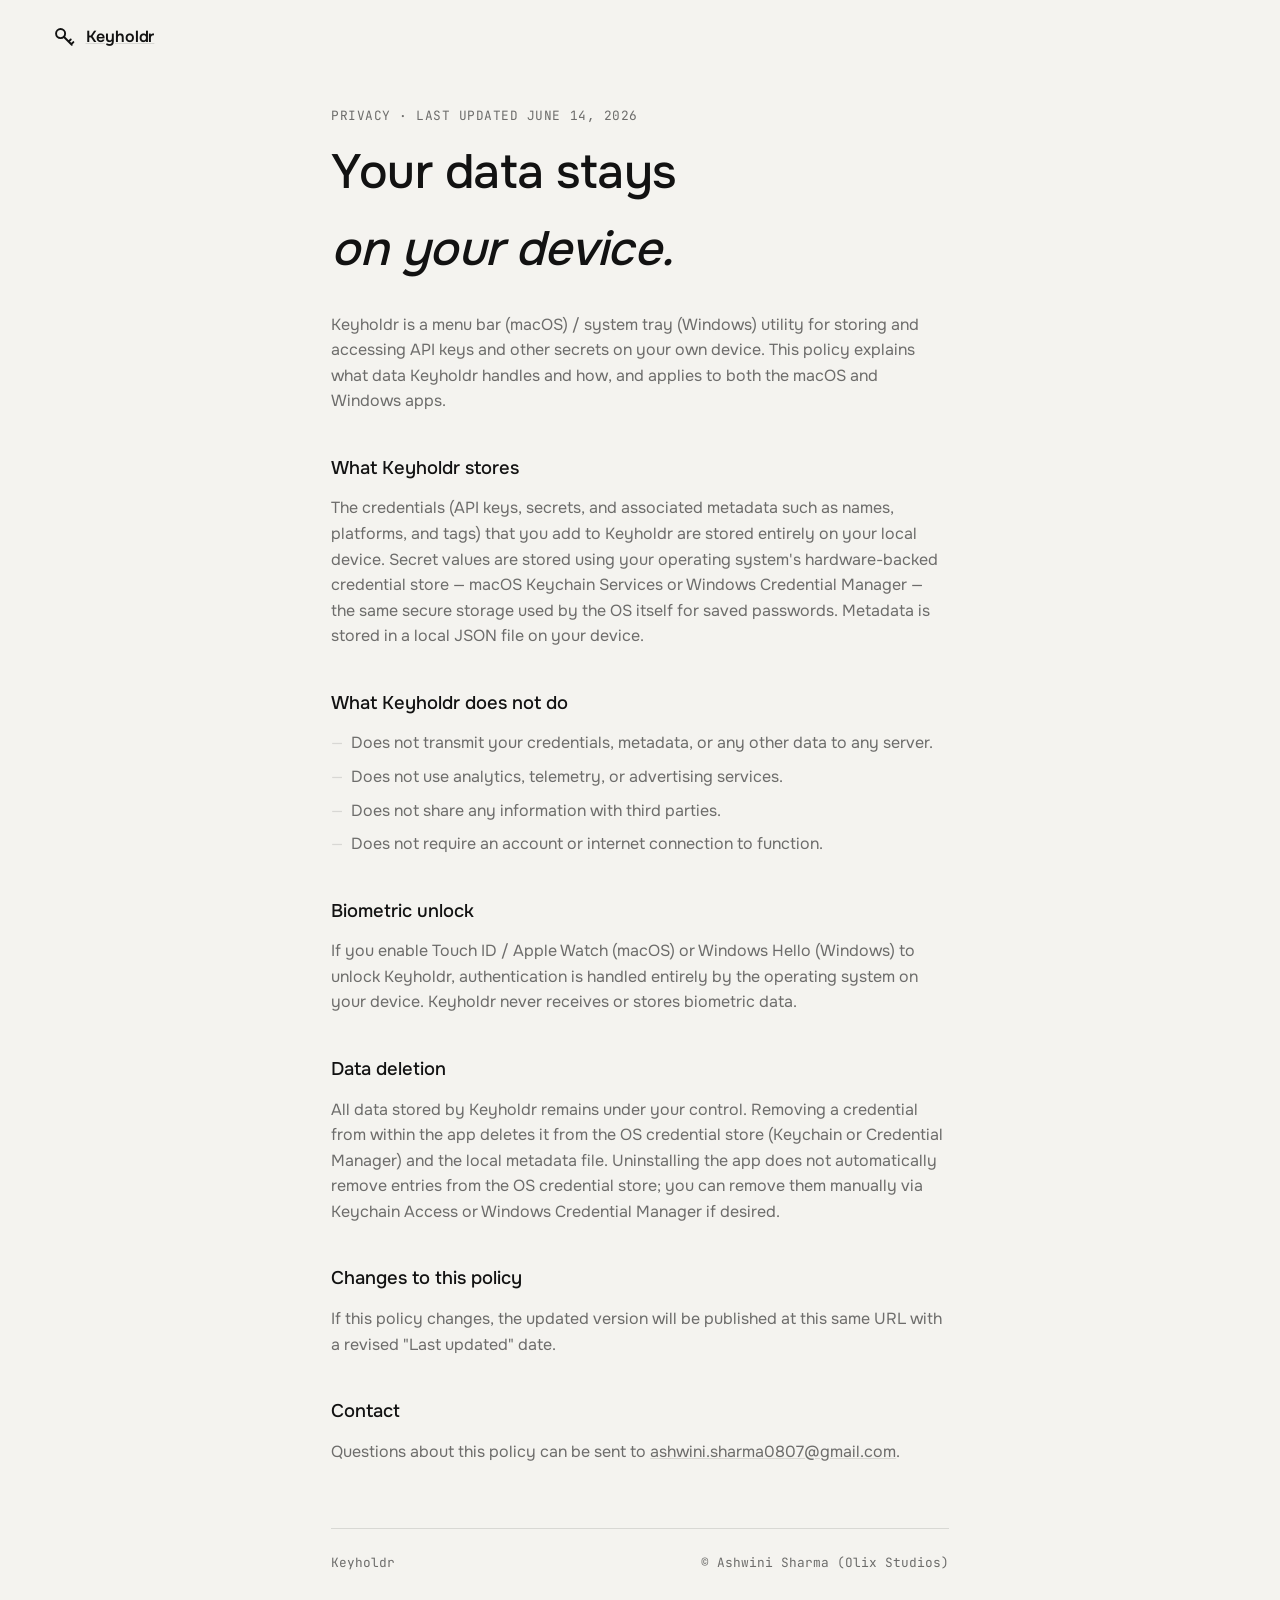
<file: privacy.html>
<!DOCTYPE html>
<html lang="en">
<head>
  <meta charset="UTF-8">
  <meta name="viewport" content="width=device-width, initial-scale=1.0, viewport-fit=cover">
  <title>Keyholdr — Privacy Policy</title>
  <meta name="description" content="Privacy policy for Keyholdr, a native menu bar / system tray vault for API keys on macOS and Windows.">
  <link rel="canonical" href="https://keyholdr.dev/privacy.html">
  <meta name="theme-color" content="#f4f3ef">
  <meta name="robots" content="noindex">

  <link rel="icon" type="image/svg+xml" href="favicon.svg">
  <link rel="icon" type="image/png" sizes="48x48" href="favicon-48.png">
  <link rel="apple-touch-icon" href="apple-touch-icon.png">

  <link rel="preconnect" href="https://fonts.googleapis.com">
  <link rel="preconnect" href="https://fonts.gstatic.com" crossorigin>
  <link href="https://fonts.googleapis.com/css2?family=Onest:wght@400;500;600&family=JetBrains+Mono:wght@400;500&display=swap" rel="stylesheet">

  <meta property="og:type" content="website">
  <meta property="og:site_name" content="Keyholdr">
  <meta property="og:locale" content="en_US">
  <meta property="og:url" content="https://keyholdr.dev/privacy.html">
  <meta property="og:title" content="Keyholdr — Privacy Policy">
  <meta property="og:description" content="Privacy policy for Keyholdr, a native menu bar / system tray vault for API keys on macOS and Windows.">
  <meta property="og:image" content="https://keyholdr.dev/og-image.png">
  <meta property="og:image:width" content="1200">
  <meta property="og:image:height" content="630">
  <meta property="og:image:alt" content="Keyholdr: a native API key manager in the macOS menu bar and the Windows system tray.">

  <meta name="twitter:card" content="summary_large_image">
  <meta name="twitter:title" content="Keyholdr — Privacy Policy">
  <meta name="twitter:description" content="Privacy policy for Keyholdr, a native menu bar / system tray vault for API keys on macOS and Windows.">
  <meta name="twitter:image" content="https://keyholdr.dev/og-image.png">

  <style>
    :root {
      --paper: #f4f3ef;
      --ink: #121212;
      --ink-60: rgba(18, 18, 18, 0.6);
      --ink-12: rgba(18, 18, 18, 0.12);
      --font-sans: "Onest", -apple-system, "Segoe UI", sans-serif;
      --font-mono: "JetBrains Mono", ui-monospace, "SF Mono", monospace;
      --gutter: clamp(1.25rem, 4vw, 4rem);
    }

    * { margin: 0; padding: 0; box-sizing: border-box; }

    body {
      font-family: var(--font-sans);
      background: var(--paper);
      color: var(--ink);
      font-size: 1rem;
      line-height: 1.6;
      font-weight: 400;
      -webkit-font-smoothing: antialiased;
    }

    a { color: inherit; text-decoration: underline; text-decoration-color: var(--ink-12); }
    a:hover { text-decoration-color: var(--ink); }

    header.site-header {
      display: flex;
      align-items: center;
      gap: 0.55rem;
      padding: 1.5rem var(--gutter);
      font-weight: 600;
      letter-spacing: -0.01em;
    }
    .brand-mark {
      width: 1.6rem;
      height: 1.6rem;
    }

    main {
      max-width: 720px;
      margin: 0 auto;
      padding: 2rem var(--gutter) 6rem;
    }

    .eyebrow {
      font-family: var(--font-mono);
      font-size: 0.8rem;
      letter-spacing: 0.04em;
      color: var(--ink-60);
      text-transform: uppercase;
    }

    h1 {
      font-weight: 500;
      font-size: clamp(2rem, 5vw, 3rem);
      letter-spacing: -0.01em;
      margin: 0.5rem 0 1.5rem;
    }

    h2 {
      font-weight: 500;
      font-size: 1.15rem;
      margin: 2.5rem 0 0.75rem;
    }

    p, li {
      color: var(--ink-60);
      max-width: 60ch;
    }

    ul {
      list-style: none;
      display: flex;
      flex-direction: column;
      gap: 0.5rem;
    }
    li {
      padding-left: 1.25rem;
      position: relative;
    }
    li::before {
      content: "—";
      position: absolute;
      left: 0;
      color: var(--ink-12);
    }

    footer {
      margin-top: 4rem;
      padding-top: 1.5rem;
      border-top: 1px solid var(--ink-12);
      font-family: var(--font-mono);
      font-size: 0.8rem;
      color: var(--ink-60);
      display: flex;
      justify-content: space-between;
      flex-wrap: wrap;
      gap: 0.5rem;
    }
  </style>
</head>
<body>
  <header class="site-header">
    <a href="index.html" style="display:inline-flex; align-items:center; gap:0.55rem;">
      <svg class="brand-mark" viewBox="0 0 24 24" fill="none" stroke="currentColor" stroke-width="1.8" stroke-linecap="round" stroke-linejoin="round" aria-hidden="true">
        <circle cx="9" cy="9" r="4.25"/>
        <path d="M12 12l7.5 7.5M16.5 16.5l2-2M19 19l2-2"/>
      </svg>
      <span>Keyholdr</span>
    </a>
  </header>

  <main>
    <p class="eyebrow">Privacy · Last updated June 14, 2026</p>
    <h1>Your data stays<br><em>on your device.</em></h1>

    <p>
      Keyholdr is a menu bar (macOS) / system tray (Windows) utility for
      storing and accessing API keys and other secrets on your own device.
      This policy explains what data Keyholdr handles and how, and applies to
      both the macOS and Windows apps.
    </p>

    <h2>What Keyholdr stores</h2>
    <p>
      The credentials (API keys, secrets, and associated metadata such as
      names, platforms, and tags) that you add to Keyholdr are stored
      entirely on your local device. Secret values are stored using your
      operating system's hardware-backed credential store — macOS Keychain
      Services or Windows Credential Manager — the same secure storage used
      by the OS itself for saved passwords. Metadata is stored in a local
      JSON file on your device.
    </p>

    <h2>What Keyholdr does not do</h2>
    <ul>
      <li>Does not transmit your credentials, metadata, or any other data to any server.</li>
      <li>Does not use analytics, telemetry, or advertising services.</li>
      <li>Does not share any information with third parties.</li>
      <li>Does not require an account or internet connection to function.</li>
    </ul>

    <h2>Biometric unlock</h2>
    <p>
      If you enable Touch ID / Apple Watch (macOS) or Windows Hello (Windows)
      to unlock Keyholdr, authentication is handled entirely by the operating
      system on your device. Keyholdr never receives or stores biometric
      data.
    </p>

    <h2>Data deletion</h2>
    <p>
      All data stored by Keyholdr remains under your control. Removing a
      credential from within the app deletes it from the OS credential store
      (Keychain or Credential Manager) and the local metadata file.
      Uninstalling the app does not automatically remove entries from the OS
      credential store; you can remove them manually via Keychain Access or
      Windows Credential Manager if desired.
    </p>

    <h2>Changes to this policy</h2>
    <p>
      If this policy changes, the updated version will be published at this
      same URL with a revised "Last updated" date.
    </p>

    <h2>Contact</h2>
    <p>
      Questions about this policy can be sent to
      <a href="mailto:ashwini.sharma0807@gmail.com">ashwini.sharma0807@gmail.com</a>.
    </p>

    <footer>
      <span>Keyholdr</span>
      <span>&copy; Ashwini Sharma (Olix Studios)</span>
    </footer>
  </main>
</body>
</html>
</file>
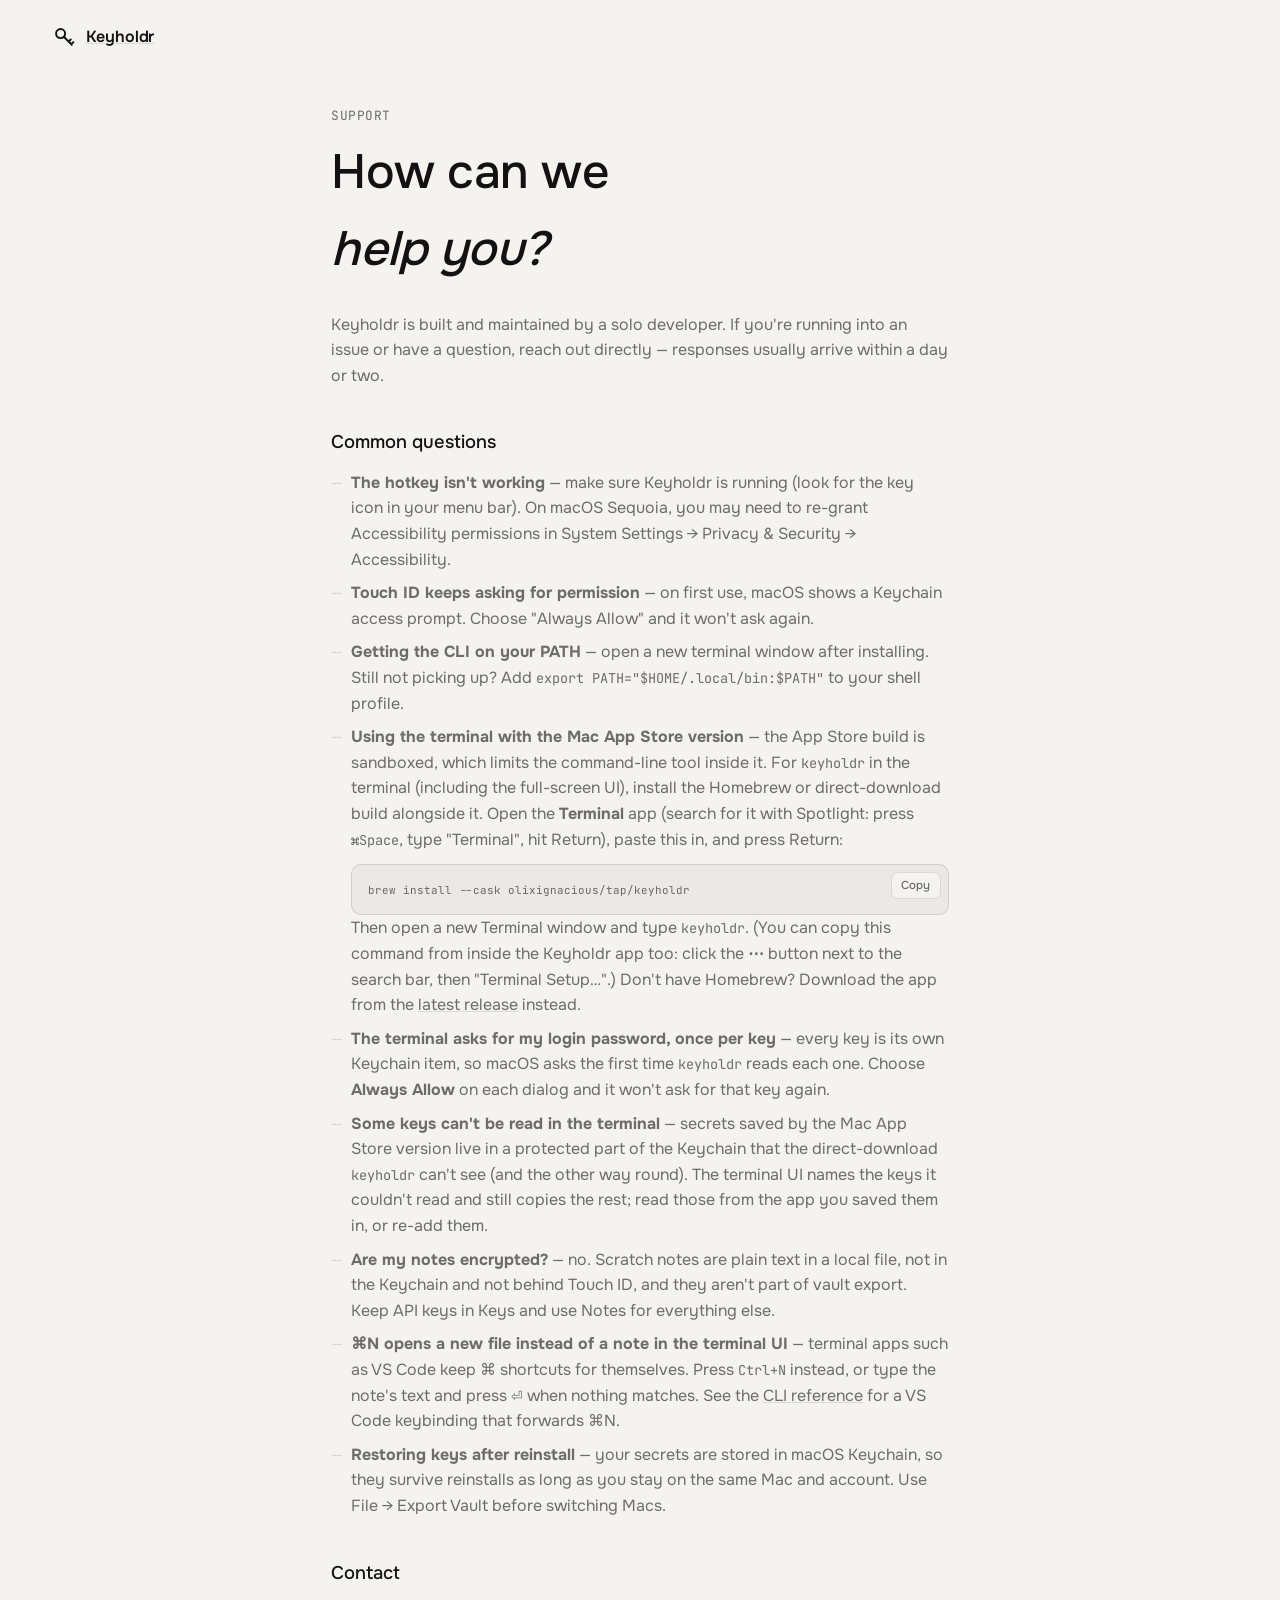
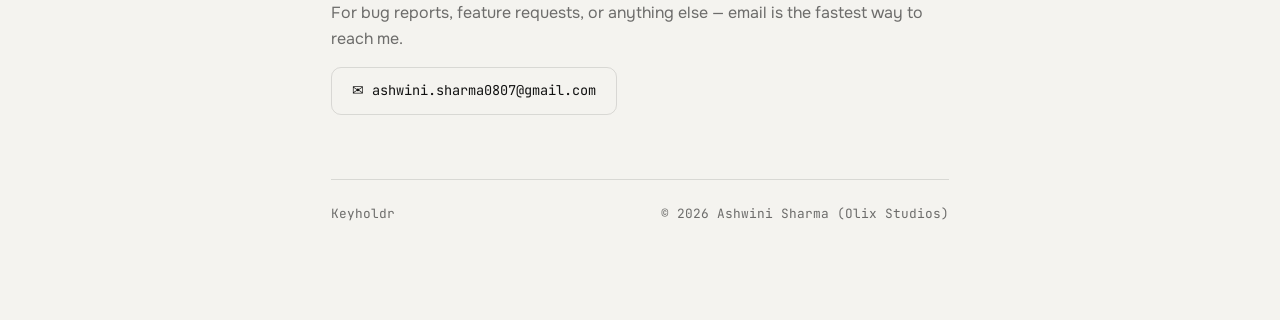
<file: support.html>
<!DOCTYPE html>
<html lang="en">
<head>
  <meta charset="UTF-8">
  <meta name="viewport" content="width=device-width, initial-scale=1.0, viewport-fit=cover">
  <title>Keyholdr support: help with the API key manager</title>
  <meta name="description" content="Get help with Keyholdr, the native API key manager for the Mac menu bar: common fixes, how to reach the developer and where to report a bug.">
  <meta name="robots" content="index, follow, max-image-preview:large, max-snippet:-1, max-video-preview:-1">
  <meta name="google-site-verification" content="bmbmaG-ClR32AH-q8QSu_4joDrpqce-UDMIFxuFgNpc">
  <meta name="msvalidate.01" content="1306FAF1888D8E892ACF355210EEB802">
  <link rel="canonical" href="https://keyholdr.dev/support.html">
  <meta name="theme-color" content="#f4f3ef">

  <link rel="icon" type="image/svg+xml" href="favicon.svg">
  <link rel="icon" type="image/png" sizes="48x48" href="favicon-48.png">
  <link rel="apple-touch-icon" href="apple-touch-icon.png">

  <link rel="preconnect" href="https://fonts.googleapis.com">
  <link rel="preconnect" href="https://fonts.gstatic.com" crossorigin>
  <link href="https://fonts.googleapis.com/css2?family=Onest:wght@400;500;600&family=JetBrains+Mono:wght@400;500&display=swap" rel="stylesheet">

  <meta property="og:type" content="website">
  <meta property="og:site_name" content="Keyholdr">
  <meta property="og:locale" content="en_US">
  <meta property="og:url" content="https://keyholdr.dev/support.html">
  <meta property="og:title" content="Keyholdr support: help with the API key manager">
  <meta property="og:description" content="Get help with Keyholdr, the native API key manager for the Mac menu bar: common fixes, how to reach the developer and where to report a bug.">
  <meta property="og:image" content="https://keyholdr.dev/og-image.png">
  <meta property="og:image:width" content="1200">
  <meta property="og:image:height" content="630">
  <meta property="og:image:alt" content="Keyholdr: a native API key manager in the macOS menu bar.">

  <meta name="twitter:card" content="summary_large_image">
  <meta name="twitter:title" content="Keyholdr support: help with the API key manager">
  <meta name="twitter:description" content="Get help with Keyholdr, the native API key manager for the Mac menu bar: common fixes, how to reach the developer and where to report a bug.">
  <meta name="twitter:image" content="https://keyholdr.dev/og-image.png">

  <script type="application/ld+json">
  {
    "@context": "https://schema.org",
    "@type": "BreadcrumbList",
    "itemListElement": [
      {
        "@type": "ListItem",
        "position": 1,
        "name": "Keyholdr",
        "item": "https://keyholdr.dev/"
      },
      {
        "@type": "ListItem",
        "position": 2,
        "name": "Support",
        "item": "https://keyholdr.dev/support.html"
      }
    ]
  }
  </script>

  <style>
    :root {
      --paper: #f4f3ef;
      --ink: #121212;
      --ink-60: rgba(18, 18, 18, 0.6);
      --ink-12: rgba(18, 18, 18, 0.12);
      --font-sans: "Onest", -apple-system, "Segoe UI", sans-serif;
      --font-mono: "JetBrains Mono", ui-monospace, "SF Mono", monospace;
      --gutter: clamp(1.25rem, 4vw, 4rem);
    }

    * { margin: 0; padding: 0; box-sizing: border-box; }

    body {
      font-family: var(--font-sans);
      background: var(--paper);
      color: var(--ink);
      font-size: 1rem;
      line-height: 1.6;
      font-weight: 400;
      -webkit-font-smoothing: antialiased;
    }

    a { color: inherit; text-decoration: underline; text-decoration-color: var(--ink-12); }
    a:hover { text-decoration-color: var(--ink); }

    header.site-header {
      display: flex;
      align-items: center;
      gap: 0.55rem;
      padding: 1.5rem var(--gutter);
      font-weight: 600;
      letter-spacing: -0.01em;
    }
    .brand-mark {
      width: 1.6rem;
      height: 1.6rem;
    }

    main {
      max-width: 720px;
      margin: 0 auto;
      padding: 2rem var(--gutter) 6rem;
    }

    .eyebrow {
      font-family: var(--font-mono);
      font-size: 0.8rem;
      letter-spacing: 0.04em;
      color: var(--ink-60);
      text-transform: uppercase;
    }

    h1 {
      font-weight: 500;
      font-size: clamp(2rem, 5vw, 3rem);
      letter-spacing: -0.01em;
      margin: 0.5rem 0 1.5rem;
    }

    h2 {
      font-weight: 500;
      font-size: 1.15rem;
      margin: 2.5rem 0 0.75rem;
    }

    p, li {
      color: var(--ink-60);
      max-width: 60ch;
    }

    ul {
      list-style: none;
      display: flex;
      flex-direction: column;
      gap: 0.5rem;
    }
    li {
      padding-left: 1.25rem;
      position: relative;
    }
    li::before {
      content: "—";
      position: absolute;
      left: 0;
      color: var(--ink-12);
    }

    .code-block {
      position: relative;
      margin: 0.75rem 0 0;
      max-width: 60ch;
    }
    li .code-block { margin-left: 0; }
    pre {
      margin: 0;
      padding: 0.9rem 1rem;
      background: rgba(18, 18, 18, 0.04);
      border: 1px solid var(--ink-12);
      border-radius: 10px;
      font-family: var(--font-mono);
      font-size: 0.8rem;
      line-height: 1.6;
      overflow-x: auto;
    }
    code {
      font-family: var(--font-mono);
      font-size: 0.85em;
    }
    .copy-btn {
      position: absolute;
      top: 0.5rem;
      right: 0.5rem;
      padding: 0.3rem 0.6rem;
      background: var(--paper);
      border: 1px solid var(--ink-12);
      border-radius: 6px;
      font-family: var(--font-sans);
      font-size: 0.72rem;
      font-weight: 500;
      color: var(--ink-60);
      cursor: pointer;
      transition: border-color 0.15s, color 0.15s;
    }
    .copy-btn:hover {
      border-color: var(--ink);
      color: var(--ink);
    }
    .copy-btn[data-copied="true"] {
      color: var(--ink);
      border-color: var(--ink);
    }

    .contact-card {
      display: inline-flex;
      align-items: center;
      gap: 0.6rem;
      margin-top: 1rem;
      padding: 0.75rem 1.25rem;
      border: 1px solid var(--ink-12);
      border-radius: 10px;
      font-family: var(--font-mono);
      font-size: 0.85rem;
      text-decoration: none;
      color: var(--ink);
      transition: border-color 0.15s;
    }
    .contact-card:hover {
      border-color: var(--ink);
      text-decoration: none;
    }

    footer {
      margin-top: 4rem;
      padding-top: 1.5rem;
      border-top: 1px solid var(--ink-12);
      font-family: var(--font-mono);
      font-size: 0.8rem;
      color: var(--ink-60);
      display: flex;
      justify-content: space-between;
      flex-wrap: wrap;
      gap: 0.5rem;
    }
  </style>
</head>
<body>
  <header class="site-header">
    <a href="index.html" style="display:inline-flex; align-items:center; gap:0.55rem;">
      <svg class="brand-mark" viewBox="0 0 24 24" fill="none" stroke="currentColor" stroke-width="1.8" stroke-linecap="round" stroke-linejoin="round" aria-hidden="true">
        <circle cx="9" cy="9" r="4.25"/>
        <path d="M12 12l7.5 7.5M16.5 16.5l2-2M19 19l2-2"/>
      </svg>
      <span>Keyholdr</span>
    </a>
  </header>

  <main>
    <p class="eyebrow">Support</p>
    <h1>How can we<br><em>help you?</em></h1>

    <p>
      Keyholdr is built and maintained by a solo developer. If you're running
      into an issue or have a question, reach out directly — responses usually
      arrive within a day or two.
    </p>

    <h2>Common questions</h2>
    <ul>
      <li><strong>The hotkey isn't working</strong> — make sure Keyholdr is running (look for the key icon in your menu bar). On macOS Sequoia, you may need to re-grant Accessibility permissions in System Settings → Privacy &amp; Security → Accessibility.</li>
      <li><strong>Touch ID keeps asking for permission</strong> — on first use, macOS shows a Keychain access prompt. Choose "Always Allow" and it won't ask again.</li>
      <li><strong>Getting the CLI on your PATH</strong> — open a new terminal window after installing. Still not picking up? Add <code>export PATH="$HOME/.local/bin:$PATH"</code> to your shell profile.</li>
      <li>
        <strong>Using the terminal with the Mac App Store version</strong> — the
        App Store build is sandboxed, which limits the command-line tool inside
        it. For <code>keyholdr</code> in the terminal (including the full-screen
        UI), install the Homebrew or direct-download build alongside it. Open
        the <strong>Terminal</strong> app (search for it with Spotlight: press
        <code>⌘Space</code>, type "Terminal", hit Return), paste this in, and
        press Return:
        <div class="code-block">
          <button class="copy-btn" type="button" data-copy-target="cli-setup-cmd">Copy</button>
          <pre><code id="cli-setup-cmd">brew install --cask olixignacious/tap/keyholdr</code></pre>
        </div>
        Then open a new Terminal window and type <code>keyholdr</code>. (You can
        copy this command from inside the Keyholdr app too: click the
        <strong>⋯</strong> button next to the search bar, then "Terminal
        Setup…".) Don't have Homebrew? Download the app from the
        <a href="https://github.com/OlixIgnacious/keyholdr/releases/latest" target="_blank" rel="noopener">latest release</a>
        instead.
      </li>
      <li><strong>The terminal asks for my login password, once per key</strong> — every key is its own Keychain item, so macOS asks the first time <code>keyholdr</code> reads each one. Choose <strong>Always Allow</strong> on each dialog and it won't ask for that key again.</li>
      <li><strong>Some keys can't be read in the terminal</strong> — secrets saved by the Mac App Store version live in a protected part of the Keychain that the direct-download <code>keyholdr</code> can't see (and the other way round). The terminal UI names the keys it couldn't read and still copies the rest; read those from the app you saved them in, or re-add them.</li>
      <li><strong>Are my notes encrypted?</strong> — no. Scratch notes are plain text in a local file, not in the Keychain and not behind Touch ID, and they aren't part of vault export. Keep API keys in Keys and use Notes for everything else.</li>
      <li><strong>⌘N opens a new file instead of a note in the terminal UI</strong> — terminal apps such as VS Code keep ⌘ shortcuts for themselves. Press <code>Ctrl+N</code> instead, or type the note's text and press <code>⏎</code> when nothing matches. See the <a href="docs.html#cli">CLI reference</a> for a VS Code keybinding that forwards ⌘N.</li>
      <li><strong>Restoring keys after reinstall</strong> — your secrets are stored in macOS Keychain, so they survive reinstalls as long as you stay on the same Mac and account. Use File → Export Vault before switching Macs.</li>
    </ul>

    <h2>Contact</h2>
    <p>For bug reports, feature requests, or anything else — email is the fastest way to reach me.</p>

    <a class="contact-card" href="mailto:ashwini.sharma0807@gmail.com">
      ✉ ashwini.sharma0807@gmail.com
    </a>

    <footer>
      <span>Keyholdr</span>
      <span>&copy; 2026 Ashwini Sharma (Olix Studios)</span>
    </footer>
  </main>

  <script>
    document.querySelectorAll('.copy-btn').forEach(function (btn) {
      btn.addEventListener('click', function () {
        var target = document.getElementById(btn.getAttribute('data-copy-target'));
        if (!target) return;
        navigator.clipboard.writeText(target.textContent).then(function () {
          var original = btn.textContent;
          btn.textContent = 'Copied ✓';
          btn.setAttribute('data-copied', 'true');
          setTimeout(function () {
            btn.textContent = original;
            btn.removeAttribute('data-copied');
          }, 1800);
        });
      });
    });
  </script>
</body>
</html>
</file>
<file: index.css>
/* ============================================================
   Keyholdr — minimal, editorial, monochrome
   ============================================================ */

:root {
  --paper: #f4f3ef;
  --paper-soft: #ecebe6;
  --ink: #121212;
  --ink-60: rgba(18, 18, 18, 0.6);
  --ink-40: rgba(18, 18, 18, 0.4);
  --ink-12: rgba(18, 18, 18, 0.12);
  --ink-06: rgba(18, 18, 18, 0.06);

  --coal: #121212;
  --coal-soft: #1a1a1a;
  --bone: #f4f3ef;
  --bone-60: rgba(244, 243, 239, 0.6);
  --bone-40: rgba(244, 243, 239, 0.4);
  --bone-14: rgba(244, 243, 239, 0.14);
  --bone-07: rgba(244, 243, 239, 0.07);

  --font-sans: "Onest", -apple-system, "Segoe UI", sans-serif;
  --font-mono: "JetBrains Mono", ui-monospace, "SF Mono", monospace;

  --gutter: clamp(1.25rem, 4vw, 4rem);
  --ease-out: cubic-bezier(0.22, 1, 0.36, 1);
}

* { margin: 0; padding: 0; box-sizing: border-box; }

html {
  scroll-behavior: smooth;
  -webkit-text-size-adjust: 100%;
}

body {
  font-family: var(--font-sans);
  background: var(--paper);
  color: var(--ink);
  font-size: 1rem;
  line-height: 1.55;
  font-weight: 400;
  -webkit-font-smoothing: antialiased;
  overflow-x: clip;
}

::selection { background: var(--ink); color: var(--paper); }

h1, h2, h3 { font-weight: 500; }
a { color: inherit; text-decoration: none; }
ul { list-style: none; }
em { font-style: normal; }

/* ============ Reveal animations ============ */

.reveal {
  opacity: 0;
  transform: translateY(2rem);
  transition: opacity 0.9s var(--ease-out), transform 0.9s var(--ease-out);
}
.reveal.is-in { opacity: 1; transform: none; }

.line-mask {
  display: block;
  overflow: hidden;
  padding-block: 0.06em; /* keep descenders inside the mask */
  margin-block: -0.06em;
}
.line {
  display: block;
  transform: translateY(110%);
  transition: transform 1.1s var(--ease-out);
}
.is-in .line, .line.is-in { transform: none; }
.line-mask:nth-child(2) .line { transition-delay: 0.08s; }
.line-mask:nth-child(3) .line { transition-delay: 0.16s; }

@media (prefers-reduced-motion: reduce) {
  html { scroll-behavior: auto; }
  .reveal, .line { opacity: 1; transform: none; transition: none; }
  .ticker-track { animation: none !important; }
}

/* ============ Header ============ */

.site-header {
  position: fixed;
  inset: 0 0 auto 0;
  z-index: 100;
  display: flex;
  align-items: center;
  justify-content: space-between;
  gap: 1rem;
  padding: 1.1rem var(--gutter);
  color: var(--ink);
  transition: color 0.45s ease, background-color 0.45s ease;
}
body[data-theme="dark"] .site-header { color: var(--bone); }

.site-header.is-scrolled {
  background: color-mix(in srgb, var(--paper) 82%, transparent);
  -webkit-backdrop-filter: blur(14px);
  backdrop-filter: blur(14px);
}
body[data-theme="dark"] .site-header.is-scrolled {
  background: color-mix(in srgb, var(--coal) 82%, transparent);
}

.brand {
  display: inline-flex;
  align-items: center;
  gap: 0.55rem;
  font-weight: 600;
  letter-spacing: -0.01em;
}
.brand-mark {
  width: 1.6rem;
  height: 1.6rem;
  object-fit: contain;
  transform: translateY(0.27rem);
}

.site-nav {
  display: flex;
  gap: clamp(1rem, 2.5vw, 2.25rem);
  font-size: 0.92rem;
}
.site-nav a {
  opacity: 0.62;
  transition: opacity 0.25s ease;
}
.site-nav a:hover { opacity: 1; }

.header-cta {
  font-size: 0.88rem;
  font-weight: 500;
  padding: 0.45rem 1.05rem;
  border-radius: 999px;
  border: 1px solid currentColor;
  transition: background-color 0.25s ease, color 0.25s ease;
}
.header-cta:hover { background: var(--ink); color: var(--paper); border-color: var(--ink); }
body[data-theme="dark"] .header-cta:hover { background: var(--bone); color: var(--coal); border-color: var(--bone); }

@media (max-width: 720px) {
  .site-nav { display: none; }
}

/* ============ Buttons ============ */

.btn {
  display: inline-flex;
  align-items: center;
  justify-content: center;
  padding: 0.85rem 1.7rem;
  border-radius: 999px;
  font-size: 0.95rem;
  font-weight: 500;
  letter-spacing: 0.01em;
  transition: transform 0.3s var(--ease-out), background-color 0.25s ease, color 0.25s ease, border-color 0.25s ease;
}
.btn:hover { transform: translateY(-2px); }
.btn:active { transform: translateY(0); }

.btn-solid { background: var(--ink); color: var(--paper); }
.btn-solid:hover { background: #000; }
.btn-ghost { border: 1px solid var(--ink-12); color: var(--ink); }
.btn-ghost:hover { border-color: var(--ink); }
.btn-lg { padding: 1.05rem 2.2rem; font-size: 1.05rem; }

.beta-tag {
  font-family: var(--font-mono);
  font-size: 0.58em;
  font-weight: 500;
  letter-spacing: 0.08em;
  text-transform: uppercase;
  margin-left: 0.45em;
  padding: 0.2em 0.55em;
  border: 1px solid currentColor;
  border-radius: 999px;
  opacity: 0.65;
  vertical-align: 0.35em;
  line-height: 1;
}

/* ============ Hero ============ */

.hero {
  min-height: 100svh;
  display: flex;
  flex-direction: column;
  justify-content: flex-end;
  gap: clamp(3rem, 7vh, 6rem);
  padding: clamp(7rem, 16vh, 11rem) var(--gutter) clamp(3rem, 7vh, 5rem);
}

.eyebrow {
  font-family: var(--font-mono);
  font-size: 0.78rem;
  letter-spacing: 0.08em;
  text-transform: uppercase;
  color: var(--ink-60);
  margin-bottom: clamp(1.25rem, 3vh, 2rem);
}

.hero-title {
  font-size: clamp(3.2rem, 10.5vw, 9.5rem);
  line-height: 0.98;
  letter-spacing: -0.045em;
  font-weight: 500;
}
.hero-title .muted { color: var(--ink-40); }

.hero-foot {
  display: flex;
  flex-wrap: wrap;
  align-items: flex-end;
  justify-content: space-between;
  gap: 1.75rem 3rem;
  margin-top: clamp(1.5rem, 4vh, 3rem);
  transition-delay: 0.25s;
}
.hero-sub {
  max-width: 26rem;
  font-size: clamp(1rem, 1.4vw, 1.15rem);
  color: var(--ink-60);
  text-wrap: pretty;
}
.hero-actions { display: flex; flex-wrap: wrap; gap: 0.75rem; }

/* Download menu — a popover, like the product */
.dl-menu { position: relative; display: inline-block; }
.dl-menu > summary { list-style: none; cursor: pointer; user-select: none; }
.dl-menu > summary::-webkit-details-marker { display: none; }
.dl-caret {
  display: inline-block;
  font-size: 0.7em;
  opacity: 0.7;
  margin-left: 0.35em;
  transition: transform 0.2s ease;
}
.dl-menu[open] .dl-caret { transform: rotate(180deg); }
.dl-pop {
  position: absolute;
  top: calc(100% + 0.6rem);
  left: 0;
  min-width: 28rem;
  max-width: min(29rem, calc(100vw - 2rem));
  padding: 0.5rem;
  background: var(--paper);
  border: 1px solid var(--ink-12);
  border-radius: 1rem;
  box-shadow: 0 18px 40px rgba(18, 18, 18, 0.14);
  text-align: left;
  z-index: 50;
}
/* Roll in: the panel sweeps open from its right edge toward the button.
   No fade — the revealed part is at full strength, the sweep is the show. */
.dl-pop {
  transform-origin: top left;
}
.dl-pop.is-rolling {
  animation: dl-roll-in 0.35s cubic-bezier(0.2, 0.8, 0.3, 1);
}
@keyframes dl-roll-in {
  from {
    clip-path: inset(0 0 0 100%);
    transform: translateY(-4px);
  }
  to {
    clip-path: inset(0 0 0 0);
    transform: translateY(0);
  }
}
@media (prefers-reduced-motion: reduce) {
  .dl-pop.is-rolling { animation: none; }
}
.dl-row {
  display: block;
  width: 100%;
  padding: 0.75rem 1.1rem;
  border: 0;
  border-radius: 0.7rem;
  background: none;
  font: inherit;
  color: var(--ink);
  text-decoration: none;
  text-align: left; /* buttons center text by default */
  cursor: pointer;
}
.dl-row:hover { background: var(--ink-06); }
.dl-row + .dl-row { margin-top: 0.15rem; }
.dl-row-title { display: block; font-weight: 500; font-size: 1rem; }
.dl-row-sub {
  display: block;
  margin-top: 0.3rem;
  font-family: var(--font-mono);
  font-size: 0.78rem;
  color: var(--ink-60);
}
.dl-copy-hint {
  font-family: var(--font-mono);
  font-size: 0.7rem;
  letter-spacing: 0.04em;
  color: var(--ink-40);
  margin-left: 0.5rem;
}
/* Right-anchor when the panel would cross the viewport edge (set by JS) */
.dl-pop.is-flipped { left: auto; right: 0; transform-origin: top right; }
/* `translate` (not `transform`) so the centering survives the keyframes */
.cta-actions .dl-pop { left: 50%; translate: -50% 0; transform-origin: top center; }
.cta-actions .dl-pop.is-flipped { left: auto; translate: 0; }

/* ---- Hero demo window ---- */

.hero-demo {
  align-self: center;
  width: min(40rem, 100%);
  transition-delay: 0.35s;
}

.demo-window {
  border: 1px solid var(--ink-12);
  border-radius: 1.25rem;
  overflow: hidden;
  background: linear-gradient(160deg, #fdfdfb, var(--paper-soft));
  box-shadow: 0 40px 80px -40px rgba(18, 18, 18, 0.25);
}

.demo-menubar {
  display: flex;
  align-items: center;
  justify-content: space-between;
  padding: 0.55rem 1rem;
  font-size: 0.8rem;
  font-weight: 500;
  border-bottom: 1px solid var(--ink-06);
  color: var(--ink-60);
}
.demo-menubar-left, .demo-menubar-right {
  display: flex;
  align-items: center;
  gap: 0.6rem;
}
.demo-dot {
  width: 0.55rem;
  height: 0.55rem;
  border-radius: 50%;
  background: var(--ink-12);
}
.demo-tray-key {
  width: 1rem;
  height: 1rem;
  color: var(--ink);
}
#demo-clock { font-variant-numeric: tabular-nums; }

.demo-popover { position: relative; padding: 0.85rem; }

.demo-tabs {
  display: flex;
  gap: 2px;
  padding: 3px;
  margin-bottom: 0.6rem;
  border: 1px solid var(--ink-12);
  border-radius: 999px;
  background: rgba(255, 255, 255, 0.5);
}
.demo-tab {
  flex: 1;
  display: inline-flex;
  align-items: center;
  justify-content: center;
  gap: 0.4rem;
  padding: 0.38rem 0.6rem;
  border: 0;
  border-radius: 999px;
  background: transparent;
  color: var(--ink-60);
  font-family: var(--font-mono);
  font-size: 0.68rem;
  letter-spacing: 0.06em;
  text-transform: uppercase;
  cursor: pointer;
  transition: background-color 0.2s ease, color 0.2s ease, box-shadow 0.2s ease;
}
.demo-tab svg { width: 0.8rem; height: 0.8rem; }
.demo-tab:hover { color: var(--ink); }
.demo-tab[aria-selected="true"] {
  background: rgba(255, 255, 255, 0.92);
  color: var(--ink);
  box-shadow: 0 1px 3px rgba(0, 0, 0, 0.14), 0 0 0 0.5px rgba(0, 0, 0, 0.06);
}
.demo-tab:focus-visible { outline: 2px solid var(--ink); outline-offset: 2px; }
.demo-tab-count { color: var(--ink-40); }

.demo-search {
  display: flex;
  align-items: center;
  gap: 0.55rem;
  padding: 0.55rem 0.8rem;
  border: 1px solid var(--ink-12);
  border-radius: 0.7rem;
  background: rgba(255, 255, 255, 0.6);
}
.demo-search svg { width: 0.9rem; height: 0.9rem; color: var(--ink-40); flex-shrink: 0; }
.demo-search input {
  border: 0;
  outline: 0;
  background: transparent;
  font: inherit;
  font-size: 0.9rem;
  width: 100%;
  color: var(--ink);
}
.demo-search input::placeholder { color: var(--ink-40); }

.demo-list { margin-top: 0.6rem; display: flex; flex-direction: column; gap: 0.25rem; }

.demo-row {
  display: flex;
  align-items: center;
  gap: 0.8rem;
  width: 100%;
  padding: 0.6rem 0.7rem;
  border: 0;
  border-radius: 0.7rem;
  background: transparent;
  font: inherit;
  text-align: left;
  cursor: pointer;
  color: var(--ink);
  transition: background-color 0.2s ease;
}
.demo-row:hover { background: var(--ink-06); }

.demo-row-icon {
  display: grid;
  place-items: center;
  width: 2.1rem;
  height: 2.1rem;
  border-radius: 0.6rem;
  background: var(--ink);
  color: var(--paper);
  font-family: var(--font-mono);
  font-size: 0.78rem;
  font-weight: 500;
  flex-shrink: 0;
}
.demo-row-meta { min-width: 0; flex: 1; }
.demo-row-meta strong { display: block; font-size: 0.9rem; font-weight: 500; }
.demo-row-meta span {
  display: block;
  font-family: var(--font-mono);
  font-size: 0.72rem;
  color: var(--ink-40);
  white-space: nowrap;
  overflow: hidden;
  text-overflow: ellipsis;
}
.demo-row-action {
  font-family: var(--font-mono);
  font-size: 0.7rem;
  letter-spacing: 0.05em;
  text-transform: uppercase;
  color: var(--ink-40);
  flex-shrink: 0;
  transition: color 0.2s ease;
}
.demo-row:hover .demo-row-action { color: var(--ink); }
.demo-row.is-copied .demo-row-action { color: var(--ink); }

.demo-empty {
  padding: 1.6rem 0.7rem;
  text-align: center;
  font-size: 0.85rem;
  color: var(--ink-40);
}

.demo-footer {
  display: flex;
  align-items: center;
  justify-content: space-between;
  margin-top: 0.65rem;
  padding: 0.65rem 0.7rem 0.1rem;
  border-top: 1px solid var(--ink-06);
  font-family: var(--font-mono);
  font-size: 0.7rem;
  letter-spacing: 0.04em;
  color: var(--ink-40);
}
.demo-lock { display: inline-flex; align-items: center; gap: 0.4rem; }
.demo-lock svg { width: 0.8rem; height: 0.8rem; }

/* biometric overlay */
.demo-bio {
  position: absolute;
  inset: 0;
  display: flex;
  flex-direction: column;
  align-items: center;
  justify-content: center;
  gap: 0.8rem;
  background: color-mix(in srgb, var(--paper) 88%, transparent);
  -webkit-backdrop-filter: blur(10px);
  backdrop-filter: blur(10px);
  opacity: 0;
  pointer-events: none;
  transition: opacity 0.3s ease;
}
.demo-bio.is-active { opacity: 1; }
.demo-bio-print { width: 3.4rem; height: 3.4rem; color: var(--ink); }
.demo-bio.is-active .demo-bio-print path {
  stroke-dasharray: 60;
  stroke-dashoffset: 60;
  animation: print-draw 0.9s var(--ease-out) forwards;
}
@keyframes print-draw { to { stroke-dashoffset: 0; } }
#demo-bio-text {
  font-family: var(--font-mono);
  font-size: 0.75rem;
  letter-spacing: 0.08em;
  text-transform: uppercase;
}

.demo-hint {
  margin-top: 1rem;
  text-align: center;
  font-family: var(--font-mono);
  font-size: 0.72rem;
  letter-spacing: 0.06em;
  text-transform: uppercase;
  color: var(--ink-40);
}

/* ============ Ticker ============ */

.ticker {
  overflow: hidden;
  border-block: 1px solid var(--ink-12);
  padding: 1.1rem 0;
  background: var(--paper);
}
.ticker-track {
  display: flex;
  align-items: center;
  gap: 2.5rem;
  width: max-content;
  white-space: nowrap;
  font-size: 0.95rem;
  font-weight: 500;
  letter-spacing: 0.02em;
  text-transform: uppercase;
  animation: ticker-scroll 28s linear infinite;
}
.ticker-track i { font-style: normal; color: var(--ink-40); }
@keyframes ticker-scroll {
  to { transform: translateX(-50%); }
}

/* ============ Sections ============ */

.section {
  padding: clamp(6rem, 14vh, 11rem) var(--gutter);
  display: grid;
  grid-template-columns: minmax(0, 5fr) minmax(0, 7fr);
  gap: clamp(2.5rem, 6vw, 6rem);
  background: var(--paper);
  color: var(--ink);
}
@media (max-width: 900px) {
  .section { grid-template-columns: 1fr; }
}

.section-head { position: relative; }
.section-head .index {
  display: block;
  font-family: var(--font-mono);
  font-size: 0.8rem;
  color: var(--ink-40);
  margin-bottom: 1.25rem;
}
.section-head h2 {
  font-size: clamp(2.2rem, 4.6vw, 4rem);
  line-height: 1.04;
  letter-spacing: -0.035em;
  position: sticky;
  top: 7rem;
}
.section-head h2 em { color: var(--ink-40); }

.lede {
  font-size: clamp(1.1rem, 1.7vw, 1.4rem);
  line-height: 1.5;
  color: var(--ink-60);
  max-width: 36rem;
  text-wrap: pretty;
}

/* feature grid (01) */
.feature-grid {
  display: grid;
  grid-template-columns: repeat(2, minmax(0, 1fr));
  gap: 1px;
  margin-top: clamp(2.5rem, 6vh, 4.5rem);
  background: var(--ink-12);
  border: 1px solid var(--ink-12);
  border-radius: 1.25rem;
  overflow: hidden;
}
@media (max-width: 600px) {
  .feature-grid { grid-template-columns: 1fr; }
}
.feature {
  background: var(--paper);
  padding: clamp(1.5rem, 3vw, 2.25rem);
  transition: background-color 0.3s ease;
}
.feature:hover { background: var(--paper-soft); }
.feature-no {
  font-family: var(--font-mono);
  font-size: 0.75rem;
  color: var(--ink-40);
}
.feature h3 {
  font-size: 1.2rem;
  letter-spacing: -0.01em;
  margin: 1.6rem 0 0.5rem;
}
.feature p { font-size: 0.95rem; color: var(--ink-60); }

/* FAQ (04) */
#faq { border-top: 1px solid var(--ink-12); }
.faq { border-top: 1px solid var(--ink-12); }
.faq-item { border-bottom: 1px solid var(--ink-12); }
.faq-item summary {
  display: flex;
  align-items: center;
  justify-content: space-between;
  gap: 1.5rem;
  padding: 1.4rem 0;
  list-style: none;
  cursor: pointer;
}
.faq-item summary::-webkit-details-marker { display: none; }
.faq-item summary:focus-visible { outline: 2px solid var(--ink); outline-offset: 4px; border-radius: 4px; }
.faq-item h3 {
  font-size: clamp(1.1rem, 1.6vw, 1.3rem);
  font-weight: 500;
  letter-spacing: -0.015em;
  line-height: 1.35;
}
.faq-mark {
  position: relative;
  flex-shrink: 0;
  width: 0.9rem;
  height: 0.9rem;
}
.faq-mark::before,
.faq-mark::after {
  content: "";
  position: absolute;
  inset: 50% 0 auto;
  height: 1.5px;
  margin-top: -0.75px;
  background: var(--ink-60);
  transition: transform 0.3s var(--ease-out);
}
.faq-mark::after { transform: rotate(90deg); }
.faq-item[open] .faq-mark::after { transform: rotate(0deg); }
.faq-item p {
  padding: 0 2.5rem 1.6rem 0;
  color: var(--ink-60);
  max-width: 38rem;
  text-wrap: pretty;
}
.faq-item p a { border-bottom: 1px solid var(--ink-40); }
.faq-item p a:hover { border-color: var(--ink); }
.faq-item code {
  font-family: var(--font-mono);
  font-size: 0.85em;
  background: var(--ink-06);
  border-radius: 4px;
  padding: 0.05em 0.3em;
  overflow-wrap: anywhere;
}
@media (max-width: 600px) {
  .faq-item p { padding-right: 0; }
}

/* ============ Dark sections ============ */

.section-dark {
  background: var(--coal);
  color: var(--bone);
}
.section-dark ::selection { background: var(--bone); color: var(--coal); }
.section-dark .section-head .index { color: var(--bone-40); }
.section-dark .section-head h2 em { color: var(--bone-40); }
.section-dark .lede { color: var(--bone-60); }

#security { border-radius: 2rem 2rem 0 0; padding-bottom: clamp(3rem, 7vh, 5rem); }
#specs { padding-top: clamp(3rem, 7vh, 5rem); border-radius: 0 0 2rem 2rem; }

/* ledger rows (02) */
.ledger { margin-top: clamp(2.5rem, 6vh, 4.5rem); }
.ledger-row {
  display: grid;
  grid-template-columns: 3.5rem 1fr;
  grid-template-areas: "no title" "no body" "no link";
  padding: 1.75rem 0;
  border-top: 1px solid var(--bone-14);
}
.ledger-row:last-child { border-bottom: 1px solid var(--bone-14); }
.ledger-no {
  grid-area: no;
  font-family: var(--font-mono);
  font-size: 0.75rem;
  color: var(--bone-40);
  padding-top: 0.35rem;
}
.ledger-row h3 {
  grid-area: title;
  font-size: clamp(1.25rem, 2vw, 1.6rem);
  letter-spacing: -0.02em;
}
.ledger-row p {
  grid-area: body;
  margin-top: 0.5rem;
  color: var(--bone-60);
  max-width: 34rem;
}
.ledger-links {
  grid-area: link;
  display: flex;
  flex-wrap: wrap;
  gap: 1.25rem;
  margin-top: 0.9rem;
}
.ledger-link {
  font-size: 0.9rem;
  font-weight: 500;
  border-bottom: 1px solid var(--bone-40);
  padding-bottom: 0.1rem;
  transition: border-color 0.25s ease;
}
.ledger-link:hover { border-color: var(--bone); }

/* specs table (03) */
.specs {
  border: 1px solid var(--bone-14);
  border-radius: 1.25rem;
  overflow: hidden;
}
.specs-row {
  display: grid;
  /* Windows column hidden until testing completes — was: minmax(5.5rem, 1fr) 2fr 2fr */
  grid-template-columns: minmax(5.5rem, 1fr) 4fr;
  gap: 1rem;
  padding: 1.1rem clamp(1rem, 2.5vw, 1.75rem);
  font-size: 0.95rem;
  border-top: 1px solid var(--bone-07);
}
.specs-row:first-child { border-top: 0; }
.specs-row > span:first-child {
  font-family: var(--font-mono);
  font-size: 0.75rem;
  text-transform: uppercase;
  letter-spacing: 0.06em;
  color: var(--bone-40);
  padding-top: 0.15rem;
}
.specs-head {
  background: var(--bone-07);
  font-weight: 500;
}
.specs-head > span { font-family: var(--font-sans) !important; font-size: 0.95rem !important; text-transform: none !important; color: var(--bone) !important; letter-spacing: 0 !important; }
@media (max-width: 600px) {
  .specs-row { grid-template-columns: 1fr; gap: 0.2rem; padding-block: 0.9rem; }
  .specs-head { display: none; }
  /* Windows column hidden until testing completes — restore with the column:
  .specs-row > span:nth-child(2)::before { content: "macOS — "; color: var(--bone-40); }
  .specs-row > span:nth-child(3)::before { content: "Windows — "; color: var(--bone-40); }
  */
}

/* ============ CTA ============ */

.cta {
  background: var(--paper);
  padding: clamp(7rem, 18vh, 13rem) var(--gutter);
  text-align: center;
}
.cta-title {
  font-size: clamp(3.5rem, 12vw, 11rem);
  line-height: 0.96;
  letter-spacing: -0.045em;
  font-weight: 500;
}
.cta-title em { color: var(--ink-40); }
.cta-dot {
  display: inline-block;
  width: 0.3em;
  height: 0.3em;
  margin-left: 0.05em;
  object-fit: contain;
  vertical-align: baseline;
  transform: translateY(0.164em);
}
.cta-actions {
  display: flex;
  flex-wrap: wrap;
  justify-content: center;
  gap: 0.85rem;
  margin-top: clamp(2.5rem, 6vh, 4rem);
}
.cta-note {
  margin-top: 1.5rem;
  font-family: var(--font-mono);
  font-size: 0.78rem;
  letter-spacing: 0.06em;
  text-transform: uppercase;
  color: var(--ink-40);
}

/* ============ Docs page ============ */

.docs {
  padding: clamp(6.5rem, 13vh, 8.5rem) var(--gutter) 0;
}
.docs-shell {
  display: grid;
  grid-template-columns: 13rem 1fr;
  gap: clamp(2rem, 5vw, 5rem);
  max-width: 74rem;
  margin: 0 auto;
  padding-bottom: clamp(5rem, 10vh, 8rem);
}
.docs-nav {
  display: flex;
  flex-direction: column;
  gap: 0.6rem;
  position: sticky;
  top: 6.5rem;
  align-self: start;
  font-size: 0.9rem;
}
.docs-nav a { color: var(--ink-60); padding: 0.15rem 0; transition: color 0.2s ease; }
.docs-nav a:hover, .docs-nav a.is-active { color: var(--ink); }

.docs-content { min-width: 0; }
.docs-intro {
  padding-bottom: clamp(2.5rem, 6vh, 4rem);
}
.docs-intro .eyebrow { margin-bottom: 1rem; }
.docs-intro h1 {
  font-size: clamp(2.6rem, 6vw, 4.5rem);
  letter-spacing: -0.04em;
  line-height: 1.04;
  margin-bottom: 1rem;
}
.docs-intro .lede { max-width: 40rem; }

.docs-section {
  padding-block: clamp(2.5rem, 6vh, 4rem);
  border-top: 1px solid var(--ink-12);
}
.docs-section h2 {
  font-size: clamp(1.7rem, 3vw, 2.5rem);
  letter-spacing: -0.03em;
  margin-bottom: 1rem;
}
.docs-section h3 {
  font-size: 1.2rem;
  letter-spacing: -0.01em;
  margin: 2rem 0 0.75rem;
}
.docs-section h3:first-of-type { margin-top: 1.5rem; }
.docs-section p, .docs-section li { color: var(--ink-60); font-size: 0.98rem; }
.docs-section p { margin-bottom: 1rem; max-width: 42rem; }
.docs-section ul, .docs-section ol { margin: 0 0 1rem 1.2rem; }
.docs-section ul { list-style: disc; }
.docs-section ol { list-style: decimal; }
.docs-section li { margin-bottom: 0.35rem; }
.docs-section strong { color: var(--ink); font-weight: 600; }

.docs-section code {
  font-family: var(--font-mono);
  font-size: 0.85em;
  background: var(--ink-06);
  padding: 0.15em 0.4em;
  border-radius: 0.35em;
}
.docs-section pre {
  font-family: var(--font-mono);
  font-size: 0.83rem;
  line-height: 1.65;
  background: var(--coal);
  color: var(--bone-60);
  padding: 1.1rem 1.3rem;
  border-radius: 0.85rem;
  overflow-x: auto;
  margin-bottom: 1.25rem;
}
.docs-section pre code {
  background: none;
  padding: 0;
  color: var(--bone);
  font-size: 1em;
}
.docs-section pre .c { color: var(--bone-40); }

.docs-section .code-block { position: relative; }
.docs-section .code-block pre { margin-bottom: 0; }
.docs-section .code-block + p,
.docs-section .code-block + pre { margin-top: 1.25rem; }
.docs-section .copy-btn {
  position: absolute;
  top: 0.6rem;
  right: 0.6rem;
  padding: 0.3rem 0.65rem;
  background: var(--coal-soft);
  border: 1px solid var(--bone-14);
  border-radius: 6px;
  font-family: var(--font-sans);
  font-size: 0.72rem;
  font-weight: 500;
  color: var(--bone-60);
  cursor: pointer;
  transition: border-color 0.15s, color 0.15s;
}
.docs-section .copy-btn:hover { border-color: var(--bone-60); color: var(--bone); }
.docs-section .copy-btn[data-copied="true"] { border-color: var(--bone-60); color: var(--bone); }

.docs-table-wrap { overflow-x: auto; margin-bottom: 1.5rem; }
.docs-table {
  width: 100%;
  min-width: 28rem;
  border-collapse: collapse;
  font-size: 0.92rem;
}
.docs-table th, .docs-table td {
  text-align: left;
  padding: 0.65rem 1rem;
  border-bottom: 1px solid var(--ink-12);
  vertical-align: top;
}
.docs-table th {
  font-family: var(--font-mono);
  font-size: 0.7rem;
  text-transform: uppercase;
  letter-spacing: 0.06em;
  color: var(--ink-40);
  font-weight: 500;
}
.docs-table td:first-child {
  font-family: var(--font-mono);
  font-size: 0.85em;
  white-space: nowrap;
  color: var(--ink);
}

@media (max-width: 860px) {
  .docs-shell { grid-template-columns: 1fr; }
  .docs-nav {
    position: static;
    flex-direction: row;
    flex-wrap: wrap;
    gap: 0.85rem 1.5rem;
    padding-bottom: 1.5rem;
    margin-bottom: 0.5rem;
    border-bottom: 1px solid var(--ink-12);
  }
}

/* ============ Footer ============ */

.footer {
  background: var(--coal);
  color: var(--bone);
  padding: clamp(4rem, 9vh, 7rem) var(--gutter) 0;
  overflow: hidden;
}
.footer ::selection { background: var(--bone); color: var(--coal); }

.footer-top {
  display: flex;
  flex-wrap: wrap;
  gap: 3rem clamp(3rem, 8vw, 7rem);
  padding-bottom: clamp(3rem, 7vh, 5rem);
}
.footer-col { display: flex; flex-direction: column; gap: 0.55rem; font-size: 0.95rem; }
.footer-label {
  font-family: var(--font-mono);
  font-size: 0.72rem;
  letter-spacing: 0.08em;
  text-transform: uppercase;
  color: var(--bone-40);
  margin-bottom: 0.35rem;
}
.footer-col a { color: var(--bone-60); transition: color 0.25s ease; }
.footer-col a:hover { color: var(--bone); }
.footer-note {
  margin-left: auto;
  font-size: 0.9rem;
  color: var(--bone-40);
  text-align: right;
}
@media (max-width: 720px) {
  .footer-note { margin-left: 0; text-align: left; }
}

.footer-wordmark {
  font-size: clamp(4rem, 17.5vw, 17rem);
  font-weight: 600;
  letter-spacing: -0.05em;
  line-height: 0.78;
  text-align: center;
  color: var(--bone-14);
  user-select: none;
  transform: translateY(0.08em);
}
</file>
<file: blog/blog.css>
/* Shared styles for the blog index and posts. Same tokens as support.html. */
:root {
  --paper: #f4f3ef;
  --ink: #121212;
  --ink-80: rgba(18, 18, 18, 0.8);
  --ink-60: rgba(18, 18, 18, 0.6);
  --ink-12: rgba(18, 18, 18, 0.12);
  --ink-04: rgba(18, 18, 18, 0.04);
  --font-sans: "Onest", -apple-system, "Segoe UI", sans-serif;
  --font-mono: "JetBrains Mono", ui-monospace, "SF Mono", monospace;
  --gutter: clamp(1.25rem, 4vw, 4rem);
}

* { margin: 0; padding: 0; box-sizing: border-box; }

body {
  font-family: var(--font-sans);
  background: var(--paper);
  color: var(--ink);
  font-size: 1.0625rem;
  line-height: 1.7;
  -webkit-font-smoothing: antialiased;
}

a { color: inherit; text-decoration: underline; text-decoration-color: var(--ink-12); text-underline-offset: 0.15em; }
a:hover { text-decoration-color: var(--ink); }

/* Header */
.site-header {
  display: flex;
  align-items: center;
  justify-content: space-between;
  gap: 1rem;
  padding: 1.5rem var(--gutter);
}
.brand {
  display: inline-flex;
  align-items: center;
  gap: 0.55rem;
  font-weight: 600;
  letter-spacing: -0.01em;
  text-decoration: none;
}
.brand-mark { width: 1.6rem; height: 1.6rem; }
.site-nav { display: flex; gap: 1.25rem; font-size: 0.9rem; }
.site-nav a { text-decoration: none; opacity: 0.6; }
.site-nav a:hover, .site-nav a[aria-current="page"] { opacity: 1; }

main {
  max-width: 780px;
  margin: 0 auto;
  padding: 2rem var(--gutter) 6rem;
}

.eyebrow {
  font-family: var(--font-mono);
  font-size: 0.8rem;
  letter-spacing: 0.04em;
  color: var(--ink-60);
  text-transform: uppercase;
}
.eyebrow a { text-decoration: none; }

h1 {
  font-weight: 500;
  font-size: clamp(2rem, 5vw, 2.75rem);
  line-height: 1.15;
  letter-spacing: -0.015em;
  margin: 0.5rem 0 1rem;
  text-wrap: balance;
}
.lede { font-size: 1.15rem; color: var(--ink-80); }

/* Blog index */
.post-list { list-style: none; margin-top: 2.5rem; border-top: 1px solid var(--ink-12); }
.post-list li { border-bottom: 1px solid var(--ink-12); }
.post-list a { display: block; padding: 1.5rem 0; text-decoration: none; }
.post-list a:hover h2 { text-decoration: underline; text-decoration-color: var(--ink); }
.post-list time { font-family: var(--font-mono); font-size: 0.78rem; color: var(--ink-60); }
.post-list h2 { font-weight: 500; font-size: 1.3rem; line-height: 1.3; margin: 0.25rem 0 0.4rem; }
.post-list p { color: var(--ink-60); font-size: 0.98rem; }

/* Article */
.byline {
  margin-top: 1.25rem;
  font-family: var(--font-mono);
  font-size: 0.8rem;
  color: var(--ink-60);
}
article h2 {
  font-weight: 500;
  font-size: 1.45rem;
  line-height: 1.3;
  letter-spacing: -0.01em;
  margin: 3rem 0 0.75rem;
}
article h3 { font-weight: 600; font-size: 1.05rem; margin: 2rem 0 0.5rem; }
article p, article li { color: var(--ink-80); }
article p + p { margin-top: 1rem; }
article ul, article ol { margin: 1rem 0 0 1.25rem; display: flex; flex-direction: column; gap: 0.5rem; }
article strong { color: var(--ink); font-weight: 600; }

.answer {
  margin: 2rem 0 0;
  padding: 1.25rem 1.5rem;
  border: 1px solid var(--ink-12);
  border-radius: 12px;
  background: var(--ink-04);
}
.answer p { color: var(--ink); }

code { font-family: var(--font-mono); font-size: 0.85em; }
:not(pre) > code { background: var(--ink-04); border: 1px solid var(--ink-12); border-radius: 5px; padding: 0.05em 0.35em; }
.code-block { position: relative; margin: 1rem 0 0; }
.code-block + p { margin-top: 1.25rem; }
pre {
  padding: 1rem 1.1rem;
  background: var(--ink-04);
  border: 1px solid var(--ink-12);
  border-radius: 10px;
  font-size: 0.95rem;
  line-height: 1.6;
  overflow-x: auto;
}
pre .c { color: var(--ink-60); }
.copy-btn {
  position: absolute;
  top: 0.5rem;
  right: 0.5rem;
  padding: 0.3rem 0.6rem;
  background: var(--paper);
  border: 1px solid var(--ink-12);
  border-radius: 6px;
  font-family: var(--font-sans);
  font-size: 0.72rem;
  font-weight: 500;
  color: var(--ink-60);
  cursor: pointer;
}
.copy-btn:hover, .copy-btn[data-copied="true"] { border-color: var(--ink); color: var(--ink); }

.table-wrap { overflow-x: auto; margin-top: 1rem; }
/* A wide table may extend past the text column, centred on the page, up to 1120px. */
.table-wrap.wide {
  width: min(1120px, calc(100vw - 2 * var(--gutter)));
  position: relative;
  left: 50%;
  transform: translateX(-50%);
}
.table-wrap.wide table { min-width: 940px; }
table { border-collapse: collapse; width: 100%; font-size: 0.92rem; }
th, td { text-align: left; padding: 0.6rem 0.75rem 0.6rem 0; border-bottom: 1px solid var(--ink-12); vertical-align: top; }
th { font-family: var(--font-mono); font-size: 0.75rem; letter-spacing: 0.04em; text-transform: uppercase; color: var(--ink-60); font-weight: 500; }
td { color: var(--ink-80); }

.cta {
  margin-top: 3rem;
  padding: 1.5rem;
  border: 1px solid var(--ink);
  border-radius: 12px;
}
.cta p { color: var(--ink); }
.cta-links { display: flex; flex-wrap: wrap; gap: 0.75rem; margin-top: 1rem; }
.button {
  display: inline-block;
  padding: 0.6rem 1.1rem;
  border-radius: 999px;
  border: 1px solid var(--ink);
  font-size: 0.9rem;
  font-weight: 500;
  text-decoration: none;
}
.button.primary { background: var(--ink); color: var(--paper); }

footer {
  margin-top: 4rem;
  padding-top: 1.5rem;
  border-top: 1px solid var(--ink-12);
  font-family: var(--font-mono);
  font-size: 0.8rem;
  color: var(--ink-60);
  display: flex;
  justify-content: space-between;
  flex-wrap: wrap;
  gap: 0.5rem;
}
footer nav { display: flex; gap: 1rem; flex-wrap: wrap; }

@media (max-width: 560px) {
  .site-nav { gap: 0.9rem; font-size: 0.85rem; }
  pre { font-size: 0.85rem; padding-top: 2.6rem; } /* room for the Copy button */
}
</file>
